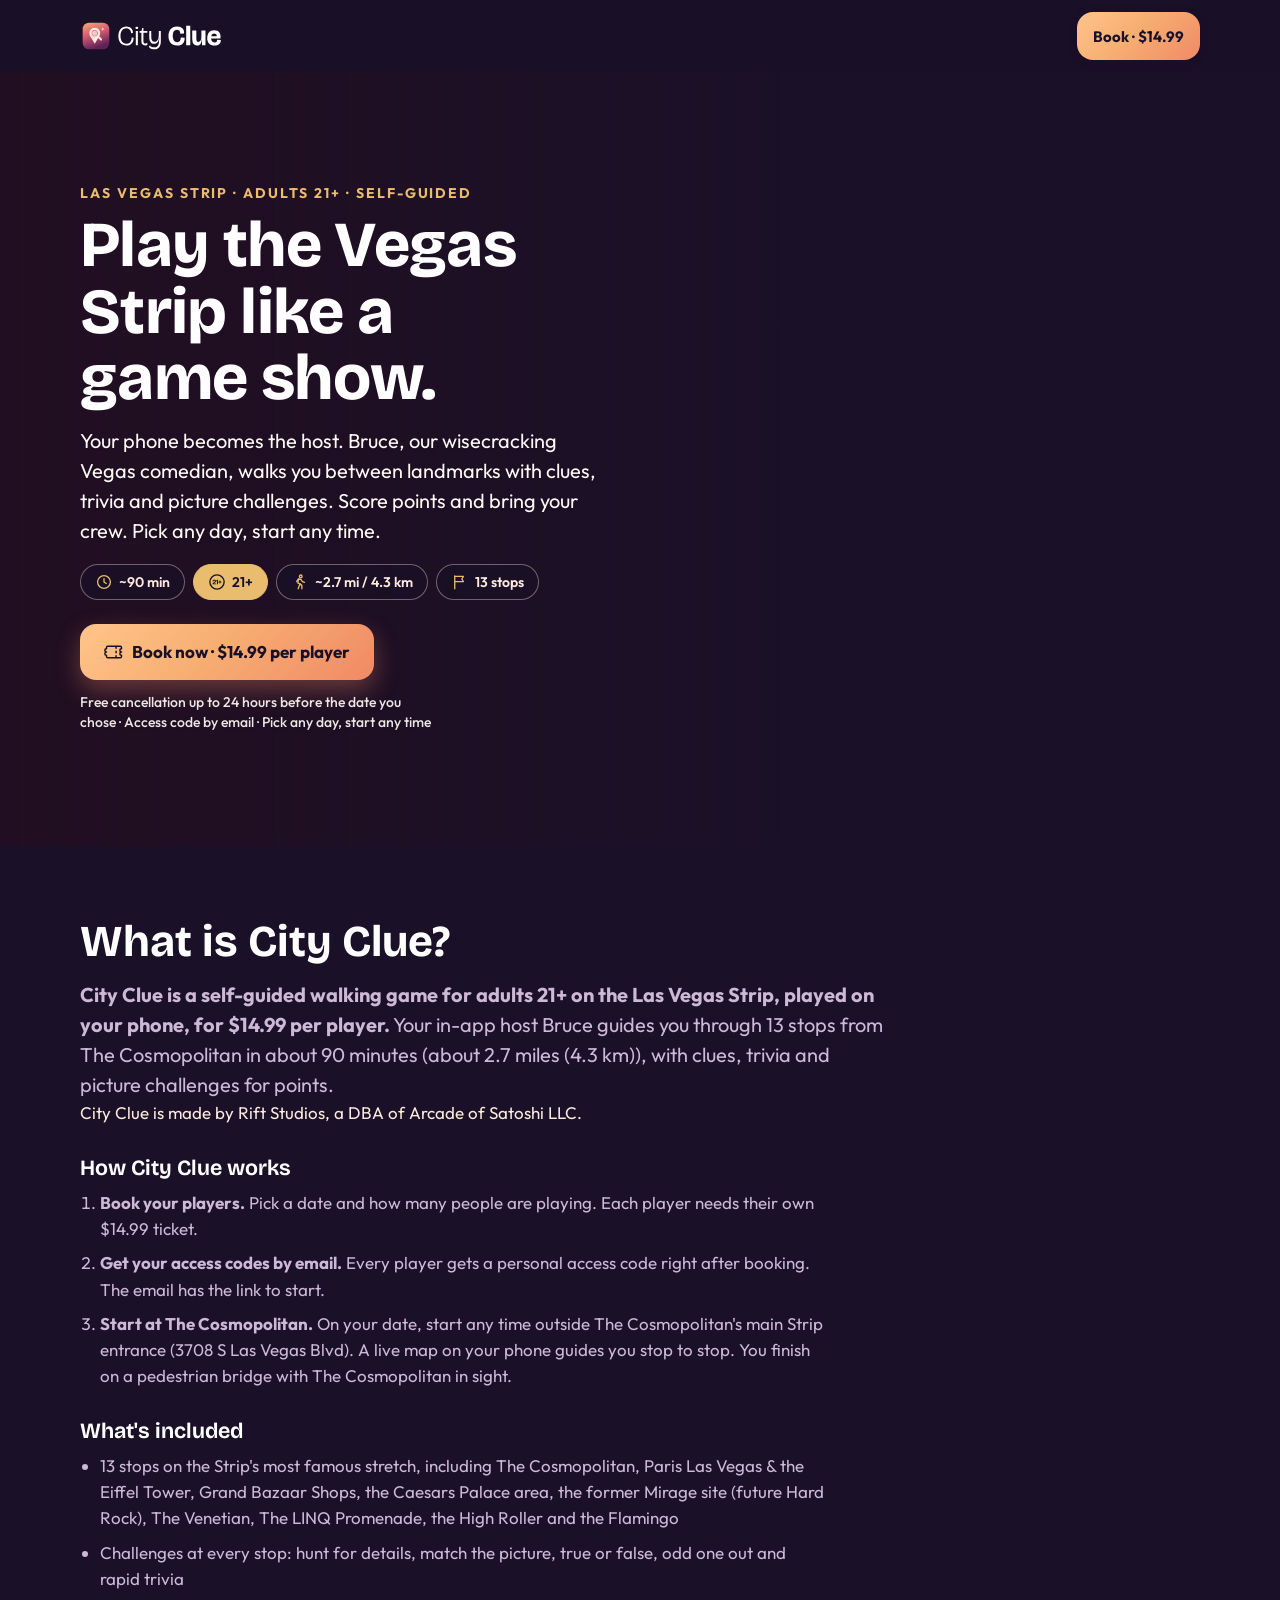
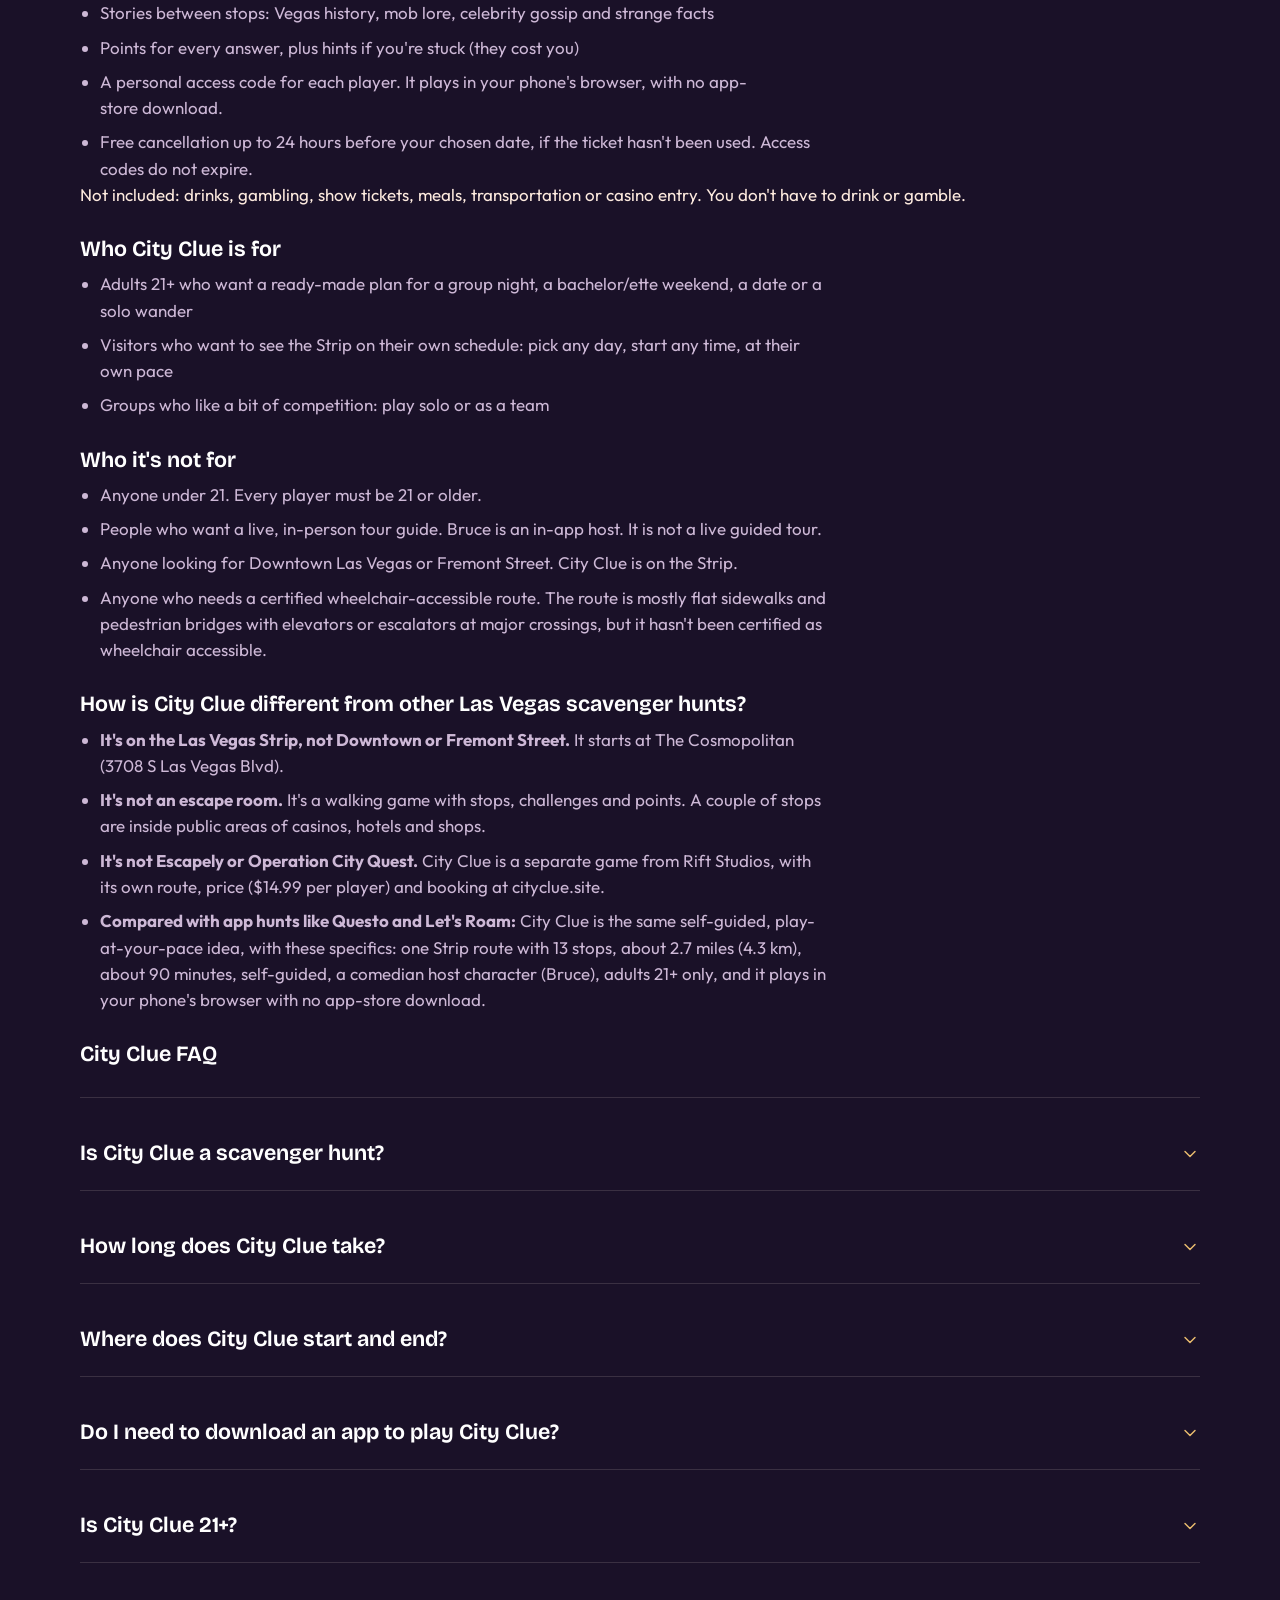
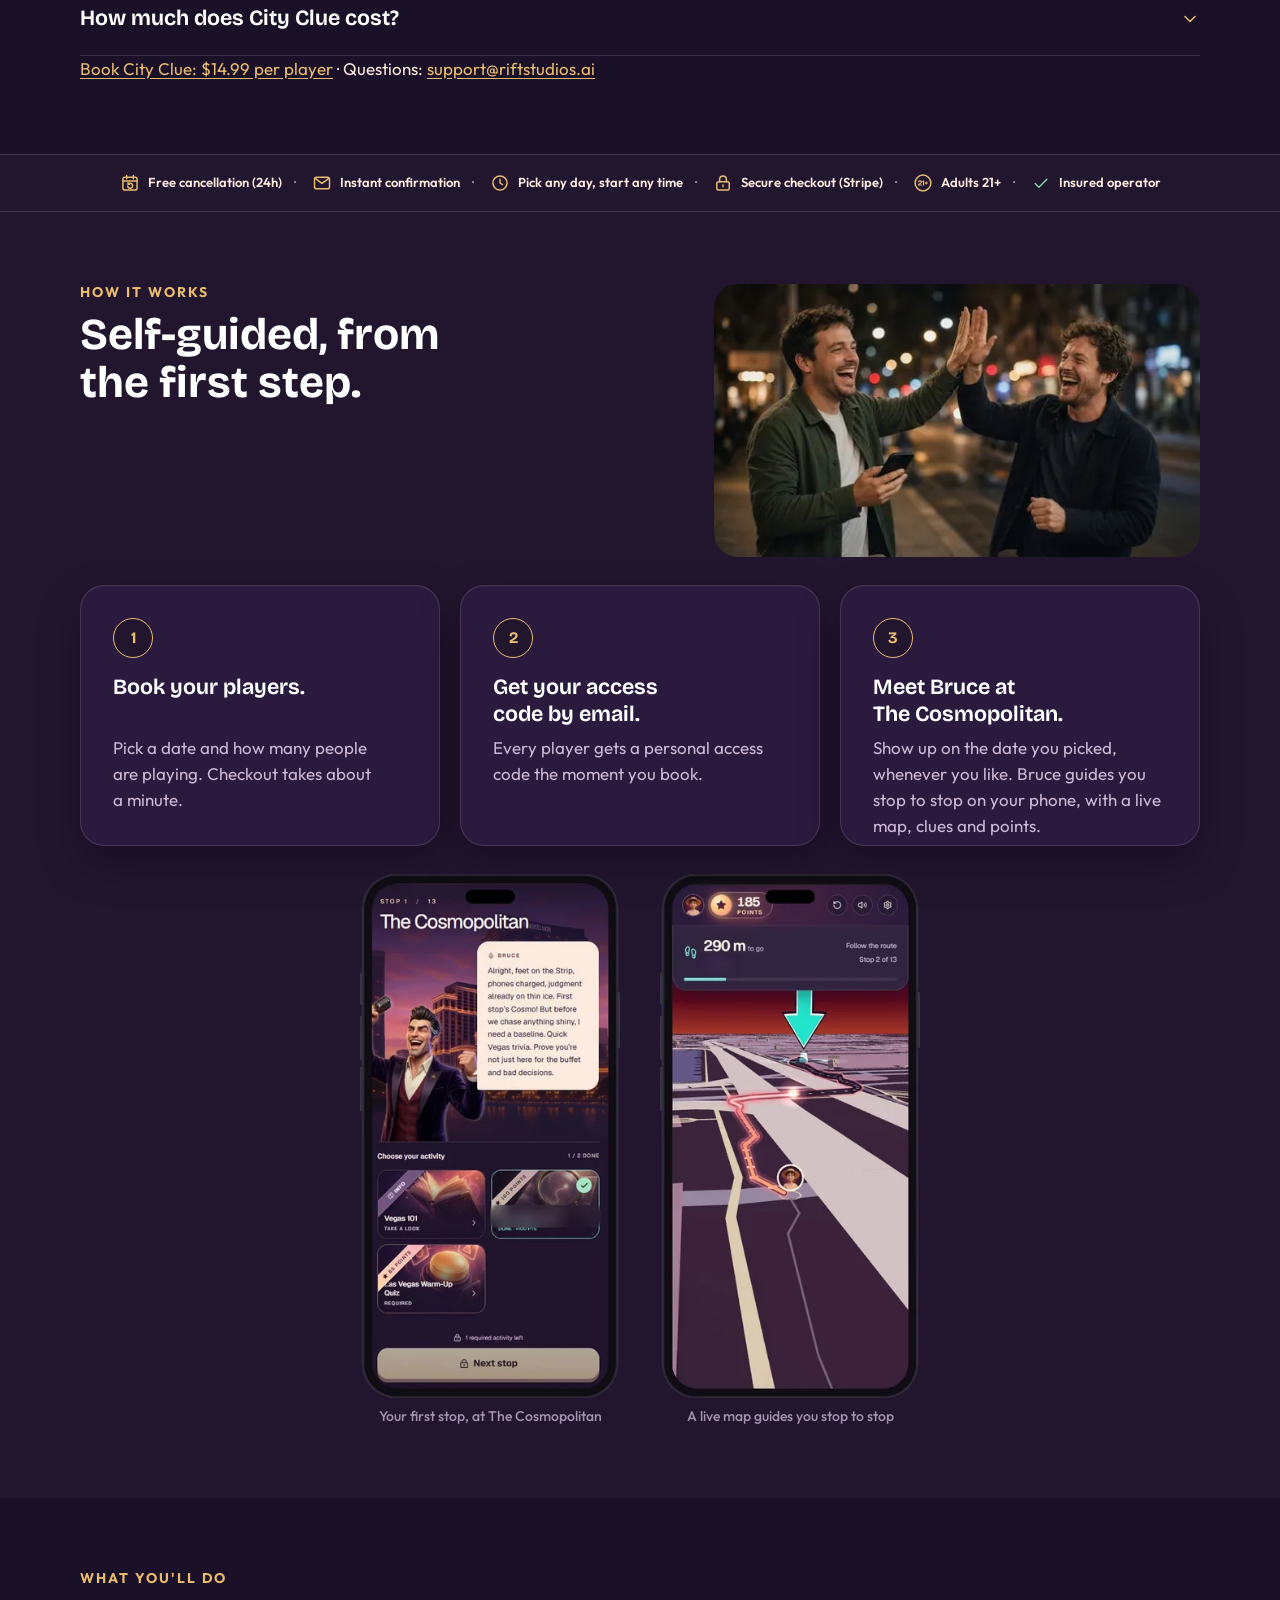
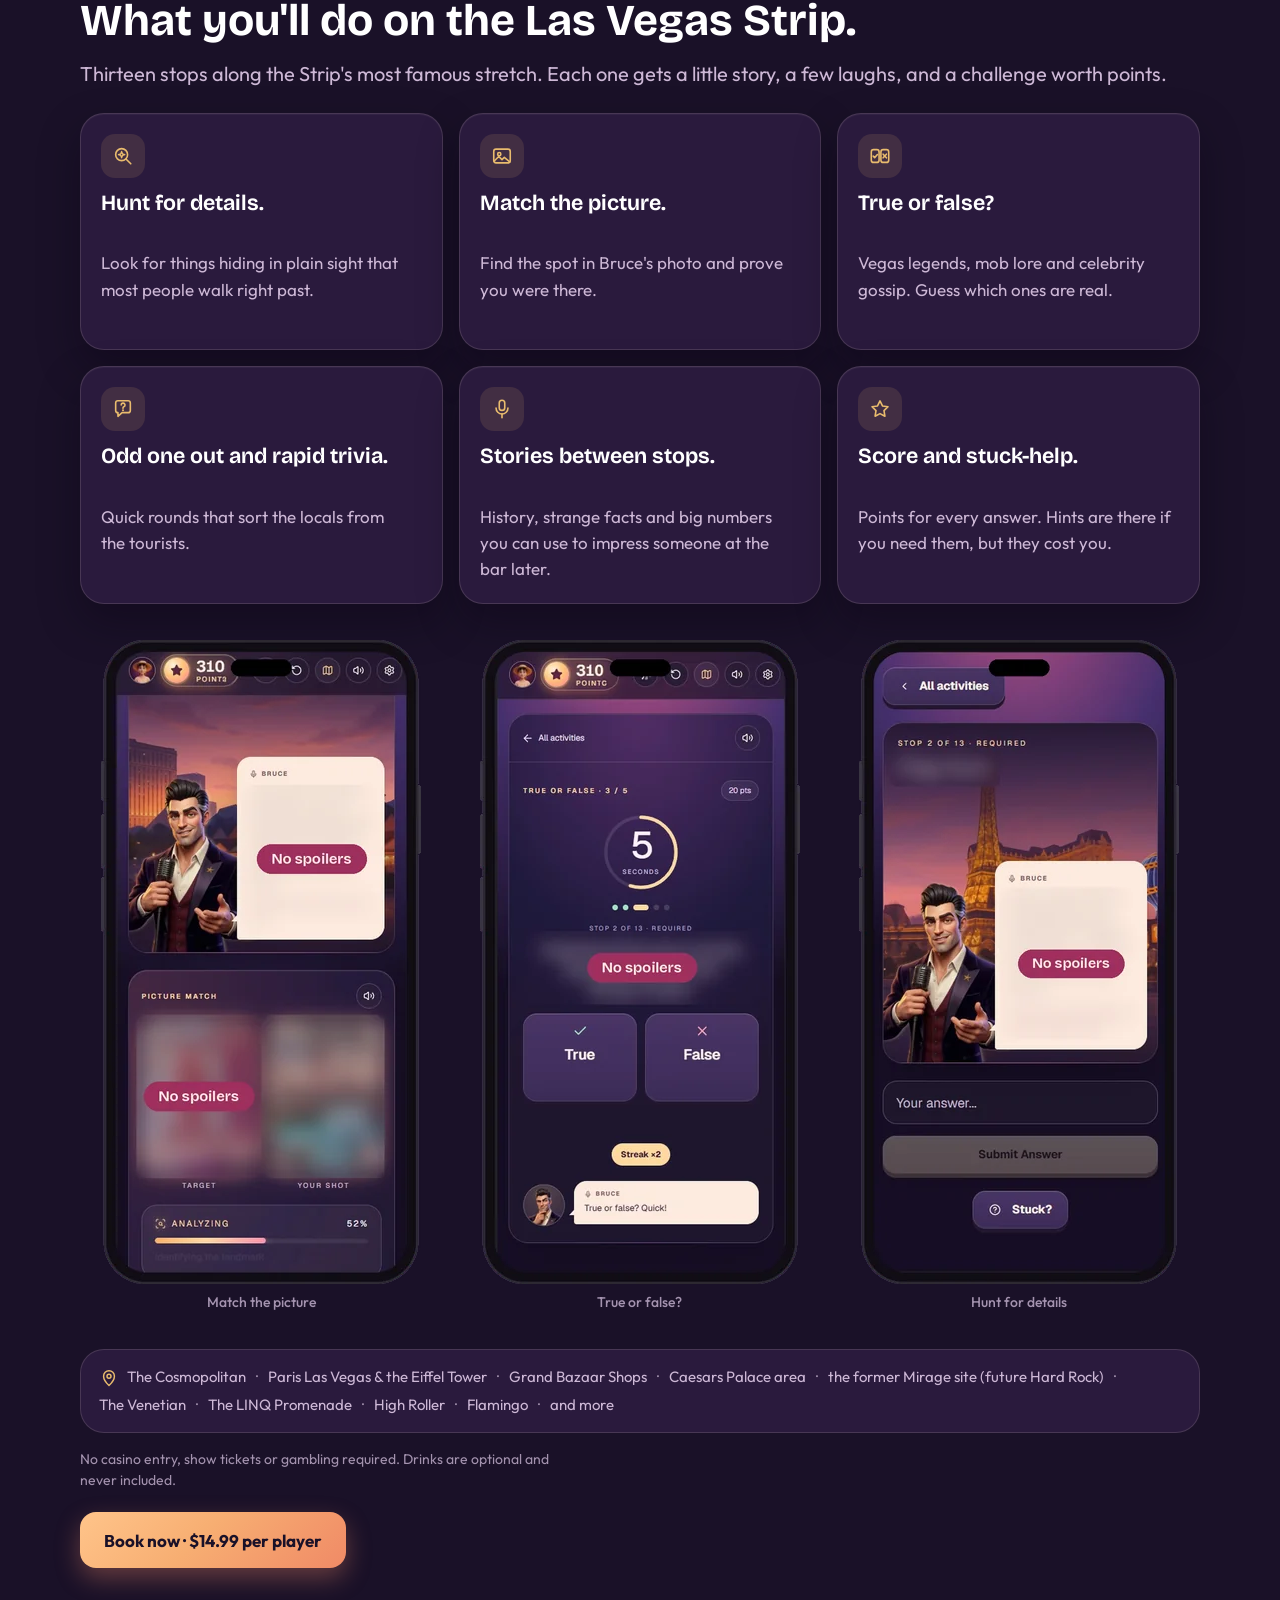
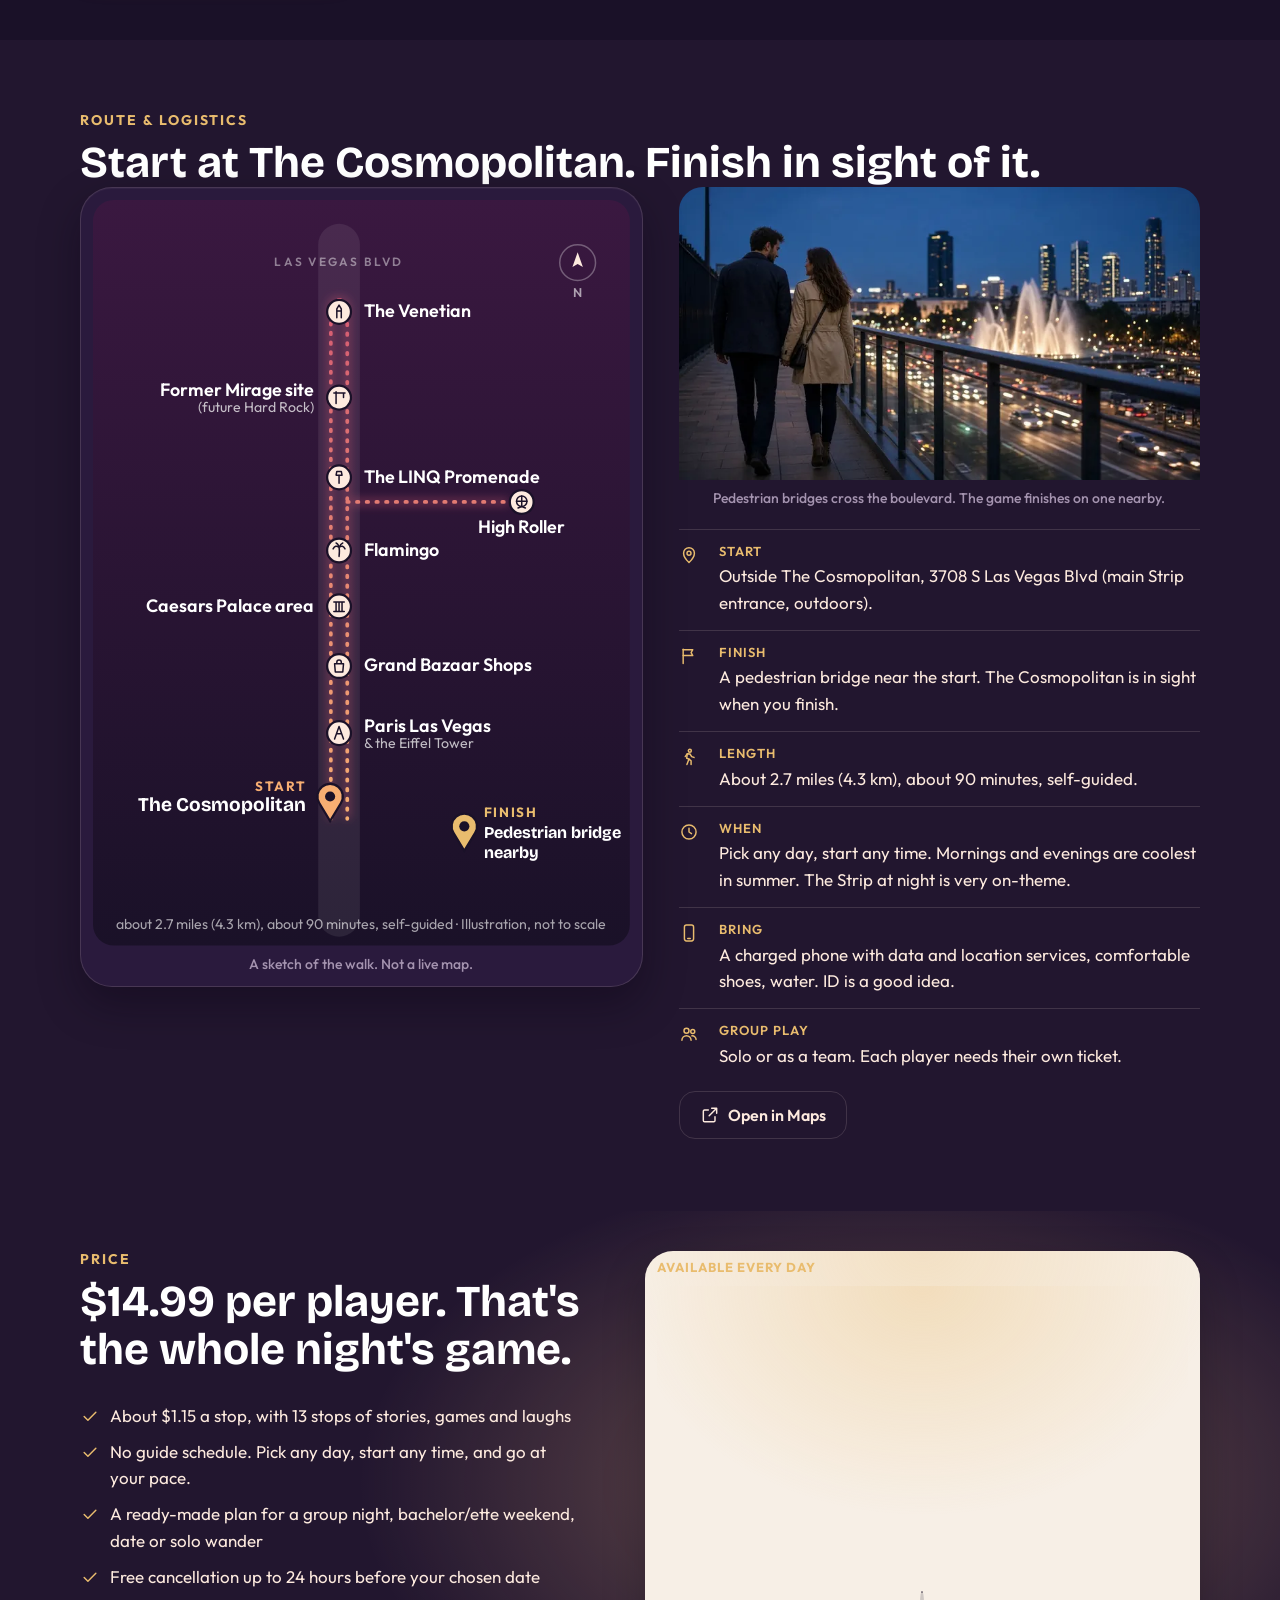
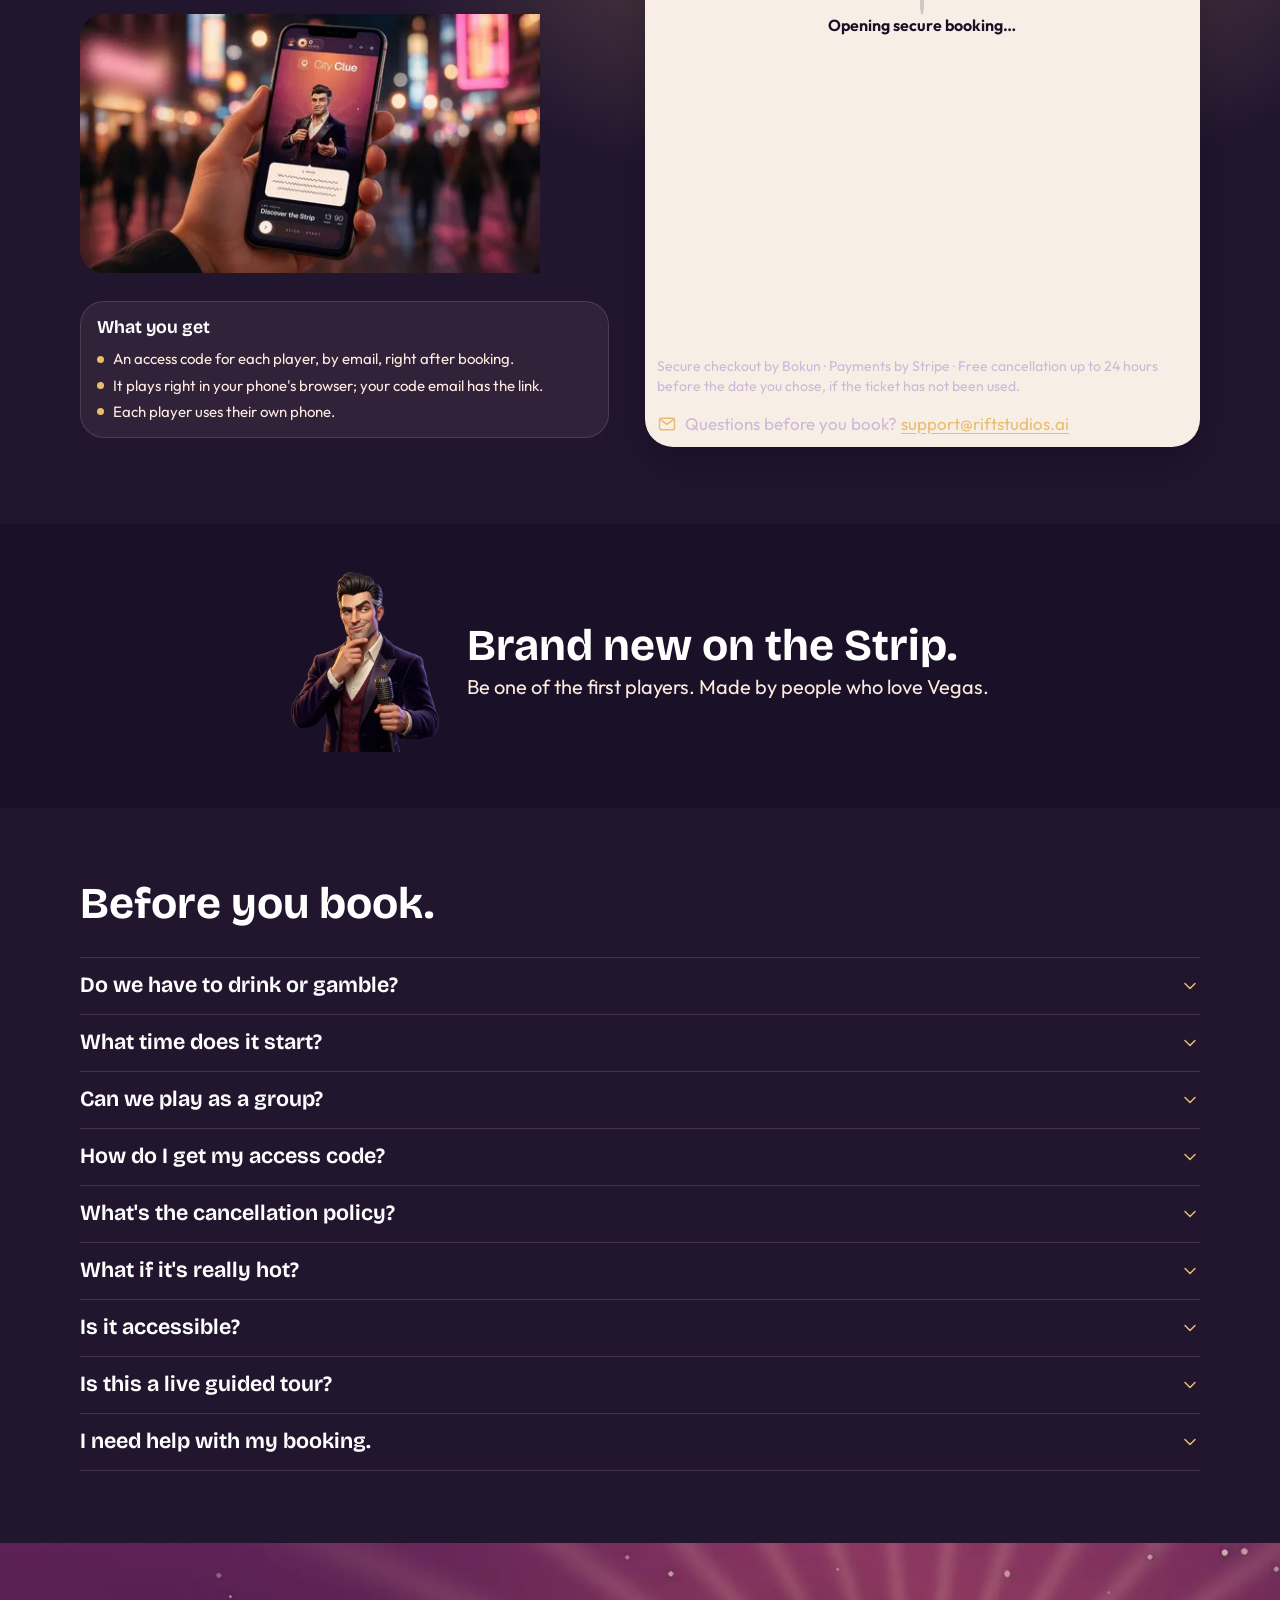
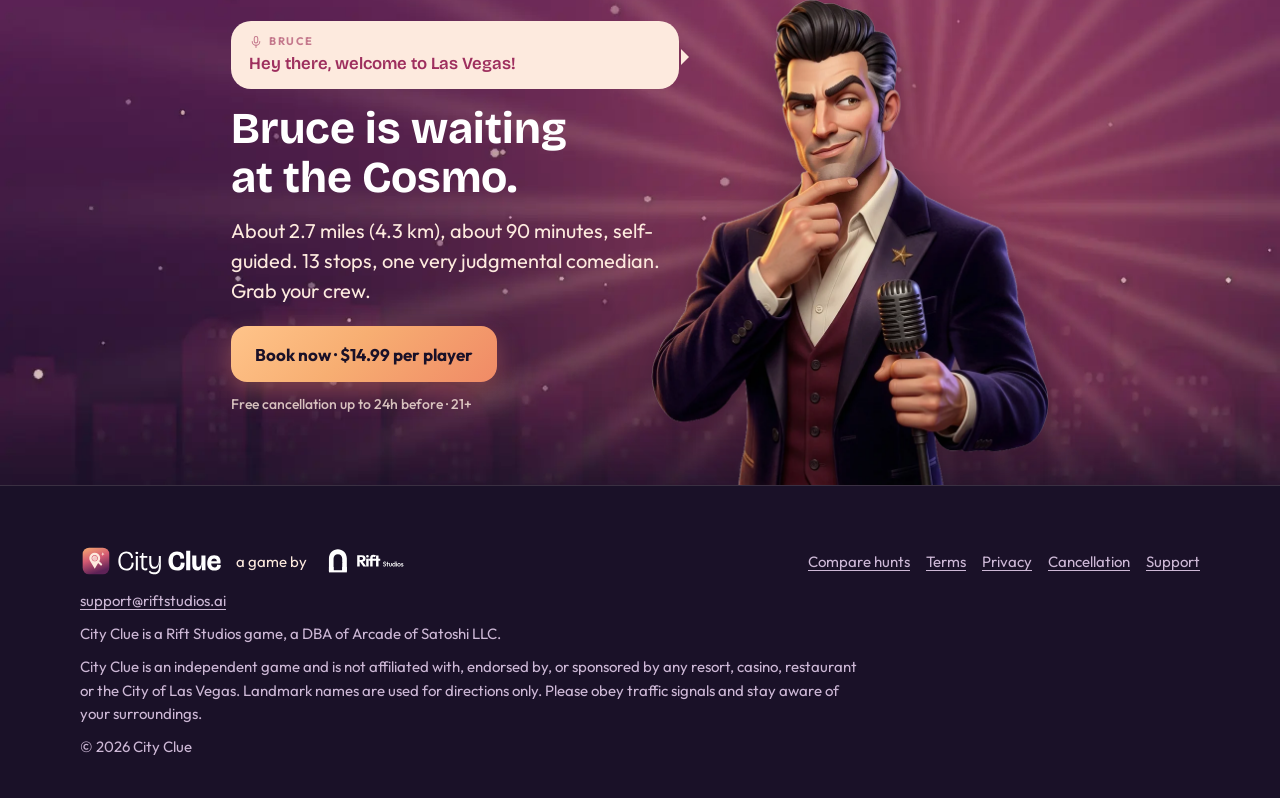
<file: index.html>
<!DOCTYPE html>
<html lang="en">
  <head>
    <meta charset="utf-8">
    <meta name="viewport" content="width=device-width, initial-scale=1, viewport-fit=cover">
    <title>Vegas Strip Scavenger Hunt Game (21+) | City Clue</title>
    <meta name="description" content="Las Vegas Strip walking game for adults. 13 stops, clues &amp; trivia with host Bruce. About 2.7 miles (4.3 km), about 90 minutes, self-guided. Any time. $14.99, free cancellation.">
    <meta name="theme-color" content="#1A1128">
    <meta name="referrer" content="strict-origin-when-cross-origin">
    <meta name="format-detection" content="telephone=no">
    <link rel="canonical" href="https://cityclue.site/">
    <link rel="icon" href="/favicon.ico" sizes="48x48">
    <link rel="icon" href="/favicon.svg" type="image/svg+xml">
    <link rel="icon" href="/favicon-32.png" type="image/png" sizes="32x32">
    <link rel="icon" href="/favicon-16.png" type="image/png" sizes="16x16">
    <link rel="apple-touch-icon" href="/apple-touch-icon.png">
    <link rel="manifest" href="/site.webmanifest">
    <meta property="og:type" content="website">
    <meta property="og:site_name" content="City Clue">
    <meta property="og:title" content="Vegas Strip Scavenger Hunt Game (21+) | City Clue">
    <meta property="og:description" content="Las Vegas Strip walking game for adults. 13 stops, clues &amp; trivia with host Bruce. About 2.7 miles (4.3 km), about 90 minutes, self-guided. Any time. $14.99, free cancellation.">
    <meta property="og:url" content="https://cityclue.site/">
    <meta property="og:image" content="https://cityclue.site/img/og/og-1200x630.jpg?v=3">
    <meta property="og:image:width" content="1200">
    <meta property="og:image:height" content="630">
    <meta property="og:image:alt" content="City Clue: Discover the Strip, a self-guided Las Vegas Strip game for adults 21+, $14.99 per player">
    <meta name="twitter:card" content="summary_large_image">
    <meta name="twitter:title" content="Vegas Strip Scavenger Hunt Game (21+) | City Clue">
    <meta name="twitter:description" content="Las Vegas Strip walking game for adults. 13 stops, clues &amp; trivia with host Bruce. About 2.7 miles (4.3 km), about 90 minutes, self-guided. Any time. $14.99, free cancellation.">
    <meta name="twitter:image" content="https://cityclue.site/img/og/og-1200x630.jpg?v=3">
    <meta name="twitter:image:alt" content="City Clue: Discover the Strip, a self-guided Las Vegas Strip game for adults 21+, $14.99 per player">
    <link rel="preload" href="/assets/fonts/bricolage-grotesque-latin.woff2" as="font" type="font/woff2" crossorigin>
    <link rel="stylesheet" href="/styles.css">
    <script type="application/ld+json">
      {
        "@context": "https://schema.org",
        "@graph": [
          {
            "@type": "Organization",
            "@id": "https://cityclue.site/#org",
            "name": "Rift Studios",
            "legalName": "Arcade of Satoshi LLC",
            "url": "https://cityclue.site",
            "email": "support@riftstudios.ai",
            "logo": "https://cityclue.site/favicon.svg",
            "brand": {
              "@type": "Brand",
              "name": "City Clue"
            },
            "sameAs": [
              "https://www.tripadvisor.com/Attraction_Review-g45963-d34750297-Reviews-City_Clue-Las_Vegas_Nevada.html"
            ]
          },
          {
            "@type": "TouristTrip",
            "@id": "https://cityclue.site/#trip",
            "name": "City Clue: Las Vegas Strip Self-Guided Walking Game",
            "alternateName": [
              "City Clue",
              "City Clue Las Vegas",
              "City Clue Las Vegas Strip Self Guided Walking Game for Adults",
              "Discover the Strip"
            ],
            "description": "A 21+ self-guided walking game on the Las Vegas Strip by Rift Studios. It starts at The Cosmopolitan of Las Vegas. 13 checkpoints. About 1 hr 30 min and about 2.7 mi / 4.3 km.",
            "touristType": "Adults 21+",
            "url": "https://cityclue.site/",
            "image": "https://cityclue.site/img/hero/hero-desktop-1440.jpg",
            "sameAs": [
              "https://www.tripadvisor.com/Attraction_Review-g45963-d34750297-Reviews-City_Clue-Las_Vegas_Nevada.html"
            ],
            "provider": {
              "@id": "https://cityclue.site/#org"
            },
            "tripOrigin": {
              "@type": "Place",
              "name": "The Cosmopolitan of Las Vegas",
              "address": "3708 S Las Vegas Blvd, Las Vegas, NV 89109"
            },
            "itinerary": {
              "@type": "ItemList",
              "itemListElement": [
                {
                  "@type": "ListItem",
                  "position": 1,
                  "item": {
                    "@type": "TouristAttraction",
                    "name": "The Cosmopolitan of Las Vegas (start)",
                    "address": "3708 S Las Vegas Blvd, Las Vegas, NV 89109"
                  }
                },
                {
                  "@type": "ListItem",
                  "position": 2,
                  "item": {
                    "@type": "TouristAttraction",
                    "name": "Las Vegas Strip pedestrian bridge (finish)"
                  }
                }
              ]
            },
            "offers": {
              "@type": "Offer",
              "@id": "https://cityclue.site/#offer",
              "price": "14.99",
              "priceCurrency": "USD",
              "availability": "https://schema.org/InStock",
              "url": "https://cityclue.site/#book-calendar",
              "description": "Per player.",
              "seller": {
                "@id": "https://cityclue.site/#org"
              },
              "priceSpecification": {
                "@type": "UnitPriceSpecification",
                "price": "14.99",
                "priceCurrency": "USD",
                "referenceQuantity": {
                  "@type": "QuantitativeValue",
                  "value": 1,
                  "unitText": "player"
                }
              },
              "hasMerchantReturnPolicy": {
                "@type": "MerchantReturnPolicy",
                "applicableCountry": "US",
                "merchantReturnLink": "https://cityclue.site/cancellation",
                "returnFees": "https://schema.org/FreeReturn",
                "refundType": "https://schema.org/FullRefund",
                "description": "You can cancel a City Clue ticket for a full refund up to 24 hours before the date you chose, as long as the ticket has not been used."
              }
            }
          },
          {
            "@type": "FAQPage",
            "@id": "https://cityclue.site/#faq",
            "mainEntity": [
              {
                "@type": "Question",
                "name": "Is City Clue a scavenger hunt?",
                "acceptedAnswer": {
                  "@type": "Answer",
                  "text": "Yes. City Clue is a scavenger-hunt-style walking game on the Las Vegas Strip. You walk 13 stops and score points by hunting for details, matching pictures and answering trivia. It's self-guided, not a live guided tour and not an escape room."
                }
              },
              {
                "@type": "Question",
                "name": "How long does City Clue take?",
                "acceptedAnswer": {
                  "@type": "Answer",
                  "text": "About 2.7 miles (4.3 km), about 90 minutes, self-guided, with 13 stops."
                }
              },
              {
                "@type": "Question",
                "name": "Where does City Clue start and end?",
                "acceptedAnswer": {
                  "@type": "Answer",
                  "text": "It starts outside The Cosmopolitan's main Strip entrance, 3708 S Las Vegas Blvd, Las Vegas. It finishes on a pedestrian bridge nearby, with The Cosmopolitan in sight."
                }
              },
              {
                "@type": "Question",
                "name": "Do I need to download an app to play City Clue?",
                "acceptedAnswer": {
                  "@type": "Answer",
                  "text": "No. There's no app-store download. City Clue plays in your phone's browser from the link in your access-code email. You'll need data, location services, and a charged battery."
                }
              },
              {
                "@type": "Question",
                "name": "Is City Clue 21+?",
                "acceptedAnswer": {
                  "@type": "Answer",
                  "text": "Yes. The game leans into casinos, cocktails and Strip nightlife, so every player must be 21 or older. Drinks and gambling are optional and not included."
                }
              },
              {
                "@type": "Question",
                "name": "How much does City Clue cost?",
                "acceptedAnswer": {
                  "@type": "Answer",
                  "text": "$14.99 per player. Each player needs their own ticket and gets their own access code. You can cancel a City Clue ticket for a full refund up to 24 hours before the date you chose, as long as the ticket has not been used. Access codes do not expire."
                }
              },
              {
                "@type": "Question",
                "name": "Do we have to drink or gamble?",
                "acceptedAnswer": {
                  "@type": "Answer",
                  "text": "No. You'll walk past bars and casinos, but drinks and gambling are optional and not included."
                }
              },
              {
                "@type": "Question",
                "name": "What time does it start?",
                "acceptedAnswer": {
                  "@type": "Answer",
                  "text": "On the date you pick, start whenever you want. There's no set start time."
                }
              },
              {
                "@type": "Question",
                "name": "Can we play as a group?",
                "acceptedAnswer": {
                  "@type": "Answer",
                  "text": "Yes. Play solo or as a team. Each player needs their own ticket."
                }
              },
              {
                "@type": "Question",
                "name": "How do I get my access code?",
                "acceptedAnswer": {
                  "@type": "Answer",
                  "text": "By email, right after booking. Each player gets their own access code. Check spam if it hasn't arrived after a few minutes."
                }
              },
              {
                "@type": "Question",
                "name": "What's the cancellation policy?",
                "acceptedAnswer": {
                  "@type": "Answer",
                  "text": "Free cancellation up to 24 hours before your chosen date for a full refund, as long as the ticket hasn't been used. Email support@riftstudios.ai with your booking reference. Marketplace bookings (for example, Viator) follow that marketplace's policy. Read the cancellation policy"
                }
              },
              {
                "@type": "Question",
                "name": "What if it's really hot?",
                "acceptedAnswer": {
                  "@type": "Answer",
                  "text": "Go in the morning or evening. Bring water. A couple of stops include short indoor cut-throughs."
                }
              },
              {
                "@type": "Question",
                "name": "Is it accessible?",
                "acceptedAnswer": {
                  "@type": "Answer",
                  "text": "Mostly flat sidewalks and pedestrian bridges with elevators or escalators at major crossings. It has not been certified as wheelchair accessible."
                }
              },
              {
                "@type": "Question",
                "name": "Is this a live guided tour?",
                "acceptedAnswer": {
                  "@type": "Answer",
                  "text": "No. Bruce is your in-app host, and you go at your own pace."
                }
              },
              {
                "@type": "Question",
                "name": "I need help with my booking.",
                "acceptedAnswer": {
                  "@type": "Answer",
                  "text": "Email support@riftstudios.ai and include your booking reference."
                }
              }
            ]
          }
        ]
      }
    </script>
  </head>
  <body id="top" data-page="home">
    <svg aria-hidden="true" xmlns="http://www.w3.org/2000/svg" style="display:none"><symbol id="i-hunt" viewBox="0 0 24 24" fill="none" stroke="currentColor" stroke-width="1.75" stroke-linecap="round" stroke-linejoin="round"><circle cx="10.5" cy="10.5" r="6.5"/><path d="m15.5 15.5 5 5"/><path d="M10.5 7l.9 2.6 2.6.9-2.6.9-.9 2.6-.9-2.6-2.6-.9 2.6-.9Z" stroke-width="1.4"/></symbol><symbol id="i-picture" viewBox="0 0 24 24" fill="none" stroke="currentColor" stroke-width="1.75" stroke-linecap="round" stroke-linejoin="round"><rect x="3" y="4.5" width="18" height="15" rx="2.5"/><circle cx="9" cy="10" r="1.75"/><path d="m3.5 17.5 5-5 3.5 3.5 2.5-2.5 6 5"/></symbol><symbol id="i-true-false" viewBox="0 0 24 24" fill="none" stroke="currentColor" stroke-width="1.75" stroke-linecap="round" stroke-linejoin="round"><rect x="2.5" y="5" width="8.5" height="14" rx="2.5"/><rect x="13" y="5" width="8.5" height="14" rx="2.5"/><path d="m4.6 12.2 1.6 1.6 3-3.4"/><path d="m15.4 10 3.6 4M19 10l-3.6 4"/></symbol><symbol id="i-trivia" viewBox="0 0 24 24" fill="none" stroke="currentColor" stroke-width="1.75" stroke-linecap="round" stroke-linejoin="round"><path d="M4 5.5A2.5 2.5 0 0 1 6.5 3h11A2.5 2.5 0 0 1 20 5.5v8a2.5 2.5 0 0 1-2.5 2.5H11l-4.5 4v-4h0A2.5 2.5 0 0 1 4 13.5Z"/><path d="M10 7.7a2.1 2.1 0 1 1 2.9 1.9c-.6.3-.9.8-.9 1.4v.3"/><path d="M12 13.4h.01" stroke-width="2.2"/></symbol><symbol id="i-map" viewBox="0 0 24 24" fill="none" stroke="currentColor" stroke-width="1.75" stroke-linecap="round" stroke-linejoin="round"><path d="M9 4 3.5 6v14L9 18l6 2 5.5-2V4L15 6Z"/><path d="M9 4v14M15 6v14"/></symbol><symbol id="i-points" viewBox="0 0 24 24" fill="none" stroke="currentColor" stroke-width="1.75" stroke-linecap="round" stroke-linejoin="round"><path d="m12 3.2 2.7 5.5 6 .9-4.35 4.25 1 6L12 17l-5.35 2.85 1-6L3.3 9.6l6-.9Z"/></symbol><symbol id="i-cancel" viewBox="0 0 24 24" fill="none" stroke="currentColor" stroke-width="1.75" stroke-linecap="round" stroke-linejoin="round"><rect x="3.5" y="5" width="17" height="15.5" rx="2.5"/><path d="M3.5 9.5h17M8 3v4M16 3v4"/><path d="M9.2 15.5a3 3 0 1 0 .9-2.4"/><path d="M9.6 11.6v1.9h1.9"/></symbol><symbol id="i-clock" viewBox="0 0 24 24" fill="none" stroke="currentColor" stroke-width="1.75" stroke-linecap="round" stroke-linejoin="round"><circle cx="12" cy="12" r="8.5"/><path d="M12 7.5V12l3 2"/></symbol><symbol id="i-walk" viewBox="0 0 24 24" fill="none" stroke="currentColor" stroke-width="1.75" stroke-linecap="round" stroke-linejoin="round"><circle cx="13" cy="4.5" r="1.8"/><path d="m9.5 21 2.5-6.5 2.5 2V21"/><path d="M7.5 11.5 10 8l3.2.4 2 3.1 2.8 1"/><path d="m10 8-.8 5.5 2.8 1"/></symbol><symbol id="i-pin" viewBox="0 0 24 24" fill="none" stroke="currentColor" stroke-width="1.75" stroke-linecap="round" stroke-linejoin="round"><path d="M12 21s-6.5-6.2-6.5-11.2a6.5 6.5 0 0 1 13 0C18.5 14.8 12 21 12 21Z"/><circle cx="12" cy="9.8" r="2.4"/></symbol><symbol id="i-stops" viewBox="0 0 24 24" fill="none" stroke="currentColor" stroke-width="1.75" stroke-linecap="round" stroke-linejoin="round"><path d="M5 21V4"/><path d="M5 4.5h11.5l-2 3.5 2 3.5H5"/></symbol><symbol id="i-cocktail" viewBox="0 0 24 24" fill="none" stroke="currentColor" stroke-width="1.75" stroke-linecap="round" stroke-linejoin="round"><path d="M4 4h16l-8 9Z"/><path d="M12 13v7M8 20.5h8"/><path d="M15.5 4 18 1.8"/></symbol><symbol id="i-lock" viewBox="0 0 24 24" fill="none" stroke="currentColor" stroke-width="1.75" stroke-linecap="round" stroke-linejoin="round"><rect x="4.5" y="10.5" width="15" height="10" rx="2.5"/><path d="M8 10.5V7.5a4 4 0 0 1 8 0v3"/><path d="M12 14.5v2"/></symbol><symbol id="i-mail" viewBox="0 0 24 24" fill="none" stroke="currentColor" stroke-width="1.75" stroke-linecap="round" stroke-linejoin="round"><rect x="3" y="5" width="18" height="14" rx="2.5"/><path d="m3.8 6.5 8.2 6 8.2-6"/></symbol><symbol id="i-ticket" viewBox="0 0 24 24" fill="none" stroke="currentColor" stroke-width="1.75" stroke-linecap="round" stroke-linejoin="round"><path d="M3 8a2 2 0 0 0 0 4v0a2 2 0 0 0 0 4v1.5A1.5 1.5 0 0 0 4.5 19h15a1.5 1.5 0 0 0 1.5-1.5V16a2 2 0 0 1 0-4 2 2 0 0 1 0-4V6.5A1.5 1.5 0 0 0 19.5 5h-15A1.5 1.5 0 0 0 3 6.5Z"/><path d="M14.5 5.5v2M14.5 11v2M14.5 16.5v2"/></symbol><symbol id="i-phone" viewBox="0 0 24 24" fill="none" stroke="currentColor" stroke-width="1.75" stroke-linecap="round" stroke-linejoin="round"><rect x="6.5" y="2.5" width="11" height="19" rx="2.5"/><path d="M10.5 18.5h3"/></symbol><symbol id="i-group" viewBox="0 0 24 24" fill="none" stroke="currentColor" stroke-width="1.75" stroke-linecap="round" stroke-linejoin="round"><circle cx="9" cy="8" r="3"/><path d="M3.5 19.5a5.5 5.5 0 0 1 11 0"/><circle cx="16.5" cy="9" r="2.4"/><path d="M15.5 14.2a4.6 4.6 0 0 1 5 4.3"/></symbol><symbol id="i-mic" viewBox="0 0 24 24" fill="none" stroke="currentColor" stroke-width="1.75" stroke-linecap="round" stroke-linejoin="round"><rect x="9" y="2.5" width="6" height="11" rx="3"/><path d="M5.5 11a6.5 6.5 0 0 0 13 0"/><path d="M12 17.5v4"/></symbol><symbol id="i-hint" viewBox="0 0 24 24" fill="none" stroke="currentColor" stroke-width="1.75" stroke-linecap="round" stroke-linejoin="round"><path d="M9 17.5h6M10 21h4"/><path d="M12 3a6 6 0 0 0-3.5 10.9c.6.5 1 1.2 1 2V16h5v-.1c0-.8.4-1.5 1-2A6 6 0 0 0 12 3Z"/></symbol><symbol id="i-check" viewBox="0 0 24 24" fill="none" stroke="currentColor" stroke-width="1.75" stroke-linecap="round" stroke-linejoin="round"><path d="m5 12.5 4.5 4.5L19 7.5"/></symbol><symbol id="i-chevron-down" viewBox="0 0 24 24" fill="none" stroke="currentColor" stroke-width="1.75" stroke-linecap="round" stroke-linejoin="round"><path d="m6 9 6 6 6-6"/></symbol><symbol id="i-arrow-right" viewBox="0 0 24 24" fill="none" stroke="currentColor" stroke-width="1.75" stroke-linecap="round" stroke-linejoin="round"><path d="M4.5 12h15M13.5 6l6 6-6 6"/></symbol><symbol id="i-external" viewBox="0 0 24 24" fill="none" stroke="currentColor" stroke-width="1.75" stroke-linecap="round" stroke-linejoin="round"><path d="M14 4h6v6M20 4l-9 9"/><path d="M18 14v4.5a1.5 1.5 0 0 1-1.5 1.5h-11A1.5 1.5 0 0 1 4 18.5v-11A1.5 1.5 0 0 1 5.5 6H10"/></symbol><symbol id="i-age-21" viewBox="0 0 24 24" fill="none" stroke="currentColor" stroke-width="1.75" stroke-linecap="round" stroke-linejoin="round"><circle cx="12" cy="12" r="9.5"/><path d="M6.1227318359375005 15.036V13.56214697265625L8.350975878906251 12.009804199218749Q8.54417587890625 11.87855146484375 8.696894531249999 11.730432812499998Q8.84961318359375 11.58231416015625 8.95817138671875 11.418555957031248Q9.06672958984375 11.25479775390625 9.127141650390625 11.084906591796875Q9.1875537109375 10.9150154296875 9.1875537109375 10.73101767578125Q9.1875537109375 10.514512207031249 9.0839009765625 10.351060595703125Q8.9802482421875 10.187608984375 8.79287685546875 10.098983740234374Q8.60550546875 10.01035849609375 8.3411626953125 10.01035849609375Q8.04982861328125 10.01035849609375 7.85448359375 10.117999169921873Q7.65913857421875 10.225639843749999 7.553647412109376 10.405959619140624Q7.44815625 10.58627939453125 7.4214771484375 10.804623291015625Q7.3947980468750005 11.0229671875 7.432208984375 11.252347265625L6.0914482421875 11.12231865234375Q6.00251640625 10.406558203125 6.2527582031249995 9.894425244140624Q6.503 9.38229228515625 7.049174755859375 9.108746142578125Q7.59534951171875 8.8352 8.38409677734375 8.8352Q9.08513857421875 8.8352 9.581326513671875 9.049867041015625Q10.077514453125001 9.26453408203125 10.341555126953125 9.67485498046875Q10.60559580078125 10.085175878906249 10.60559580078125 10.65987041015625Q10.60559580078125 11.0800044921875 10.48139580078125 11.419484716796875Q10.35719580078125 11.75896494140625 10.13302216796875 12.035578125Q9.908848535156249 12.31219130859375 9.61230126953125 12.552924267578124Q9.31575400390625 12.7936572265625 8.97105947265625 13.016296777343749L7.75483115234375 13.824654687499999V13.8614546875L10.6871671875 13.8442810546875V15.036Z M11.881320898437501 15.036V10.930365234375H11.07233408203125V9.707978125Q11.44585498046875 9.707978125 11.709281347656251 9.578563818359374Q11.97270771484375 9.44914951171875 12.064094531250001 8.963999999999999H13.30733662109375V15.036Z M15.348487792968752 13.94181318359375V10.08823505859375H16.499112207031253V13.94181318359375ZM14.066624121093753 12.56794951171875V11.454125097656249H17.78097587890625V12.56794951171875Z" fill="currentColor" stroke="none"/></symbol></svg>
    <a class="skip" href="#main">Skip to content</a>
    <header class="site-header">
      <div class="wrap header-inner">
        <a class="logo" href="/">
          <img src="/img/logo/cityclue-logo-light.svg" width="122" height="28" alt="City Clue">
        </a>
        <a class="btn-primary btn-header" data-cta="header" href="#book-calendar">Book · $14.99</a>
      </div>
    </header>

    <main id="main">
      <!-- Photo hero variant: add class "is-photo" on this section to crop in lifestyle/hero-group. The illustrated hero stays the default. If you switch, remove loading="lazy" from the photo so it can be the LCP image. -->
      <section class="hero" aria-labelledby="hero-title">
        <div class="hero-media">
          <picture class="hero-art hero-art-designed">
            <source media="(min-width:900px)" type="image/webp" srcset="/img/hero/hero-desktop-960.webp 960w, /img/hero/hero-desktop-1440.webp 1440w, /img/hero/hero-desktop-1920.webp 1920w, /img/hero/hero-desktop-2400.webp 2400w" sizes="100vw">
            <source type="image/webp" srcset="/img/hero/hero-mobile-640.webp 640w, /img/hero/hero-mobile-1080.webp 1080w" sizes="100vw">
            <img src="/img/hero/hero-mobile-1080.jpg" width="1080" height="1350" fetchpriority="high" decoding="async" alt="Bruce, City Clue's cartoon comedian host, next to a phone showing the game's first stop at The Cosmopolitan, against a glowing Las Vegas dusk sky">
          </picture>
          <picture class="hero-art hero-art-photo">
            <source type="image/webp" srcset="/img/lifestyle/hero-group-480.webp 480w, /img/lifestyle/hero-group-768.webp 768w, /img/lifestyle/hero-group-1080.webp 1080w" sizes="100vw">
            <img src="/img/lifestyle/hero-group-1280.jpg" width="1280" height="720" loading="lazy" decoding="async" alt="Four adults laugh at a phone on a sidewalk at dusk, with neon lights behind them.">
          </picture>
        </div>
        <div class="wrap hero-copy">
          <p class="eyebrow">Las Vegas Strip · Adults 21+ · Self-guided</p>
          <h1 id="hero-title">Play the Vegas Strip like a game show.</h1>
          <p class="lede">Your phone becomes the host. Bruce, our wisecracking Vegas comedian, walks you between landmarks with clues, trivia and picture challenges. Score points and bring your crew. Pick any day, start any time.</p>
          <ul class="chips">
            <li class="chip"><svg class="icon" aria-hidden="true"><use href="#i-clock"></use></svg>~90 min</li>
            <li class="chip chip-age"><svg class="icon" aria-hidden="true"><use href="#i-age-21"></use></svg>21+</li>
            <li class="chip"><svg class="icon" aria-hidden="true"><use href="#i-walk"></use></svg>~2.7 mi / 4.3 km</li>
            <li class="chip"><svg class="icon" aria-hidden="true"><use href="#i-stops"></use></svg>13 stops</li>
          </ul>
          <div class="cta-row">
            <a class="btn-primary" data-cta="hero" href="#book-calendar"><svg class="icon" aria-hidden="true"><use href="#i-ticket"></use></svg>Book now · $14.99 per player</a>
            <p class="micro">Free cancellation up to 24 hours before the date you chose · Access code by email · Pick any day, start any time</p>
          </div>
        </div>
      </section>

      <section class="section" id="what-is-city-clue" aria-labelledby="what-is-title">
        <div class="wrap">
          <h2 id="what-is-title">What is City Clue?</h2>
          <p class="lede"><strong>City Clue is a self-guided walking game for adults 21+ on the Las Vegas Strip, played on your phone, for $14.99 per player.</strong> Your in-app host Bruce guides you through 13 stops from The Cosmopolitan in about 90 minutes (about 2.7 miles (4.3 km)), with clues, trivia and picture challenges for points.</p>
          <p>City Clue is made by Rift Studios, a DBA of Arcade of Satoshi LLC.</p>

          <h3>How City Clue works</h3>
          <ol>
            <li><strong>Book your players.</strong> Pick a date and how many people are playing. Each player needs their own $14.99 ticket.</li>
            <li><strong>Get your access codes by email.</strong> Every player gets a personal access code right after booking. The email has the link to start.</li>
            <li><strong>Start at The Cosmopolitan.</strong> On your date, start any time outside The Cosmopolitan's main Strip entrance (3708 S Las Vegas Blvd). A live map on your phone guides you stop to stop. You finish on a pedestrian bridge with The Cosmopolitan in sight.</li>
          </ol>

          <h3>What's included</h3>
          <ul>
            <li>13 stops on the Strip's most famous stretch, including The Cosmopolitan, Paris Las Vegas &amp; the Eiffel Tower, Grand Bazaar Shops, the Caesars Palace area, the former Mirage site (future Hard Rock), The Venetian, The LINQ Promenade, the High Roller and the Flamingo</li>
            <li>Challenges at every stop: hunt for details, match the picture, true or false, odd one out and rapid trivia</li>
            <li>Stories between stops: Vegas history, mob lore, celebrity gossip and strange facts</li>
            <li>Points for every answer, plus hints if you're stuck (they cost you)</li>
            <li>A personal access code for each player. It plays in your phone's browser, with no app-store download.</li>
            <li>Free cancellation up to 24 hours before your chosen date, if the ticket hasn't been used. Access codes do not expire.</li>
          </ul>
          <p>Not included: drinks, gambling, show tickets, meals, transportation or casino entry. You don't have to drink or gamble.</p>

          <h3>Who City Clue is for</h3>
          <ul>
            <li>Adults 21+ who want a ready-made plan for a group night, a bachelor/ette weekend, a date or a solo wander</li>
            <li>Visitors who want to see the Strip on their own schedule: pick any day, start any time, at their own pace</li>
            <li>Groups who like a bit of competition: play solo or as a team</li>
          </ul>

          <h3>Who it's not for</h3>
          <ul>
            <li>Anyone under 21. Every player must be 21 or older.</li>
            <li>People who want a live, in-person tour guide. Bruce is an in-app host. It is not a live guided tour.</li>
            <li>Anyone looking for Downtown Las Vegas or Fremont Street. City Clue is on the Strip.</li>
            <li>Anyone who needs a certified wheelchair-accessible route. The route is mostly flat sidewalks and pedestrian bridges with elevators or escalators at major crossings, but it hasn't been certified as wheelchair accessible.</li>
          </ul>

          <h3>How is City Clue different from other Las Vegas scavenger hunts?</h3>
          <ul>
            <li><strong>It's on the Las Vegas Strip, not Downtown or Fremont Street.</strong> It starts at The Cosmopolitan (3708 S Las Vegas Blvd).</li>
            <li><strong>It's not an escape room.</strong> It's a walking game with stops, challenges and points. A couple of stops are inside public areas of casinos, hotels and shops.</li>
            <li><strong>It's not Escapely or Operation City Quest.</strong> City Clue is a separate game from Rift Studios, with its own route, price ($14.99 per player) and booking at cityclue.site.</li>
            <li><strong>Compared with app hunts like Questo and Let's Roam:</strong> City Clue is the same self-guided, play-at-your-pace idea, with these specifics: one Strip route with 13 stops, about 2.7 miles (4.3 km), about 90 minutes, self-guided, a comedian host character (Bruce), adults 21+ only, and it plays in your phone's browser with no app-store download.</li>
          </ul>

          <h3>City Clue FAQ</h3>
          <div class="faq-list">
            <div class="faq-item">
              <h3><button type="button" id="what-faq-1" aria-expanded="false" aria-controls="what-faq-panel-1"><span>Is City Clue a scavenger hunt?</span><svg class="icon" aria-hidden="true"><use href="#i-chevron-down"></use></svg></button></h3>
              <div id="what-faq-panel-1" role="region" aria-labelledby="what-faq-1" hidden><p>Yes. City Clue is a scavenger-hunt-style walking game on the Las Vegas Strip. You walk 13 stops and score points by hunting for details, matching pictures and answering trivia. It's self-guided, not a live guided tour and not an escape room.</p></div>
            </div>
            <div class="faq-item">
              <h3><button type="button" id="what-faq-2" aria-expanded="false" aria-controls="what-faq-panel-2"><span>How long does City Clue take?</span><svg class="icon" aria-hidden="true"><use href="#i-chevron-down"></use></svg></button></h3>
              <div id="what-faq-panel-2" role="region" aria-labelledby="what-faq-2" hidden><p>About 2.7 miles (4.3 km), about 90 minutes, self-guided, with 13 stops.</p></div>
            </div>
            <div class="faq-item">
              <h3><button type="button" id="what-faq-3" aria-expanded="false" aria-controls="what-faq-panel-3"><span>Where does City Clue start and end?</span><svg class="icon" aria-hidden="true"><use href="#i-chevron-down"></use></svg></button></h3>
              <div id="what-faq-panel-3" role="region" aria-labelledby="what-faq-3" hidden><p>It starts outside The Cosmopolitan's main Strip entrance, 3708 S Las Vegas Blvd, Las Vegas. It finishes on a pedestrian bridge nearby, with The Cosmopolitan in sight.</p></div>
            </div>
            <div class="faq-item">
              <h3><button type="button" id="what-faq-4" aria-expanded="false" aria-controls="what-faq-panel-4"><span>Do I need to download an app to play City Clue?</span><svg class="icon" aria-hidden="true"><use href="#i-chevron-down"></use></svg></button></h3>
              <div id="what-faq-panel-4" role="region" aria-labelledby="what-faq-4" hidden><p>No. There's no app-store download. City Clue plays in your phone's browser from the link in your access-code email. You'll need data, location services, and a charged battery.</p></div>
            </div>
            <div class="faq-item">
              <h3><button type="button" id="what-faq-5" aria-expanded="false" aria-controls="what-faq-panel-5"><span>Is City Clue 21+?</span><svg class="icon" aria-hidden="true"><use href="#i-chevron-down"></use></svg></button></h3>
              <div id="what-faq-panel-5" role="region" aria-labelledby="what-faq-5" hidden><p>Yes. The game leans into casinos, cocktails and Strip nightlife, so every player must be 21 or older. Drinks and gambling are optional and not included.</p></div>
            </div>
            <div class="faq-item">
              <h3><button type="button" id="what-faq-6" aria-expanded="false" aria-controls="what-faq-panel-6"><span>How much does City Clue cost?</span><svg class="icon" aria-hidden="true"><use href="#i-chevron-down"></use></svg></button></h3>
              <div id="what-faq-panel-6" role="region" aria-labelledby="what-faq-6" hidden><p>$14.99 per player. Each player needs their own ticket and gets their own access code. You can cancel a City Clue ticket for a full refund up to 24 hours before the date you chose, as long as the ticket has not been used. Access codes do not expire.</p></div>
            </div>
          </div>
          <p><a href="#book-calendar" data-cta="features">Book City Clue: $14.99 per player</a> · Questions: <a data-track="support_email_click" href="mailto:support@riftstudios.ai">support@riftstudios.ai</a></p>
        </div>
      </section>

      <section class="trust" aria-label="Booking details">
        <div class="wrap">
          <ul class="trust-row">
            <li class="trust-item"><svg class="icon" aria-hidden="true"><use href="#i-cancel"></use></svg>Free cancellation (24h)</li>
            <li class="trust-item"><svg class="icon" aria-hidden="true"><use href="#i-mail"></use></svg>Instant confirmation</li>
            <li class="trust-item"><svg class="icon" aria-hidden="true"><use href="#i-clock"></use></svg>Pick any day, start any time</li>
            <li class="trust-item"><svg class="icon" aria-hidden="true"><use href="#i-lock"></use></svg>Secure checkout (Stripe)</li>
            <li class="trust-item"><svg class="icon" aria-hidden="true"><use href="#i-age-21"></use></svg>Adults 21+</li>
            <li class="trust-item is-insured"><svg class="icon" aria-hidden="true"><use href="#i-check"></use></svg>Insured operator</li>
          </ul>
        </div>
      </section>

      <section class="section section-raise" id="how" aria-labelledby="how-title">
        <div class="wrap how-layout">
          <div class="how-intro">
            <p class="eyebrow">How it works</p>
            <h2 id="how-title">Self-guided, from the first step.</h2>
          </div>
            <ol class="steps">
              <li class="step">
                <span class="step-index" aria-hidden="true">1</span>
                <div>
                  <h3>Book your players.</h3>
                  <p>Pick a date and how many people are playing. Checkout takes about a minute.</p>
                </div>
              </li>
              <li class="step">
                <span class="step-index" aria-hidden="true">2</span>
                <div>
                  <h3>Get your access code by email.</h3>
                  <p>Every player gets a personal access code the moment you book.</p>
                </div>
              </li>
              <li class="step">
                <span class="step-index" aria-hidden="true">3</span>
                <div>
                  <h3>Meet Bruce at The Cosmopolitan.</h3>
                  <p>Show up on the date you picked, whenever you like. Bruce guides you stop to stop on your phone, with a live map, clues and points.</p>
                </div>
              </li>
            </ol>
          <figure class="life">
            <picture>
              <source type="image/webp" srcset="/img/lifestyle/high-five-480.webp 480w, /img/lifestyle/high-five-768.webp 768w, /img/lifestyle/high-five-1080.webp 1080w" sizes="(min-width: 900px) 420px, 100vw">
              <img src="/img/lifestyle/high-five-1280.jpg" width="1280" height="720" loading="lazy" decoding="async" alt="Two adults high-five on a city sidewalk at night, one holding a phone, with neon lights behind them.">
            </picture>
          </figure>
        </div>
        <div class="wrap">
          <div class="how-phones">
            <figure>
              <img class="phone-shot" src="/img/mockup/phone-1-stop-cosmopolitan-480.webp" srcset="/img/mockup/phone-1-stop-cosmopolitan-320.webp 320w, /img/mockup/phone-1-stop-cosmopolitan-480.webp 480w, /img/mockup/phone-1-stop-cosmopolitan-640.webp 640w" sizes="(min-width: 900px) 260px, 220px" width="320" height="644" loading="lazy" decoding="async" alt="A phone showing City Clue's first stop at The Cosmopolitan. One activity title is blurred so the clue stays hidden.">
              <figcaption>Your first stop, at The Cosmopolitan</figcaption>
            </figure>
            <figure>
              <img class="phone-shot" src="/img/mockup/phone-5-route-map-480.webp" srcset="/img/mockup/phone-5-route-map-320.webp 320w, /img/mockup/phone-5-route-map-480.webp 480w, /img/mockup/phone-5-route-map-640.webp 640w" sizes="(min-width: 900px) 260px, 220px" width="320" height="644" loading="lazy" decoding="async" alt="A phone showing a map between stops. The next stop name is blurred.">
              <figcaption>A live map guides you stop to stop</figcaption>
            </figure>
          </div>
        </div>
      </section>

      <section class="section" id="play" aria-labelledby="play-title">
        <div class="wrap">
          <p class="eyebrow">What you'll do</p>
          <h2 id="play-title">What you'll do on the Las Vegas Strip.</h2>
          <p class="section-intro">Thirteen stops along the Strip's most famous stretch. Each one gets a little story, a few laughs, and a challenge worth points.</p>
          <ul class="cards">
            <li class="card">
              <div class="icon-tile"><svg class="icon" aria-hidden="true"><use href="#i-hunt"></use></svg></div>
              <h3>Hunt for details.</h3>
              <p>Look for things hiding in plain sight that most people walk right past.</p>
            </li>
            <li class="card">
              <div class="icon-tile"><svg class="icon" aria-hidden="true"><use href="#i-picture"></use></svg></div>
              <h3>Match the picture.</h3>
              <p>Find the spot in Bruce's photo and prove you were there.</p>
            </li>
            <li class="card">
              <div class="icon-tile"><svg class="icon" aria-hidden="true"><use href="#i-true-false"></use></svg></div>
              <h3>True or false?</h3>
              <p>Vegas legends, mob lore and celebrity gossip. Guess which ones are real.</p>
            </li>
            <li class="card">
              <div class="icon-tile"><svg class="icon" aria-hidden="true"><use href="#i-trivia"></use></svg></div>
              <h3>Odd one out and rapid trivia.</h3>
              <p>Quick rounds that sort the locals from the tourists.</p>
            </li>
            <li class="card">
              <div class="icon-tile"><svg class="icon" aria-hidden="true"><use href="#i-mic"></use></svg></div>
              <h3>Stories between stops.</h3>
              <p>History, strange facts and big numbers you can use to impress someone at the bar later.</p>
            </li>
            <li class="card">
              <div class="icon-tile"><svg class="icon" aria-hidden="true"><use href="#i-points"></use></svg></div>
              <h3>Score and stuck-help.</h3>
              <p>Points for every answer. Hints are there if you need them, but they cost you.</p>
            </li>
          </ul>
          <ul class="phones">
            <li>
              <img src="/img/mockup/phone-2-picture-match-nospoiler-480.webp" srcset="/img/mockup/phone-2-picture-match-nospoiler-320.webp 320w, /img/mockup/phone-2-picture-match-nospoiler-480.webp 480w, /img/mockup/phone-2-picture-match-nospoiler-640.webp 640w" sizes="(min-width: 900px) 320px, 200px" width="320" height="644" loading="lazy" decoding="async" alt="A phone showing a picture-match challenge. The prompt and both photos are blurred.">
              <p>Match the picture</p>
            </li>
            <li>
              <img src="/img/mockup/phone-3-true-or-false-nospoiler-480.webp" srcset="/img/mockup/phone-3-true-or-false-nospoiler-320.webp 320w, /img/mockup/phone-3-true-or-false-nospoiler-480.webp 480w, /img/mockup/phone-3-true-or-false-nospoiler-640.webp 640w" sizes="(min-width: 900px) 320px, 200px" width="320" height="644" loading="lazy" decoding="async" alt="A phone showing a true-or-false question. The statement is blurred.">
              <p>True or false?</p>
            </li>
            <li>
              <img src="/img/mockup/phone-4-flag-hunt-nospoiler-480.webp" srcset="/img/mockup/phone-4-flag-hunt-nospoiler-320.webp 320w, /img/mockup/phone-4-flag-hunt-nospoiler-480.webp 480w, /img/mockup/phone-4-flag-hunt-nospoiler-640.webp 640w" sizes="(min-width: 900px) 320px, 200px" width="320" height="644" loading="lazy" decoding="async" alt="A phone showing a hunt-for-details challenge. The title and prompt are blurred.">
              <p>Hunt for details</p>
            </li>
          </ul>
          <ul class="landmarks">
            <li><svg class="icon" aria-hidden="true"><use href="#i-pin"></use></svg>The Cosmopolitan</li>
            <li>Paris Las Vegas &amp; the Eiffel Tower</li>
            <li>Grand Bazaar Shops</li>
            <li>Caesars Palace area</li>
            <li>the former Mirage site (future Hard Rock)</li>
            <li>The Venetian</li>
            <li>The LINQ Promenade</li>
            <li>High Roller</li>
            <li>Flamingo</li>
            <li>and more</li>
          </ul>
          <p class="note-line">No casino entry, show tickets or gambling required. Drinks are optional and never included.</p>
          <div class="cta-row">
            <a class="btn-primary" data-cta="features" href="#book-calendar">Book now · $14.99 per player</a>
          </div>
        </div>
      </section>

      <section class="section section-raise" id="route" aria-labelledby="route-title">
        <div class="wrap">
          <p class="eyebrow">Route &amp; logistics</p>
          <h2 id="route-title">Start at The Cosmopolitan. Finish in sight of it.</h2>
          <div class="route-grid">
            <figure class="route-card">
              <svg xmlns="http://www.w3.org/2000/svg" viewBox="0 0 720 1000" width="720" height="1000" role="img" aria-labelledby="rt"><title id="rt">Illustrated route along the Las Vegas Strip: start at The Cosmopolitan, pass landmarks including Paris Las Vegas, Caesars Palace area, The LINQ and The Venetian, finish on a pedestrian bridge nearby</title><defs><linearGradient id="bgg" x1="0" y1="0" x2="0" y2="1"><stop offset="0" stop-color="#3A1840"/><stop offset="1" stop-color="#1A1128"/></linearGradient><linearGradient id="pg" x1="0" y1="1" x2="0" y2="0"><stop offset="0" stop-color="#F7AE72"/><stop offset="1" stop-color="#D45A72"/></linearGradient><filter id="glow" x="-50%" y="-50%" width="200%" height="200%"><feGaussianBlur stdDeviation="6"/></filter></defs><rect width="720" height="1000" rx="28" fill="url(#bgg)"/><path d="M330,60 V960" stroke="#FFFFFF" stroke-opacity=".08" stroke-width="56" stroke-linecap="round"/><text x="330" y="88" text-anchor="middle" font-family="Outfit, 'Avenir Next', sans-serif" font-size="16" font-weight="600" letter-spacing="3" fill="#FFFFFF" fill-opacity=".45">LAS VEGAS BLVD</text><path d="M319,830 V146 Q319,134 330,134 Q341,134 341,146 V830 M341,405 H557" stroke="#D45A72" stroke-opacity=".35" stroke-width="10" fill="none" filter="url(#glow)"/><path d="M319,830 V146 Q319,134 330,134 Q341,134 341,146 V830 M341,405 H557" stroke="url(#pg)" stroke-width="5" stroke-dasharray="2 11" stroke-linecap="round" fill="none"/><circle cx="330" cy="150" r="16" fill="#FDEADE" stroke="#1A1128" stroke-width="3"/><path d="M327,158 V146 L330,141 L333,146 V158 M327,149 H333" stroke="#1A1128" stroke-width="2" fill="none" stroke-linecap="round" stroke-linejoin="round"/><text x="364" y="157" text-anchor="start" font-family="Outfit, 'Avenir Next', sans-serif" font-weight="600" font-size="24" fill="#FFFFFF">The Venetian</text><circle cx="330" cy="265" r="16" fill="#FDEADE" stroke="#1A1128" stroke-width="3"/><path d="M326,273 V257 M323,259 H338 M336,259 V265" stroke="#1A1128" stroke-width="2" fill="none" stroke-linecap="round" stroke-linejoin="round"/><text x="296" y="263" text-anchor="end" font-family="Outfit, 'Avenir Next', sans-serif" font-weight="600" font-size="24" fill="#FFFFFF">Former Mirage site</text><text x="296" y="285" text-anchor="end" font-family="Outfit, 'Avenir Next', sans-serif" font-size="19" fill="#FFFFFF" fill-opacity=".72">(future Hard Rock)</text><circle cx="330" cy="372" r="16" fill="#FDEADE" stroke="#1A1128" stroke-width="3"/><path d="M330,380 V369 M326,369 H334 L333,364 H327 Z" stroke="#1A1128" stroke-width="2" fill="none" stroke-linecap="round" stroke-linejoin="round"/><text x="364" y="379" text-anchor="start" font-family="Outfit, 'Avenir Next', sans-serif" font-weight="600" font-size="24" fill="#FFFFFF">The LINQ Promenade</text><circle cx="330" cy="470" r="16" fill="#FDEADE" stroke="#1A1128" stroke-width="3"/><path d="M330,478 Q331,470 330,466 M330,466 Q325,462 322,468 M330,466 Q335,462 338,468 M330,466 Q329,461 326,460 M330,466 Q332,461 335,460" stroke="#1A1128" stroke-width="2" fill="none" stroke-linecap="round" stroke-linejoin="round"/><text x="364" y="477" text-anchor="start" font-family="Outfit, 'Avenir Next', sans-serif" font-weight="600" font-size="24" fill="#FFFFFF">Flamingo</text><circle cx="330" cy="545" r="16" fill="#FDEADE" stroke="#1A1128" stroke-width="3"/><path d="M323,539 H337 M323,552 H337 M326,539 V552 M330,539 V552 M334,539 V552" stroke="#1A1128" stroke-width="2" fill="none" stroke-linecap="round" stroke-linejoin="round"/><text x="296" y="552" text-anchor="end" font-family="Outfit, 'Avenir Next', sans-serif" font-weight="600" font-size="24" fill="#FFFFFF">Caesars Palace area</text><circle cx="330" cy="625" r="16" fill="#FDEADE" stroke="#1A1128" stroke-width="3"/><path d="M324,622 H336 L335,633 H325 Z M327,622 V620 a3,3 0 0 1 6,0 V622" stroke="#1A1128" stroke-width="2" fill="none" stroke-linecap="round" stroke-linejoin="round"/><text x="364" y="632" text-anchor="start" font-family="Outfit, 'Avenir Next', sans-serif" font-weight="600" font-size="24" fill="#FFFFFF">Grand Bazaar Shops</text><circle cx="330" cy="715" r="16" fill="#FDEADE" stroke="#1A1128" stroke-width="3"/><path d="M324,723 L330,706 L336,723 M326.5,716 H333.5" stroke="#1A1128" stroke-width="2" fill="none" stroke-linecap="round" stroke-linejoin="round"/><text x="364" y="713" text-anchor="start" font-family="Outfit, 'Avenir Next', sans-serif" font-weight="600" font-size="24" fill="#FFFFFF">Paris Las Vegas</text><text x="364" y="735" text-anchor="start" font-family="Outfit, 'Avenir Next', sans-serif" font-size="19" fill="#FFFFFF" fill-opacity=".72">&amp; the Eiffel Tower</text><circle cx="575" cy="405" r="16" fill="#FDEADE" stroke="#1A1128" stroke-width="3"/><circle cx="575" cy="404" r="7" stroke="#1A1128" stroke-width="2" fill="none" stroke-linecap="round" stroke-linejoin="round"/><path d="M575,397 V411 M568,404 H582 M570,413 L575,411 L580,413" stroke="#1A1128" stroke-width="2" fill="none" stroke-linecap="round" stroke-linejoin="round"/><text x="575" y="447" text-anchor="middle" font-family="Outfit, 'Avenir Next', sans-serif" font-weight="600" font-size="24" fill="#FFFFFF">High Roller</text><path d="M303.43,808.76 A17.00,17.00 0 1 1 332.57,808.76 L318.00,833.00 Z" fill="#F7AE72" stroke="#1A1128" stroke-width="3"/><circle cx="318.0" cy="800.0" r="6.8" fill="#1A1128"/><path d="M483.43,848.76 A17.00,17.00 0 1 1 512.57,848.76 L498.00,873.00 Z" fill="#E9BC6E" stroke="#1A1128" stroke-width="3"/><circle cx="498.0" cy="840.0" r="6.8" fill="#1A1128"/><text x="286" y="792" text-anchor="end" font-family="Outfit, 'Avenir Next', sans-serif" font-weight="700" font-size="18" letter-spacing="2.2" fill="#F7AE72">START</text><text x="286" y="820" text-anchor="end" font-family="'Bricolage Grotesque', Outfit, sans-serif" font-weight="700" font-size="26" fill="#FFFFFF">The Cosmopolitan</text><text x="524" y="828" font-family="Outfit, 'Avenir Next', sans-serif" font-weight="700" font-size="18" letter-spacing="2.2" fill="#E9BC6E">FINISH</text><text x="524" y="856" font-family="'Bricolage Grotesque', Outfit, sans-serif" font-weight="700" font-size="22" fill="#FFFFFF">Pedestrian bridge</text><text x="524" y="882" font-family="'Bricolage Grotesque', Outfit, sans-serif" font-weight="700" font-size="22" fill="#FFFFFF">nearby</text><g transform="translate(650,84)"><circle r="24" fill="none" stroke="#FFFFFF" stroke-opacity=".3" stroke-width="2"/><path d="M0,-14 L7,6 L0,2 L-7,6 Z" fill="#FDEADE"/><text y="46" text-anchor="middle" font-family="Outfit, 'Avenir Next', sans-serif" font-size="17" font-weight="600" fill="#FFFFFF" fill-opacity=".6">N</text></g><text x="360.0" y="978" text-anchor="middle" font-family="Outfit, 'Avenir Next', sans-serif" font-size="19" fill="#FFFFFF" fill-opacity=".62">about 2.7 miles (4.3 km), about 90 minutes, self-guided · Illustration, not to scale</text></svg>
              <figcaption class="figure-caption">A sketch of the walk. Not a live map.</figcaption>
            </figure>
            <div class="route-copy">
              <figure class="life">
                <picture>
                  <source type="image/webp" srcset="/img/lifestyle/couple-bridge-480.webp 480w, /img/lifestyle/couple-bridge-768.webp 768w, /img/lifestyle/couple-bridge-1080.webp 1080w" sizes="(min-width: 900px) 640px, 100vw">
                  <img src="/img/lifestyle/couple-bridge-1280.jpg" width="1280" height="720" loading="lazy" decoding="async" alt="An adult couple walks across a pedestrian bridge above a lit boulevard at dusk.">
                </picture>
                <figcaption>Pedestrian bridges cross the boulevard. The game finishes on one nearby.</figcaption>
              </figure>
              <dl class="facts">
                <div class="fact">
                  <svg class="icon" aria-hidden="true"><use href="#i-pin"></use></svg>
                  <dt>Start</dt>
                  <dd>Outside The Cosmopolitan, 3708 S Las Vegas Blvd (main Strip entrance, outdoors).</dd>
                </div>
                <div class="fact">
                  <svg class="icon" aria-hidden="true"><use href="#i-stops"></use></svg>
                  <dt>Finish</dt>
                  <dd>A pedestrian bridge near the start. The Cosmopolitan is in sight when you finish.</dd>
                </div>
                <div class="fact">
                  <svg class="icon" aria-hidden="true"><use href="#i-walk"></use></svg>
                  <dt>Length</dt>
                  <dd>About 2.7 miles (4.3 km), about 90 minutes, self-guided.</dd>
                </div>
                <div class="fact">
                  <svg class="icon" aria-hidden="true"><use href="#i-clock"></use></svg>
                  <dt>When</dt>
                  <dd>Pick any day, start any time. Mornings and evenings are coolest in summer. The Strip at night is very on-theme.</dd>
                </div>
                <div class="fact">
                  <svg class="icon" aria-hidden="true"><use href="#i-phone"></use></svg>
                  <dt>Bring</dt>
                  <dd>A charged phone with data and location services, comfortable shoes, water. ID is a good idea.</dd>
                </div>
                <div class="fact">
                  <svg class="icon" aria-hidden="true"><use href="#i-group"></use></svg>
                  <dt>Group play</dt>
                  <dd>Solo or as a team. Each player needs their own ticket.</dd>
                </div>
              </dl>
              <a class="btn-secondary" data-track="maps_click" href="https://www.google.com/maps/search/?api=1&amp;query=The%20Cosmopolitan%20of%20Las%20Vegas%2C%203708%20S%20Las%20Vegas%20Blvd%2C%20Las%20Vegas%2C%20NV%2089109" target="_blank" rel="noopener"><svg class="icon" aria-hidden="true"><use href="#i-external"></use></svg>Open in Maps</a>
            </div>
          </div>
        </div>
      </section>

      <section class="section price" id="book" aria-labelledby="price-title">
        <div class="wrap price-grid">
          <div class="book-column">
            <div class="book-panel" id="book-calendar" role="region" aria-label="Choose a date and book">
              <p class="book-everyday">Available every day</p>
              <div class="calendar-shell">
                <div class="calendar-pending">
                  <div class="calendar-pending-card">
                    <span class="booking-spinner" aria-hidden="true"></span>
                    <p>Opening secure booking…</p>
                  </div>
                </div>
                <div class="bokunWidget" data-src="https://widgets.bokun.io/online-sales/7cbce2f5-33c8-4d4b-92b2-bec34c99555c/experience-calendar/1326696">
                  <noscript>Please enable JavaScript in your browser to book. You can also open the secure checkout at <a href="https://widgets.bokun.io/online-sales/7cbce2f5-33c8-4d4b-92b2-bec34c99555c/experience-calendar/1326696">widgets.bokun.io</a>.</noscript>
                </div>
              </div>
              <p class="book-trust">Secure checkout by Bokun · Payments by Stripe · Free cancellation up to 24 hours before the date you chose, if the ticket has not been used.</p>
              <p class="book-fallback" id="book-fallback" hidden><svg class="icon" aria-hidden="true"><use href="#i-external"></use></svg><span>The calendar did not load. <a href="https://widgets.bokun.io/online-sales/7cbce2f5-33c8-4d4b-92b2-bec34c99555c/experience-calendar/1326696" target="_blank" rel="noopener">Book on the secure checkout</a>.</span></p>
              <p class="book-help"><svg class="icon" aria-hidden="true"><use href="#i-mail"></use></svg><span>Questions before you book? <a data-track="support_email_click" href="mailto:support@riftstudios.ai">support@riftstudios.ai</a></span></p>
            </div>
          </div>
          <div class="what-you-get">
            <h3>What you get</h3>
            <ul>
              <li>An access code for each player, by email, right after booking.</li>
              <li>It plays right in your phone's browser; your code email has the link.</li>
              <li>Each player uses their own phone.</li>
            </ul>
          </div>
          <div class="price-copy">
            <p class="eyebrow">Price</p>
            <h2 id="price-title">$14.99 per player. That's the whole night's game.</h2>
            <ul class="points">
              <li><svg class="icon" aria-hidden="true"><use href="#i-check"></use></svg><span>About $1.15 a stop, with 13 stops of stories, games and laughs</span></li>
              <li><svg class="icon" aria-hidden="true"><use href="#i-check"></use></svg><span>No guide schedule. Pick any day, start any time, and go at your pace.</span></li>
              <li><svg class="icon" aria-hidden="true"><use href="#i-check"></use></svg><span>A ready-made plan for a group night, bachelor/ette weekend, date or solo wander</span></li>
              <li><svg class="icon" aria-hidden="true"><use href="#i-check"></use></svg><span>Free cancellation up to 24 hours before your chosen date</span></li>
            </ul>
            <figure class="life">
              <picture>
                <source type="image/webp" srcset="/img/lifestyle/phone-closeup-480.webp 480w, /img/lifestyle/phone-closeup-768.webp 768w, /img/lifestyle/phone-closeup-1080.webp 1080w" sizes="(min-width: 900px) 460px, 100vw">
                <img src="/img/lifestyle/phone-closeup-1280.jpg" width="1280" height="720" loading="lazy" decoding="async" alt="A hand holds a phone at night. The screen shows a cartoon host on a purple game, with neon lights behind.">
              </picture>
            </figure>
          </div>
        </div>
      </section>

      <section class="reviews-note" aria-labelledby="note-title">
        <img src="/img/bruce/bruce-mic-400.webp" width="400" height="489" loading="lazy" decoding="async" alt="Bruce, City Clue's cartoon comedian host, holding a microphone.">
        <div>
          <h2 id="note-title">Brand new on the Strip.</h2>
          <p>Be one of the first players. Made by people who love Vegas.</p>
        </div>
      </section>

      <section id="reviews" hidden>
        <!-- REVIEWS PLACEHOLDER: hidden until real, verifiable reviews exist.
             Source only from real Bokun/Viator/Google reviews with permission.
             No star averages, counts or "loved by X players" until real numbers exist. -->
      </section>

      <section class="section section-raise" id="faq" aria-labelledby="faq-title">
        <div class="wrap">
          <h2 id="faq-title">Before you book.</h2>
          <div class="faq-list">
            <div class="faq-item">
              <h3><button type="button" id="faq-button-2" aria-expanded="false" aria-controls="faq-panel-2"><span>Do we have to drink or gamble?</span><svg class="icon" aria-hidden="true"><use href="#i-chevron-down"></use></svg></button></h3>
              <div id="faq-panel-2" role="region" aria-labelledby="faq-button-2" hidden><p>No. You'll walk past bars and casinos, but drinks and gambling are optional and not included.</p></div>
            </div>
            <div class="faq-item">
              <h3><button type="button" id="faq-button-3" aria-expanded="false" aria-controls="faq-panel-3"><span>What time does it start?</span><svg class="icon" aria-hidden="true"><use href="#i-chevron-down"></use></svg></button></h3>
              <div id="faq-panel-3" role="region" aria-labelledby="faq-button-3" hidden><p>On the date you pick, start whenever you want. There's no set start time.</p></div>
            </div>
            <div class="faq-item">
              <h3><button type="button" id="faq-button-6" aria-expanded="false" aria-controls="faq-panel-6"><span>Can we play as a group?</span><svg class="icon" aria-hidden="true"><use href="#i-chevron-down"></use></svg></button></h3>
              <div id="faq-panel-6" role="region" aria-labelledby="faq-button-6" hidden><p>Yes. Play solo or as a team. Each player needs their own ticket.</p></div>
            </div>
            <div class="faq-item">
              <h3><button type="button" id="faq-button-8" aria-expanded="false" aria-controls="faq-panel-8"><span>How do I get my access code?</span><svg class="icon" aria-hidden="true"><use href="#i-chevron-down"></use></svg></button></h3>
              <div id="faq-panel-8" role="region" aria-labelledby="faq-button-8" hidden><p>By email, right after booking. Each player gets their own access code. Check spam if it hasn't arrived after a few minutes.</p></div>
            </div>
            <div class="faq-item">
              <h3><button type="button" id="faq-button-9" aria-expanded="false" aria-controls="faq-panel-9"><span>What's the cancellation policy?</span><svg class="icon" aria-hidden="true"><use href="#i-chevron-down"></use></svg></button></h3>
              <div id="faq-panel-9" role="region" aria-labelledby="faq-button-9" hidden>
                <p>Free cancellation up to 24 hours before your chosen date for a full refund, as long as the ticket hasn't been used. Email support@riftstudios.ai with your booking reference. Marketplace bookings (for example, Viator) follow that marketplace's policy.</p>
                <p><a href="/cancellation">Read the cancellation policy</a></p>
              </div>
            </div>
            <div class="faq-item">
              <h3><button type="button" id="faq-button-10" aria-expanded="false" aria-controls="faq-panel-10"><span>What if it's really hot?</span><svg class="icon" aria-hidden="true"><use href="#i-chevron-down"></use></svg></button></h3>
              <div id="faq-panel-10" role="region" aria-labelledby="faq-button-10" hidden><p>Go in the morning or evening. Bring water. A couple of stops include short indoor cut-throughs.</p></div>
            </div>
            <div class="faq-item">
              <h3><button type="button" id="faq-button-11" aria-expanded="false" aria-controls="faq-panel-11"><span>Is it accessible?</span><svg class="icon" aria-hidden="true"><use href="#i-chevron-down"></use></svg></button></h3>
              <div id="faq-panel-11" role="region" aria-labelledby="faq-button-11" hidden><p>Mostly flat sidewalks and pedestrian bridges with elevators or escalators at major crossings. It has not been certified as wheelchair accessible.</p></div>
            </div>
            <div class="faq-item">
              <h3><button type="button" id="faq-button-12" aria-expanded="false" aria-controls="faq-panel-12"><span>Is this a live guided tour?</span><svg class="icon" aria-hidden="true"><use href="#i-chevron-down"></use></svg></button></h3>
              <div id="faq-panel-12" role="region" aria-labelledby="faq-button-12" hidden><p>No. Bruce is your in-app host, and you go at your own pace.</p></div>
            </div>
            <div class="faq-item">
              <h3><button type="button" id="faq-button-13" aria-expanded="false" aria-controls="faq-panel-13"><span>I need help with my booking.</span><svg class="icon" aria-hidden="true"><use href="#i-chevron-down"></use></svg></button></h3>
              <div id="faq-panel-13" role="region" aria-labelledby="faq-button-13" hidden><p>Email <a data-track="support_email_click" href="mailto:support@riftstudios.ai">support@riftstudios.ai</a> and include your booking reference.</p></div>
            </div>
          </div>
        </div>
      </section>

      <section class="final" aria-labelledby="final-title">
        <div class="final-bg" aria-hidden="true">
          <picture>
            <source type="image/webp" srcset="/img/cta/cta-band-bg-800.webp 800w, /img/cta/cta-band-bg-1600.webp 1600w" sizes="100vw">
            <img src="/img/cta/cta-band-bg-1600.jpg" width="1600" height="720" alt="" loading="lazy" decoding="async">
          </picture>
        </div>
        <div class="wrap final-grid">
          <picture class="final-bruce">
            <source type="image/webp" srcset="/img/bruce/bruce-mic-400.webp 400w, /img/bruce/bruce-mic-800.webp 800w, /img/bruce/bruce-mic-1200.webp 1200w" sizes="(min-width: 900px) 420px, 260px">
            <img src="/img/bruce/bruce-mic-800.webp" width="800" height="977" loading="lazy" decoding="async" alt="Bruce, City Clue's cartoon comedian host, holding a microphone.">
          </picture>
          <div class="final-copy">
            <p class="bubble"><span class="bubble-label"><svg class="icon" aria-hidden="true"><use href="#i-mic"></use></svg>BRUCE</span>Hey there, welcome to Las Vegas!</p>
            <h2 id="final-title">Bruce is waiting at the Cosmo.</h2>
            <p class="lede">About 2.7 miles (4.3 km), about 90 minutes, self-guided. 13 stops, one very judgmental comedian. Grab your crew.</p>
            <div class="cta-row">
              <a class="btn-primary" data-cta="final" href="#book-calendar">Book now · $14.99 per player</a>
              <p class="micro">Free cancellation up to 24h before · 21+</p>
            </div>
          </div>
        </div>
      </section>
    </main>

    <footer class="site-footer">
      <div class="wrap">
        <div class="footer-top">
          <div class="footer-brand">
            <img class="logo-footer" src="/img/logo/cityclue-logo-light.svg" width="140" height="32" alt="City Clue">
            <span class="by">a game by</span>
            <img class="rift" src="/img/logo/riftstudios-horizontal-white.svg" width="90" height="36" alt="Rift Studios">
          </div>
          <nav class="footer-nav" aria-label="Footer">
            <a href="/las-vegas-scavenger-hunt-for-adults">Compare hunts</a>
            <a href="/terms">Terms</a>
            <a href="/privacy">Privacy</a>
            <a href="/cancellation">Cancellation</a>
            <a href="/support">Support</a>
          </nav>
        </div>
        <p class="footer-email"><a data-track="support_email_click" href="mailto:support@riftstudios.ai">support@riftstudios.ai</a></p>
        <p class="footer-company">City Clue is a Rift Studios game, a DBA of Arcade of Satoshi LLC.</p>
        <p class="footer-disclaimer">City Clue is an independent game and is not affiliated with, endorsed by, or sponsored by any resort, casino, restaurant or the City of Las Vegas. Landmark names are used for directions only. Please obey traffic signals and stay aware of your surroundings.</p>
        <p class="footer-copy">© 2026 City Clue</p>
      </div>
    </footer>

    <div class="bookbar" inert>
      <p class="bookbar-price">
        <span class="bookbar-amount">$14.99 / player</span>
        <span class="bookbar-note">Free cancellation</span>
      </p>
      <a class="btn-primary" data-cta="sticky" href="#book-calendar">Book now</a>
    </div>
    <script src="/main.js" defer></script>
  </body>
</html>
</file>
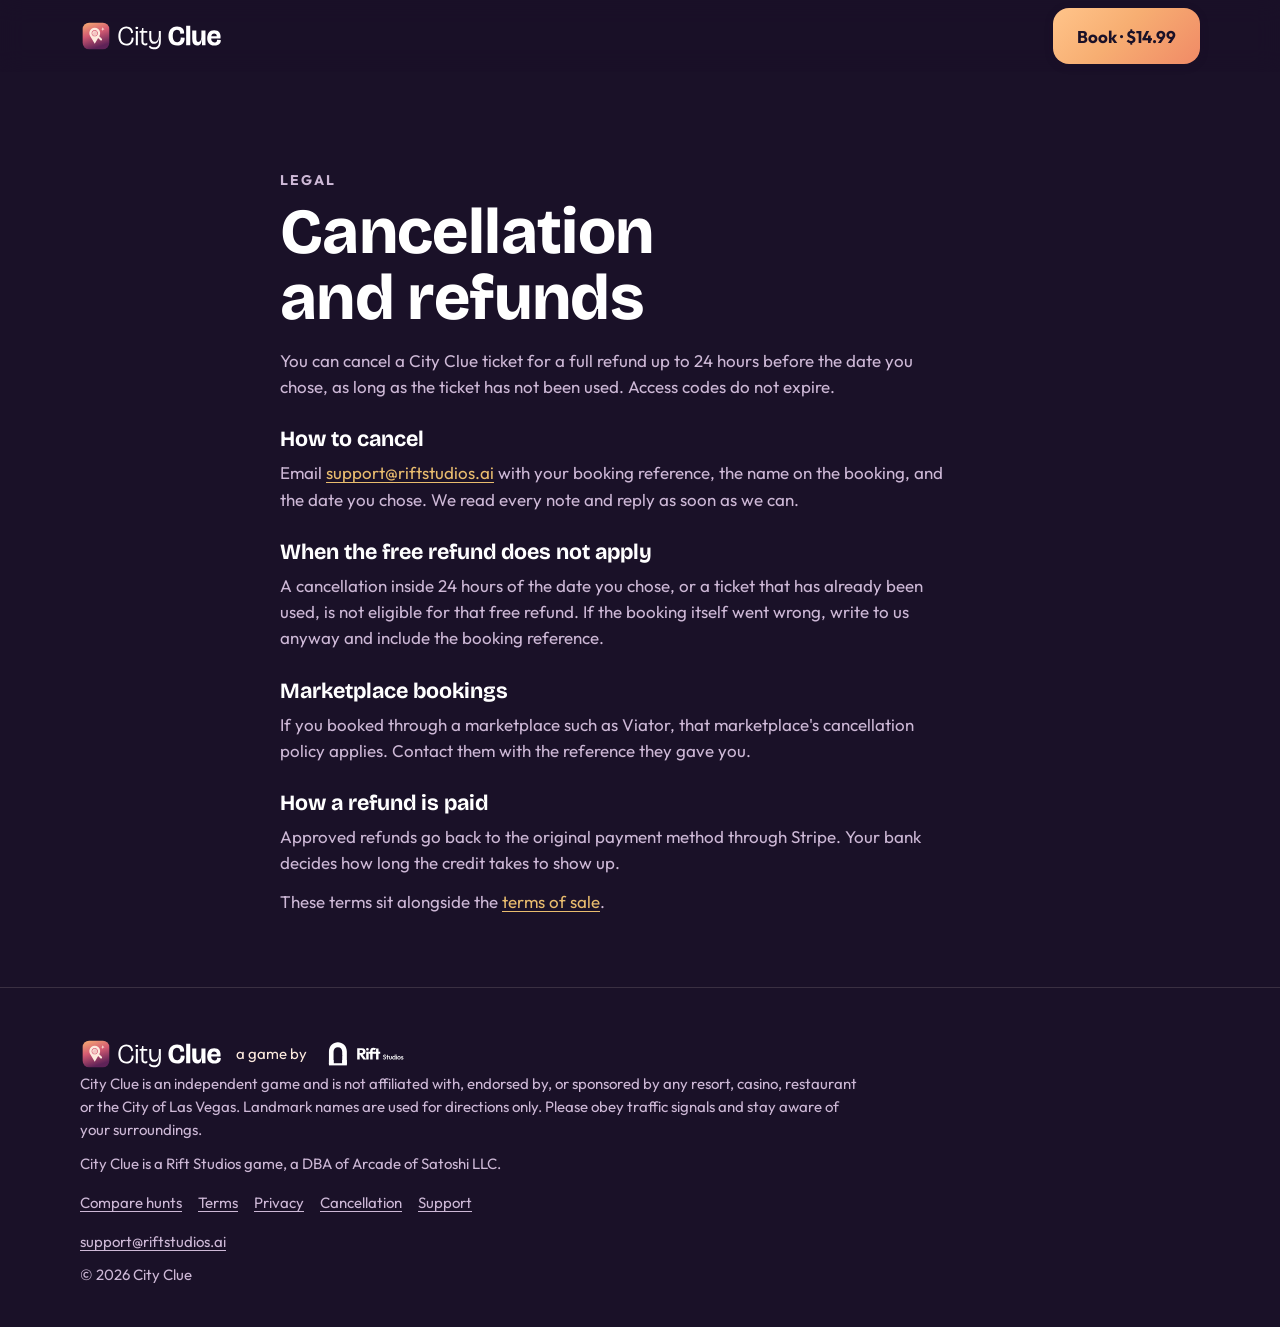
<file: cancellation.html>
<!DOCTYPE html>
<html lang="en">
  <head>
    <meta charset="utf-8">
    <meta name="viewport" content="width=device-width, initial-scale=1, viewport-fit=cover">
    <title>Cancellation &amp; Refunds | City Clue</title>
    <meta name="description" content="Free cancellation up to 24 hours before your City Clue Las Vegas Strip ticket, if it has not been used.">
    <meta name="theme-color" content="#1A1128">
    <link rel="icon" href="/favicon.ico" sizes="48x48">
    <link rel="icon" href="/favicon.svg" type="image/svg+xml">
    <link rel="icon" href="/favicon-32.png" type="image/png" sizes="32x32">
    <link rel="icon" href="/favicon-16.png" type="image/png" sizes="16x16">
    <link rel="apple-touch-icon" href="/apple-touch-icon.png">
    <link rel="manifest" href="/site.webmanifest">
    <link rel="preload" href="/assets/fonts/bricolage-grotesque-latin.woff2" as="font" type="font/woff2" crossorigin>
    <link rel="canonical" href="https://cityclue.site/cancellation">
    <link rel="stylesheet" href="/styles.css">
  </head>
  <body data-page="cancellation">
    <a class="skip" href="#main">Skip to content</a>
    <header class="site-header">
      <div class="wrap header-inner">
        <a class="logo" href="/">
          <img src="/img/logo/cityclue-logo-light.svg" width="122" height="28" alt="City Clue">
        </a>
        <a class="btn-primary btn-header bokunButton" data-cta="header" href="https://widgets.bokun.io/online-sales/7cbce2f5-33c8-4d4b-92b2-bec34c99555c/experience-calendar/1326696">Book · $14.99</a>
      </div>
    </header>
    <main id="main" class="sheet">
      <article class="sheet-inner">
        <p class="eyebrow">Legal</p>
        <h1>Cancellation and refunds</h1>
        <p>You can cancel a City Clue ticket for a full refund up to 24 hours before the date you chose, as long as the ticket has not been used. Access codes do not expire.</p>

        <h2>How to cancel</h2>
        <p>Email <a data-track="support_email_click" href="mailto:support@riftstudios.ai">support@riftstudios.ai</a> with your booking reference, the name on the booking, and the date you chose. We read every note and reply as soon as we can.</p>

        <h2>When the free refund does not apply</h2>
        <p>A cancellation inside 24 hours of the date you chose, or a ticket that has already been used, is not eligible for that free refund. If the booking itself went wrong, write to us anyway and include the booking reference.</p>

        <h2>Marketplace bookings</h2>
        <p>If you booked through a marketplace such as Viator, that marketplace's cancellation policy applies. Contact them with the reference they gave you.</p>

        <h2>How a refund is paid</h2>
        <p>Approved refunds go back to the original payment method through Stripe. Your bank decides how long the credit takes to show up.</p>
        <p>These terms sit alongside the <a href="/terms">terms of sale</a>.</p>
      </article>
    </main>
    <footer class="site-footer">
      <div class="wrap">
        <div class="footer-brand">
          <img class="logo-footer" src="/img/logo/cityclue-logo-light.svg" width="105" height="24" alt="City Clue">
          <span class="by">a game by</span>
          <img class="rift" src="/img/logo/riftstudios-horizontal-white.svg" width="50" height="20" alt="Rift Studios">
        </div>
        <p class="footer-disclaimer">City Clue is an independent game and is not affiliated with, endorsed by, or sponsored by any resort, casino, restaurant or the City of Las Vegas. Landmark names are used for directions only. Please obey traffic signals and stay aware of your surroundings.</p>
        <p class="footer-company">City Clue is a Rift Studios game, a DBA of Arcade of Satoshi LLC.</p>
        <nav class="footer-nav" aria-label="Footer">
          <a href="/las-vegas-scavenger-hunt-for-adults">Compare hunts</a>
          <a href="/terms">Terms</a>
          <a href="/privacy">Privacy</a>
          <a href="/cancellation">Cancellation</a>
          <a href="/support">Support</a>
        </nav>
        <p class="footer-email"><a data-track="support_email_click" href="mailto:support@riftstudios.ai">support@riftstudios.ai</a></p>
        <p class="footer-copy">© 2026 City Clue</p>
      </div>
    </footer>
    <script src="/main.js" defer></script>
  </body>
</html>
</file>
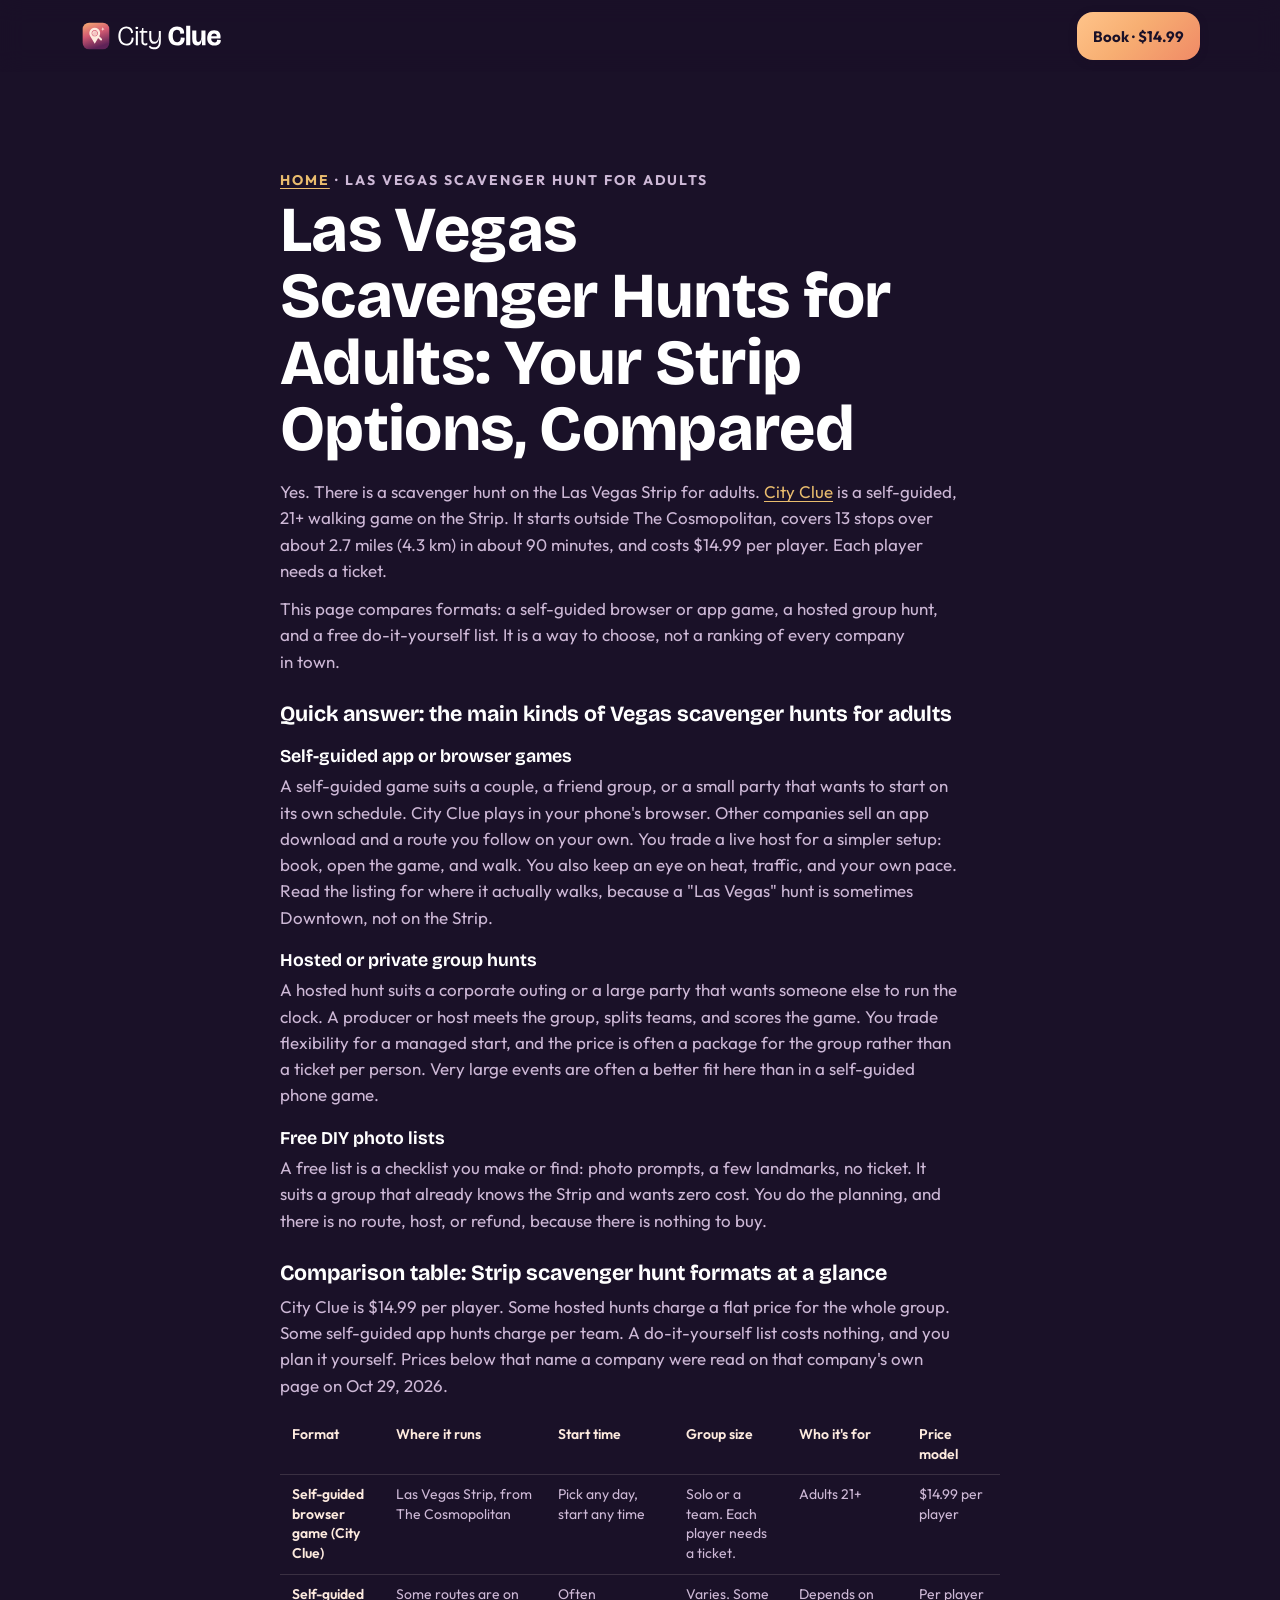
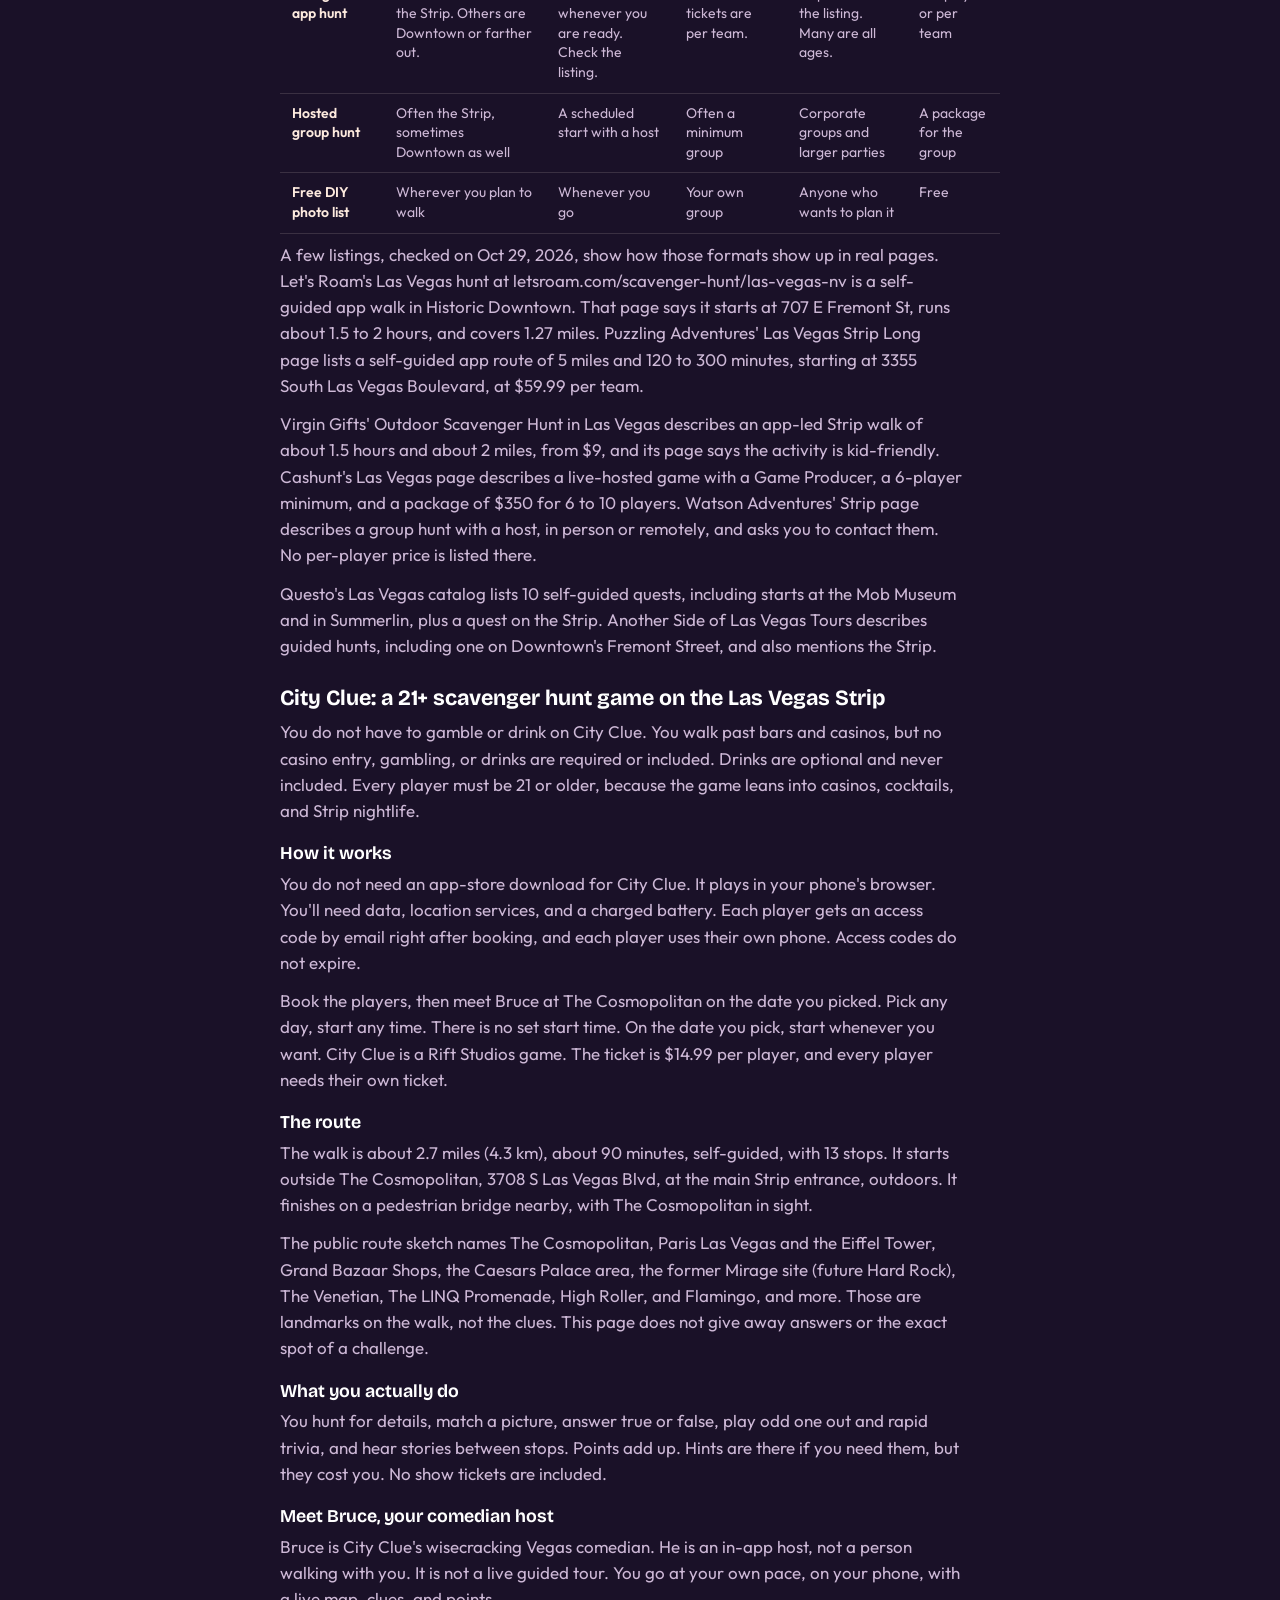
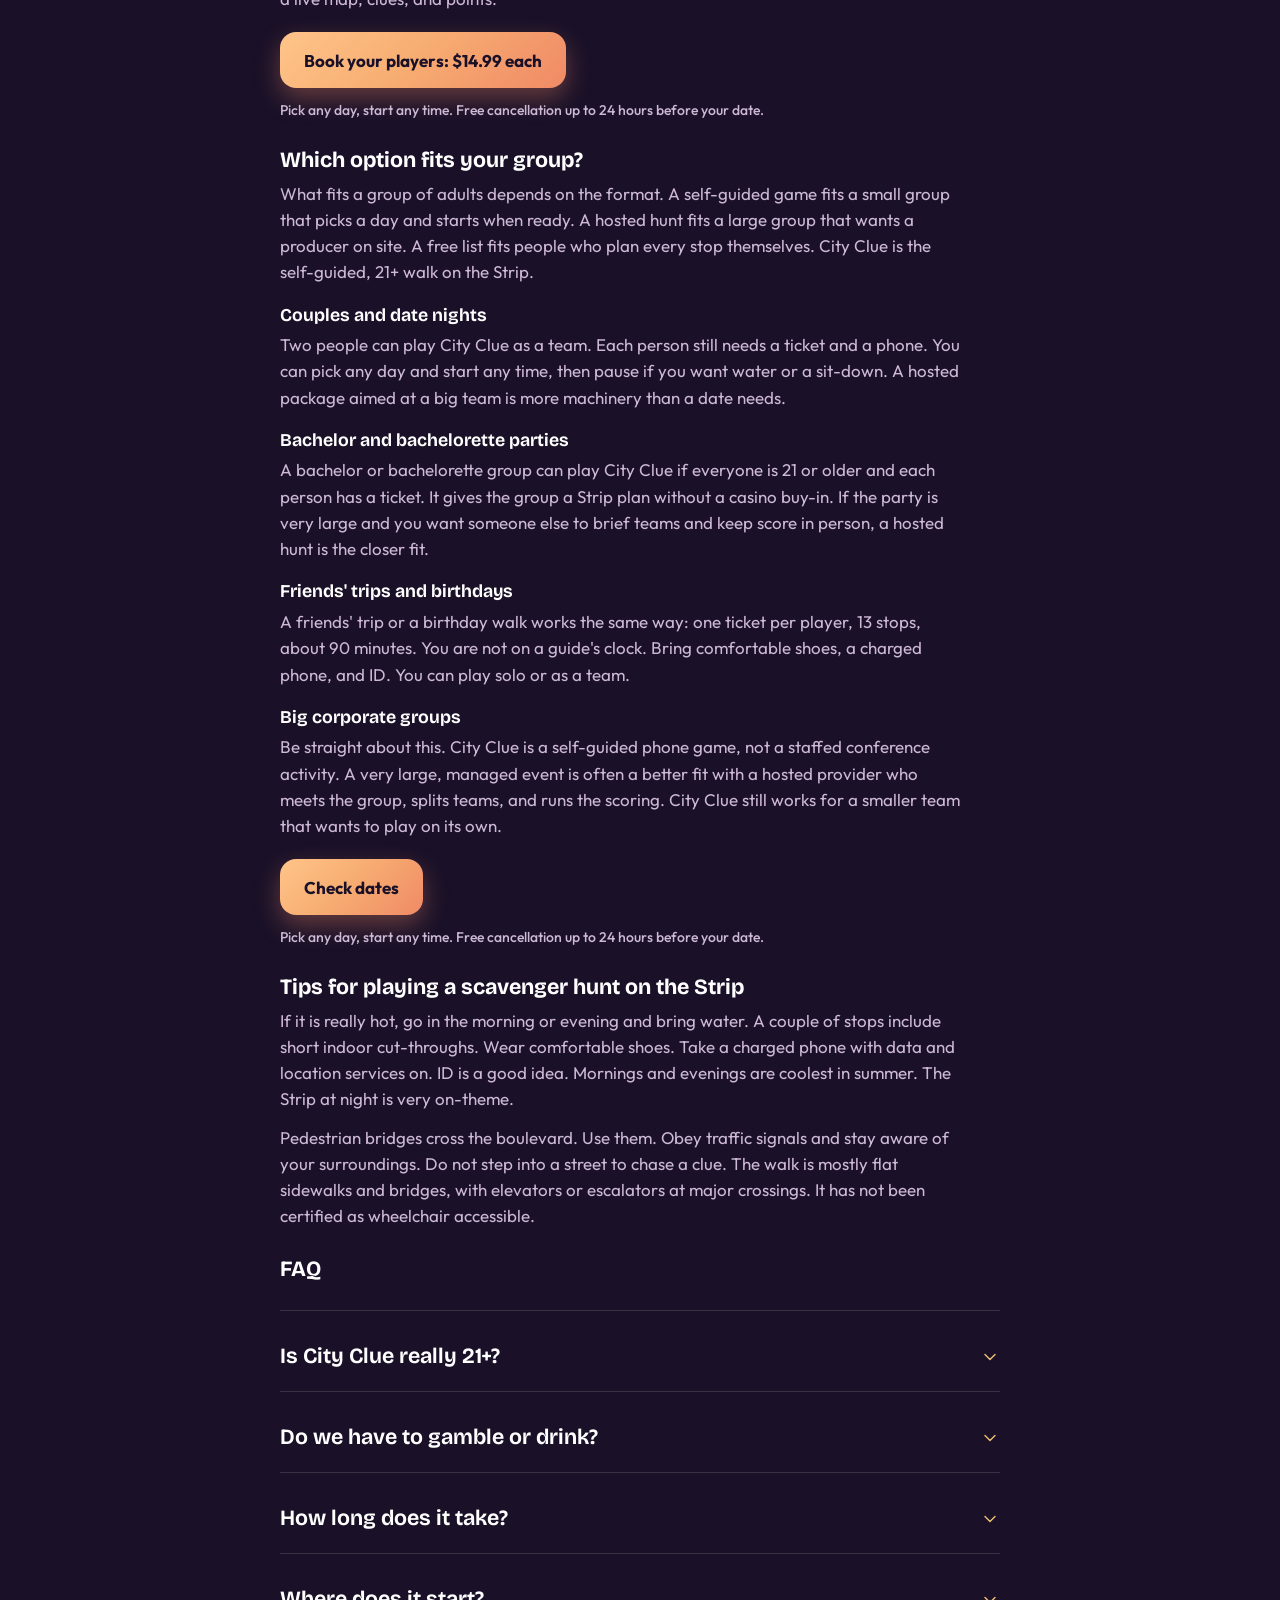
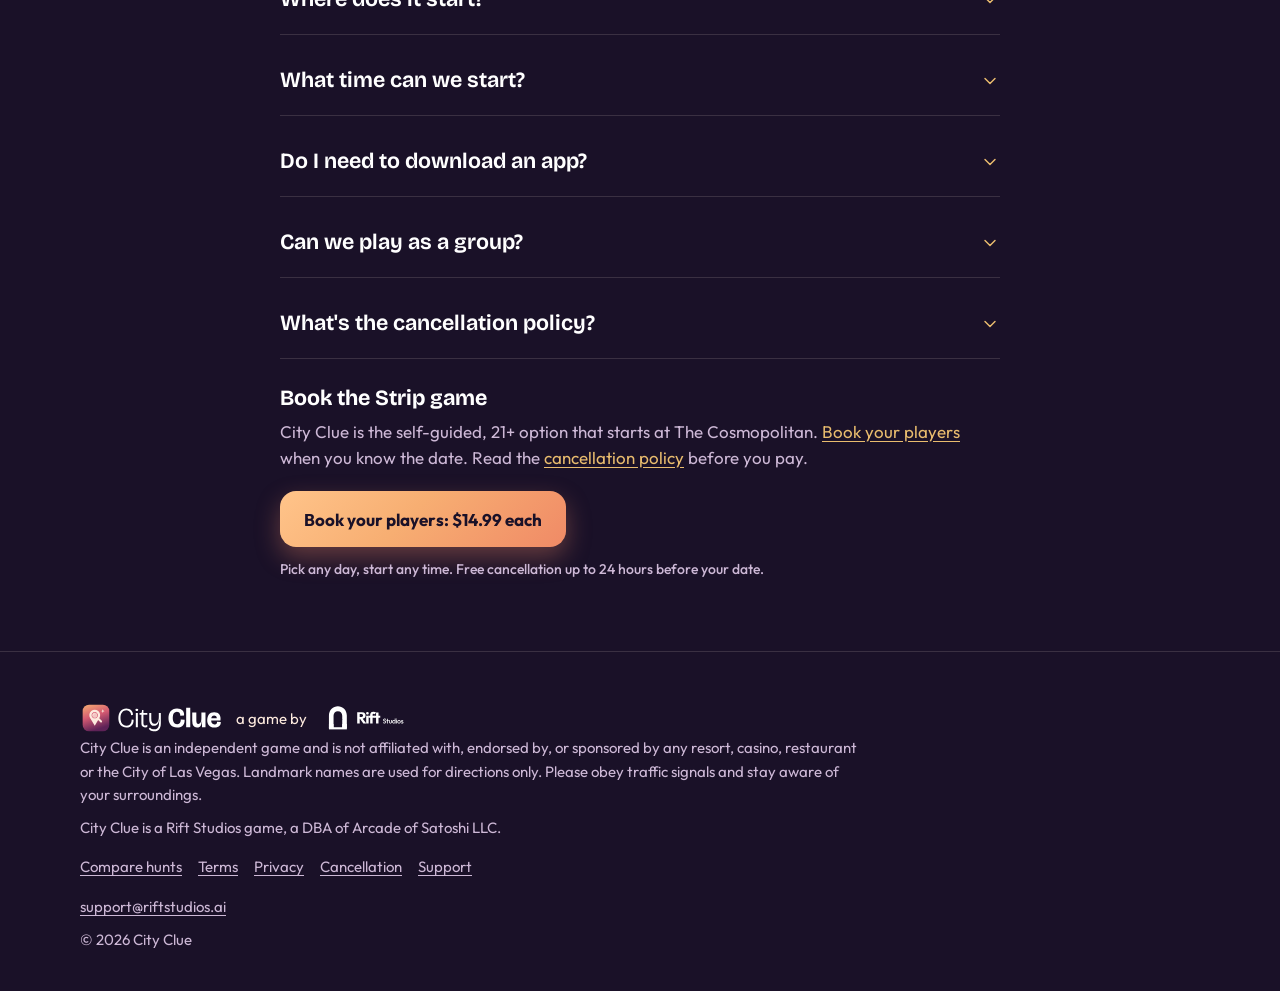
<file: las-vegas-scavenger-hunt-for-adults.html>
<!DOCTYPE html>
<html lang="en">
  <head>
    <meta charset="utf-8">
    <meta name="viewport" content="width=device-width, initial-scale=1, viewport-fit=cover">
    <title>Las Vegas Scavenger Hunt for Adults (21+): Strip Options</title>
    <meta name="description" content="Compare Las Vegas Strip scavenger hunts for adults: self-guided apps, hosted hunts and DIY lists. See where City Clue's 21+ game fits, from $14.99.">
    <meta name="theme-color" content="#1A1128">
    <link rel="icon" href="/favicon.ico" sizes="48x48">
    <link rel="icon" href="/favicon.svg" type="image/svg+xml">
    <link rel="icon" href="/favicon-32.png" type="image/png" sizes="32x32">
    <link rel="icon" href="/favicon-16.png" type="image/png" sizes="16x16">
    <link rel="apple-touch-icon" href="/apple-touch-icon.png">
    <link rel="manifest" href="/site.webmanifest">
    <link rel="preload" href="/assets/fonts/bricolage-grotesque-latin.woff2" as="font" type="font/woff2" crossorigin>
    <link rel="canonical" href="https://cityclue.site/las-vegas-scavenger-hunt-for-adults">
    <link rel="stylesheet" href="/styles.css">
    <script type="application/ld+json">
      {
        "@context": "https://schema.org",
        "@graph": [
          {
            "@type": "BreadcrumbList",
            "itemListElement": [
              {
                "@type": "ListItem",
                "position": 1,
                "name": "Home",
                "item": "https://cityclue.site/"
              },
              {
                "@type": "ListItem",
                "position": 2,
                "name": "Las Vegas scavenger hunt for adults",
                "item": "https://cityclue.site/las-vegas-scavenger-hunt-for-adults"
              }
            ]
          },
          {
            "@type": "FAQPage",
            "mainEntity": [
              {
                "@type": "Question",
                "name": "Is City Clue really 21+?",
                "acceptedAnswer": {
                  "@type": "Answer",
                  "text": "Yes. Every player must be 21 or older. The game leans into casinos, cocktails and Strip nightlife."
                }
              },
              {
                "@type": "Question",
                "name": "Do we have to gamble or drink?",
                "acceptedAnswer": {
                  "@type": "Answer",
                  "text": "No. You'll walk past bars and casinos, but drinks and gambling are optional and not included."
                }
              },
              {
                "@type": "Question",
                "name": "How long does it take?",
                "acceptedAnswer": {
                  "@type": "Answer",
                  "text": "About 2.7 miles (4.3 km), about 90 minutes, self-guided."
                }
              },
              {
                "@type": "Question",
                "name": "Where does it start?",
                "acceptedAnswer": {
                  "@type": "Answer",
                  "text": "Outside The Cosmopolitan, 3708 S Las Vegas Blvd (main Strip entrance, outdoors). The game finishes on a pedestrian bridge nearby, with The Cosmopolitan in sight."
                }
              },
              {
                "@type": "Question",
                "name": "What time can we start?",
                "acceptedAnswer": {
                  "@type": "Answer",
                  "text": "On the date you pick, start whenever you want. There's no set start time."
                }
              },
              {
                "@type": "Question",
                "name": "Do I need to download an app?",
                "acceptedAnswer": {
                  "@type": "Answer",
                  "text": "No app-store download. It plays in your phone's browser. You'll need data, location services, and a charged battery. Each player gets an access code by email."
                }
              },
              {
                "@type": "Question",
                "name": "Can we play as a group?",
                "acceptedAnswer": {
                  "@type": "Answer",
                  "text": "Yes. Play solo or as a team. Each player needs their own ticket."
                }
              },
              {
                "@type": "Question",
                "name": "What's the cancellation policy?",
                "acceptedAnswer": {
                  "@type": "Answer",
                  "text": "You can cancel a City Clue ticket for a full refund up to 24 hours before the date you chose, as long as the ticket has not been used. Access codes do not expire. Marketplace bookings (for example, Viator) follow that marketplace's policy. The details are on the cancellation page."
                }
              }
            ]
          }
        ]
      }
    </script>
  </head>
  <body data-page="guide">
    <a class="skip" href="#main">Skip to content</a>
    <header class="site-header">
      <div class="wrap header-inner">
        <a class="logo" href="/">
          <img src="/img/logo/cityclue-logo-light.svg" width="122" height="28" alt="City Clue">
        </a>
        <a class="btn-primary btn-header" href="/#book-calendar">Book · $14.99</a>
      </div>
    </header>
    <main id="main" class="sheet">
      <article class="sheet-inner guide">
        <p class="eyebrow crumbs"><a href="/">Home</a> · Las Vegas scavenger hunt for adults</p>
        <h1>Las Vegas Scavenger Hunts for Adults: Your Strip Options, Compared</h1>
        <p>Yes. There is a scavenger hunt on the Las Vegas Strip for adults. <a href="/">City Clue</a> is a self-guided, 21+ walking game on the Strip. It starts outside The Cosmopolitan, covers 13 stops over about 2.7 miles (4.3 km) in about 90 minutes, and costs $14.99 per player. Each player needs a ticket.</p>
        <p>This page compares formats: a self-guided browser or app game, a hosted group hunt, and a free do-it-yourself list. It is a way to choose, not a ranking of every company in town.</p>

        <h2>Quick answer: the main kinds of Vegas scavenger hunts for adults</h2>
        <h3>Self-guided app or browser games</h3>
        <p>A self-guided game suits a couple, a friend group, or a small party that wants to start on its own schedule. City Clue plays in your phone's browser. Other companies sell an app download and a route you follow on your own. You trade a live host for a simpler setup: book, open the game, and walk. You also keep an eye on heat, traffic, and your own pace. Read the listing for where it actually walks, because a "Las Vegas" hunt is sometimes Downtown, not on the Strip.</p>
        <h3>Hosted or private group hunts</h3>
        <p>A hosted hunt suits a corporate outing or a large party that wants someone else to run the clock. A producer or host meets the group, splits teams, and scores the game. You trade flexibility for a managed start, and the price is often a package for the group rather than a ticket per person. Very large events are often a better fit here than in a self-guided phone game.</p>
        <h3>Free DIY photo lists</h3>
        <p>A free list is a checklist you make or find: photo prompts, a few landmarks, no ticket. It suits a group that already knows the Strip and wants zero cost. You do the planning, and there is no route, host, or refund, because there is nothing to buy.</p>

        <h2>Comparison table: Strip scavenger hunt formats at a glance</h2>
        <p>City Clue is $14.99 per player. Some hosted hunts charge a flat price for the whole group. Some self-guided app hunts charge per team. A do-it-yourself list costs nothing, and you plan it yourself. Prices below that name a company were read on that company's own page on Oct 29, 2026.</p>
        <p class="compare-hint">On a phone, swipe the table sideways for group size, who it's for, and price.</p>
        <div class="compare-wrap">
          <table class="compare">
            <thead>
              <tr>
                <th scope="col">Format</th>
                <th scope="col">Where it runs</th>
                <th scope="col">Start time</th>
                <th scope="col">Group size</th>
                <th scope="col">Who it's for</th>
                <th scope="col">Price model</th>
              </tr>
            </thead>
            <tbody>
              <tr>
                <th scope="row">Self-guided browser game (City Clue)</th>
                <td>Las Vegas Strip, from The Cosmopolitan</td>
                <td>Pick any day, start any time</td>
                <td>Solo or a team. Each player needs a ticket.</td>
                <td>Adults 21+</td>
                <td>$14.99 per player</td>
              </tr>
              <tr>
                <th scope="row">Self-guided app hunt</th>
                <td>Some routes are on the Strip. Others are Downtown or farther out.</td>
                <td>Often whenever you are ready. Check the listing.</td>
                <td>Varies. Some tickets are per team.</td>
                <td>Depends on the listing. Many are all ages.</td>
                <td>Per player or per team</td>
              </tr>
              <tr>
                <th scope="row">Hosted group hunt</th>
                <td>Often the Strip, sometimes Downtown as well</td>
                <td>A scheduled start with a host</td>
                <td>Often a minimum group</td>
                <td>Corporate groups and larger parties</td>
                <td>A package for the group</td>
              </tr>
              <tr>
                <th scope="row">Free DIY photo list</th>
                <td>Wherever you plan to walk</td>
                <td>Whenever you go</td>
                <td>Your own group</td>
                <td>Anyone who wants to plan it</td>
                <td>Free</td>
              </tr>
            </tbody>
          </table>
        </div>
        <p>A few listings, checked on Oct 29, 2026, show how those formats show up in real pages. Let's Roam's Las Vegas hunt at letsroam.com/scavenger-hunt/las-vegas-nv is a self-guided app walk in Historic Downtown. That page says it starts at 707 E Fremont St, runs about 1.5 to 2 hours, and covers 1.27 miles. Puzzling Adventures' Las Vegas Strip Long page lists a self-guided app route of 5 miles and 120 to 300 minutes, starting at 3355 South Las Vegas Boulevard, at $59.99 per team.</p>
        <p>Virgin Gifts' Outdoor Scavenger Hunt in Las Vegas describes an app-led Strip walk of about 1.5 hours and about 2 miles, from $9, and its page says the activity is kid-friendly. Cashunt's Las Vegas page describes a live-hosted game with a Game Producer, a 6-player minimum, and a package of $350 for 6 to 10 players. Watson Adventures' Strip page describes a group hunt with a host, in person or remotely, and asks you to contact them. No per-player price is listed there.</p>
        <p>Questo's Las Vegas catalog lists 10 self-guided quests, including starts at the Mob Museum and in Summerlin, plus a quest on the Strip. Another Side of Las Vegas Tours describes guided hunts, including one on Downtown's Fremont Street, and also mentions the Strip.</p>

        <h2>City Clue: a 21+ scavenger hunt game on the Las Vegas Strip</h2>
        <p>You do not have to gamble or drink on City Clue. You walk past bars and casinos, but no casino entry, gambling, or drinks are required or included. Drinks are optional and never included. Every player must be 21 or older, because the game leans into casinos, cocktails, and Strip nightlife.</p>
        <h3>How it works</h3>
        <p>You do not need an app-store download for City Clue. It plays in your phone's browser. You'll need data, location services, and a charged battery. Each player gets an access code by email right after booking, and each player uses their own phone. Access codes do not expire.</p>
        <p>Book the players, then meet Bruce at The Cosmopolitan on the date you picked. Pick any day, start any time. There is no set start time. On the date you pick, start whenever you want. City Clue is a Rift Studios game. The ticket is $14.99 per player, and every player needs their own ticket.</p>
        <h3>The route</h3>
        <p>The walk is about 2.7 miles (4.3 km), about 90 minutes, self-guided, with 13 stops. It starts outside The Cosmopolitan, 3708 S Las Vegas Blvd, at the main Strip entrance, outdoors. It finishes on a pedestrian bridge nearby, with The Cosmopolitan in sight.</p>
        <p>The public route sketch names The Cosmopolitan, Paris Las Vegas and the Eiffel Tower, Grand Bazaar Shops, the Caesars Palace area, the former Mirage site (future Hard Rock), The Venetian, The LINQ Promenade, High Roller, and Flamingo, and more. Those are landmarks on the walk, not the clues. This page does not give away answers or the exact spot of a challenge.</p>
        <h3>What you actually do</h3>
        <p>You hunt for details, match a picture, answer true or false, play odd one out and rapid trivia, and hear stories between stops. Points add up. Hints are there if you need them, but they cost you. No show tickets are included.</p>
        <h3>Meet Bruce, your comedian host</h3>
        <p>Bruce is City Clue's wisecracking Vegas comedian. He is an in-app host, not a person walking with you. It is not a live guided tour. You go at your own pace, on your phone, with a live map, clues, and points.</p>
        <div class="cta-row">
          <a class="btn-primary" href="/#book-calendar">Book your players: $14.99 each</a>
          <p class="micro">Pick any day, start any time. Free cancellation up to 24 hours before your date.</p>
        </div>

        <h2>Which option fits your group?</h2>
        <p>What fits a group of adults depends on the format. A self-guided game fits a small group that picks a day and starts when ready. A hosted hunt fits a large group that wants a producer on site. A free list fits people who plan every stop themselves. City Clue is the self-guided, 21+ walk on the Strip.</p>
        <h3>Couples and date nights</h3>
        <p>Two people can play City Clue as a team. Each person still needs a ticket and a phone. You can pick any day and start any time, then pause if you want water or a sit-down. A hosted package aimed at a big team is more machinery than a date needs.</p>
        <h3>Bachelor and bachelorette parties</h3>
        <p>A bachelor or bachelorette group can play City Clue if everyone is 21 or older and each person has a ticket. It gives the group a Strip plan without a casino buy-in. If the party is very large and you want someone else to brief teams and keep score in person, a hosted hunt is the closer fit.</p>
        <h3>Friends' trips and birthdays</h3>
        <p>A friends' trip or a birthday walk works the same way: one ticket per player, 13 stops, about 90 minutes. You are not on a guide's clock. Bring comfortable shoes, a charged phone, and ID. You can play solo or as a team.</p>
        <h3>Big corporate groups</h3>
        <p>Be straight about this. City Clue is a self-guided phone game, not a staffed conference activity. A very large, managed event is often a better fit with a hosted provider who meets the group, splits teams, and runs the scoring. City Clue still works for a smaller team that wants to play on its own.</p>
        <div class="cta-row">
          <a class="btn-primary" href="/#book-calendar">Check dates</a>
          <p class="micro">Pick any day, start any time. Free cancellation up to 24 hours before your date.</p>
        </div>

        <h2>Tips for playing a scavenger hunt on the Strip</h2>
        <p>If it is really hot, go in the morning or evening and bring water. A couple of stops include short indoor cut-throughs. Wear comfortable shoes. Take a charged phone with data and location services on. ID is a good idea. Mornings and evenings are coolest in summer. The Strip at night is very on-theme.</p>
        <p>Pedestrian bridges cross the boulevard. Use them. Obey traffic signals and stay aware of your surroundings. Do not step into a street to chase a clue. The walk is mostly flat sidewalks and bridges, with elevators or escalators at major crossings. It has not been certified as wheelchair accessible.</p>

        <h2>FAQ</h2>
        <div class="faq-list">
          <div class="faq-item">
            <h3><button type="button" id="faq-button-1" aria-expanded="false" aria-controls="faq-panel-1"><span>Is City Clue really 21+?</span><svg class="icon" aria-hidden="true"><use href="#i-chevron-down"></use></svg></button></h3>
            <div id="faq-panel-1" role="region" aria-labelledby="faq-button-1" hidden><p>Yes. Every player must be 21 or older. The game leans into casinos, cocktails and Strip nightlife.</p></div>
          </div>
          <div class="faq-item">
            <h3><button type="button" id="faq-button-2" aria-expanded="false" aria-controls="faq-panel-2"><span>Do we have to gamble or drink?</span><svg class="icon" aria-hidden="true"><use href="#i-chevron-down"></use></svg></button></h3>
            <div id="faq-panel-2" role="region" aria-labelledby="faq-button-2" hidden><p>No. You'll walk past bars and casinos, but drinks and gambling are optional and not included.</p></div>
          </div>
          <div class="faq-item">
            <h3><button type="button" id="faq-button-3" aria-expanded="false" aria-controls="faq-panel-3"><span>How long does it take?</span><svg class="icon" aria-hidden="true"><use href="#i-chevron-down"></use></svg></button></h3>
            <div id="faq-panel-3" role="region" aria-labelledby="faq-button-3" hidden><p>About 2.7 miles (4.3 km), about 90 minutes, self-guided.</p></div>
          </div>
          <div class="faq-item">
            <h3><button type="button" id="faq-button-4" aria-expanded="false" aria-controls="faq-panel-4"><span>Where does it start?</span><svg class="icon" aria-hidden="true"><use href="#i-chevron-down"></use></svg></button></h3>
            <div id="faq-panel-4" role="region" aria-labelledby="faq-button-4" hidden><p>Outside The Cosmopolitan, 3708 S Las Vegas Blvd (main Strip entrance, outdoors). The game finishes on a pedestrian bridge nearby, with The Cosmopolitan in sight.</p></div>
          </div>
          <div class="faq-item">
            <h3><button type="button" id="faq-button-5" aria-expanded="false" aria-controls="faq-panel-5"><span>What time can we start?</span><svg class="icon" aria-hidden="true"><use href="#i-chevron-down"></use></svg></button></h3>
            <div id="faq-panel-5" role="region" aria-labelledby="faq-button-5" hidden><p>On the date you pick, start whenever you want. There's no set start time.</p></div>
          </div>
          <div class="faq-item">
            <h3><button type="button" id="faq-button-6" aria-expanded="false" aria-controls="faq-panel-6"><span>Do I need to download an app?</span><svg class="icon" aria-hidden="true"><use href="#i-chevron-down"></use></svg></button></h3>
            <div id="faq-panel-6" role="region" aria-labelledby="faq-button-6" hidden><p>No app-store download. It plays in your phone's browser. You'll need data, location services, and a charged battery. Each player gets an access code by email.</p></div>
          </div>
          <div class="faq-item">
            <h3><button type="button" id="faq-button-7" aria-expanded="false" aria-controls="faq-panel-7"><span>Can we play as a group?</span><svg class="icon" aria-hidden="true"><use href="#i-chevron-down"></use></svg></button></h3>
            <div id="faq-panel-7" role="region" aria-labelledby="faq-button-7" hidden><p>Yes. Play solo or as a team. Each player needs their own ticket.</p></div>
          </div>
          <div class="faq-item">
            <h3><button type="button" id="faq-button-8" aria-expanded="false" aria-controls="faq-panel-8"><span>What's the cancellation policy?</span><svg class="icon" aria-hidden="true"><use href="#i-chevron-down"></use></svg></button></h3>
            <div id="faq-panel-8" role="region" aria-labelledby="faq-button-8" hidden><p>You can cancel a City Clue ticket for a full refund up to 24 hours before the date you chose, as long as the ticket has not been used. Access codes do not expire. Marketplace bookings (for example, Viator) follow that marketplace's policy. The details are on the <a href="/cancellation">cancellation page</a>.</p></div>
          </div>
        </div>

        <h2>Book the Strip game</h2>
        <p>City Clue is the self-guided, 21+ option that starts at The Cosmopolitan. <a href="/#book-calendar">Book your players</a> when you know the date. Read the <a href="/cancellation">cancellation policy</a> before you pay.</p>
        <div class="cta-row">
          <a class="btn-primary" href="/#book-calendar">Book your players: $14.99 each</a>
          <p class="micro">Pick any day, start any time. Free cancellation up to 24 hours before your date.</p>
        </div>
      </article>
    </main>
    <footer class="site-footer">
      <div class="wrap">
        <div class="footer-brand">
          <img class="logo-footer" src="/img/logo/cityclue-logo-light.svg" width="105" height="24" alt="City Clue">
          <span class="by">a game by</span>
          <img class="rift" src="/img/logo/riftstudios-horizontal-white.svg" width="50" height="20" alt="Rift Studios">
        </div>
        <p class="footer-disclaimer">City Clue is an independent game and is not affiliated with, endorsed by, or sponsored by any resort, casino, restaurant or the City of Las Vegas. Landmark names are used for directions only. Please obey traffic signals and stay aware of your surroundings.</p>
        <p class="footer-company">City Clue is a Rift Studios game, a DBA of Arcade of Satoshi LLC.</p>
        <nav class="footer-nav" aria-label="Footer">
          <a href="/las-vegas-scavenger-hunt-for-adults">Compare hunts</a>
          <a href="/terms">Terms</a>
          <a href="/privacy">Privacy</a>
          <a href="/cancellation">Cancellation</a>
          <a href="/support">Support</a>
        </nav>
        <p class="footer-email"><a data-track="support_email_click" href="mailto:support@riftstudios.ai">support@riftstudios.ai</a></p>
        <p class="footer-copy">© 2026 City Clue</p>
      </div>
    </footer>
    <svg aria-hidden="true" xmlns="http://www.w3.org/2000/svg" style="display:none"><symbol id="i-chevron-down" viewBox="0 0 24 24" fill="none" stroke="currentColor" stroke-width="1.75" stroke-linecap="round" stroke-linejoin="round"><path d="m6 9 6 6 6-6"/></symbol></svg>
    <script src="/main.js" defer></script>
  </body>
</html>
</file>
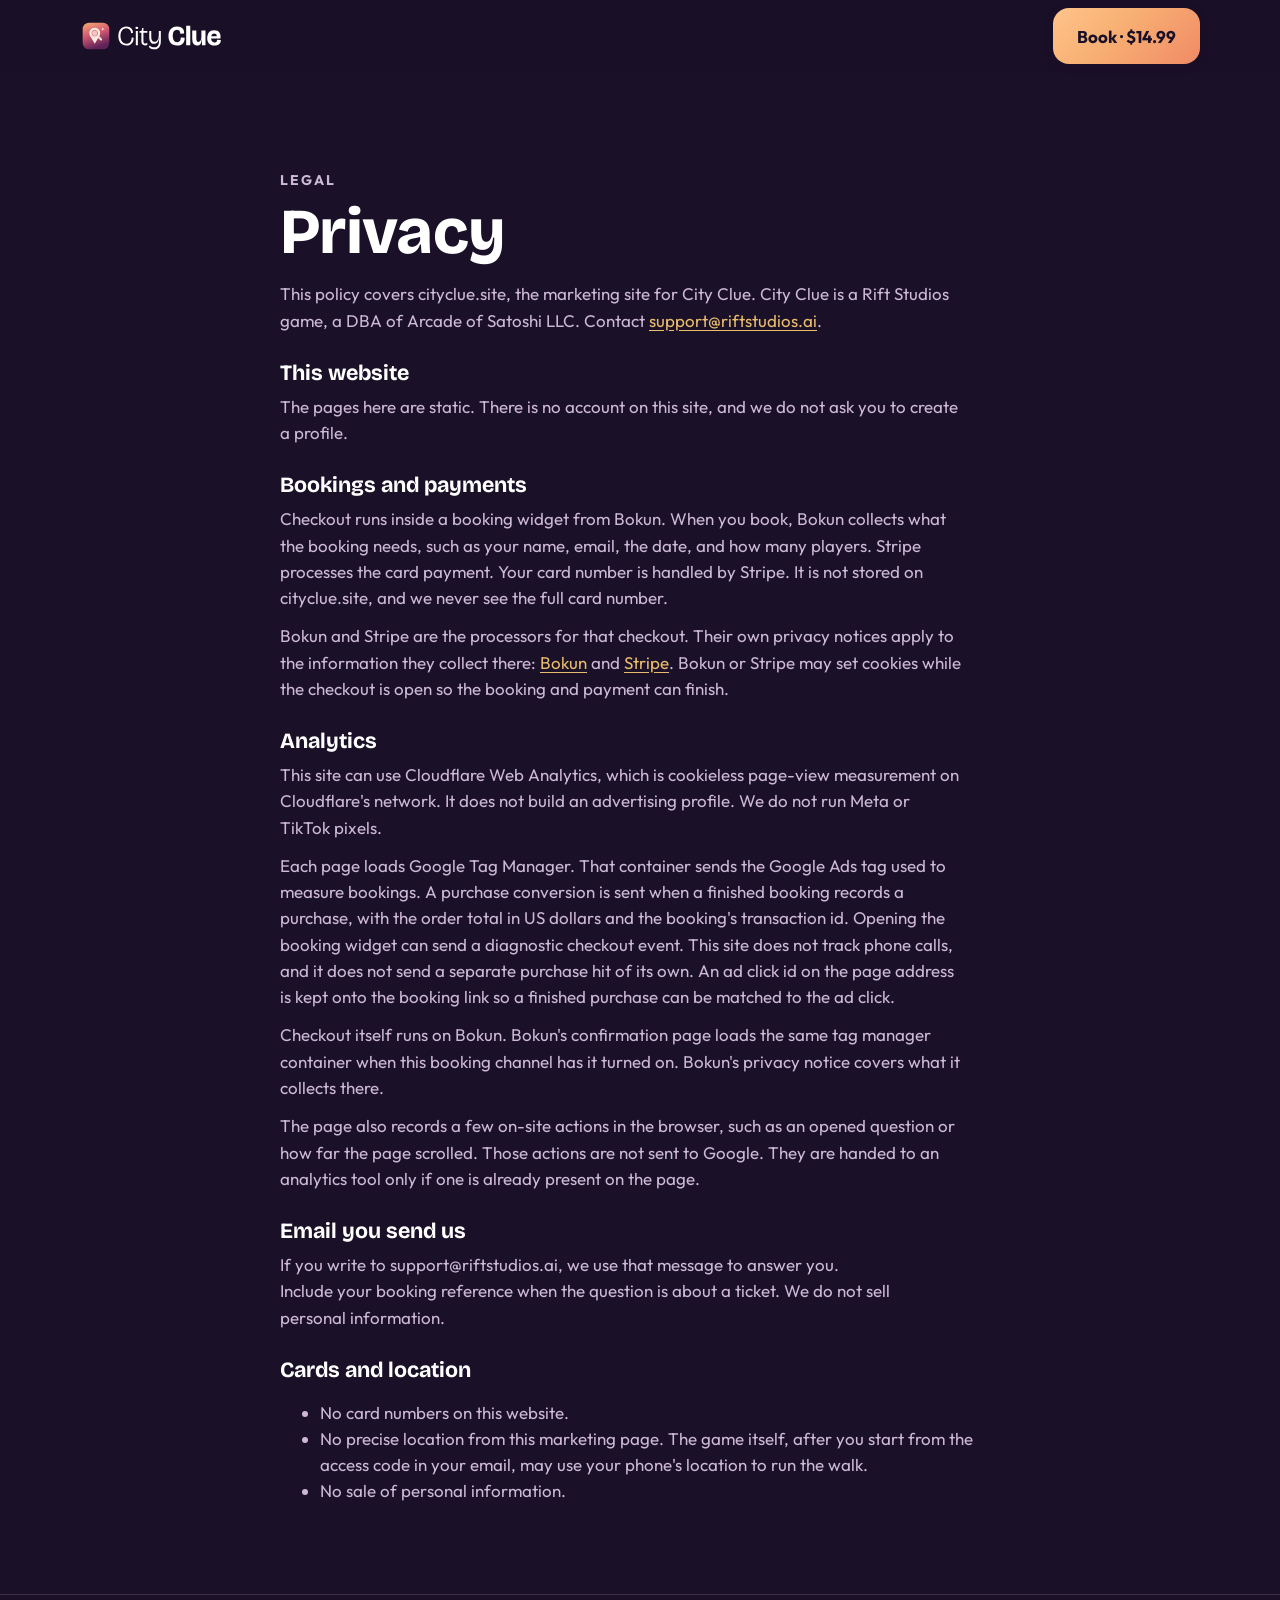
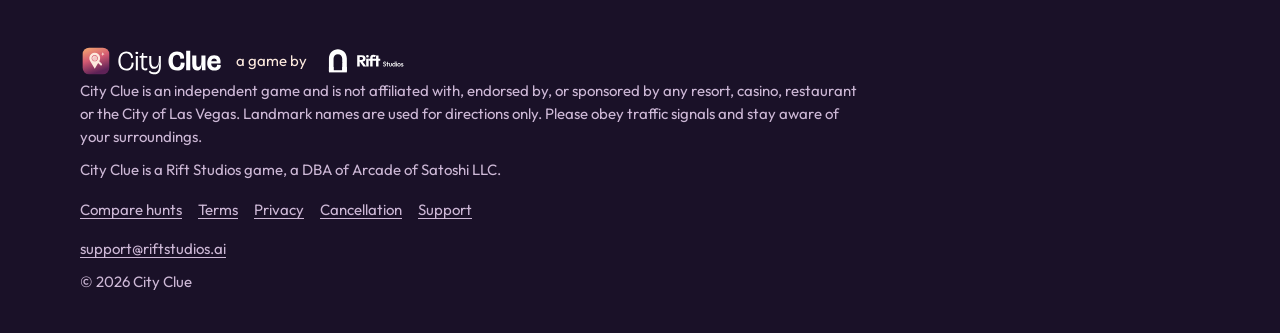
<file: privacy.html>
<!DOCTYPE html>
<html lang="en">
  <head>
    <meta charset="utf-8">
    <meta name="viewport" content="width=device-width, initial-scale=1, viewport-fit=cover">
    <title>Privacy | City Clue</title>
    <meta name="description" content="How City Clue's website handles privacy, including bookings processed by Bokun and Stripe.">
    <meta name="theme-color" content="#1A1128">
    <link rel="icon" href="/favicon.ico" sizes="48x48">
    <link rel="icon" href="/favicon.svg" type="image/svg+xml">
    <link rel="icon" href="/favicon-32.png" type="image/png" sizes="32x32">
    <link rel="icon" href="/favicon-16.png" type="image/png" sizes="16x16">
    <link rel="apple-touch-icon" href="/apple-touch-icon.png">
    <link rel="manifest" href="/site.webmanifest">
    <link rel="preload" href="/assets/fonts/bricolage-grotesque-latin.woff2" as="font" type="font/woff2" crossorigin>
    <link rel="canonical" href="https://cityclue.site/privacy">
    <link rel="stylesheet" href="/styles.css">
  </head>
  <body data-page="privacy">
    <a class="skip" href="#main">Skip to content</a>
    <header class="site-header">
      <div class="wrap header-inner">
        <a class="logo" href="/">
          <img src="/img/logo/cityclue-logo-light.svg" width="122" height="28" alt="City Clue">
        </a>
        <a class="btn-primary btn-header bokunButton" data-cta="header" href="https://widgets.bokun.io/online-sales/7cbce2f5-33c8-4d4b-92b2-bec34c99555c/experience-calendar/1326696">Book · $14.99</a>
      </div>
    </header>
    <main id="main" class="sheet">
      <article class="sheet-inner">
        <p class="eyebrow">Legal</p>
        <h1>Privacy</h1>
        <p>This policy covers cityclue.site, the marketing site for City Clue. City Clue is a Rift Studios game, a DBA of Arcade of Satoshi LLC. Contact <a data-track="support_email_click" href="mailto:support@riftstudios.ai">support@riftstudios.ai</a>.</p>

        <h2>This website</h2>
        <p>The pages here are static. There is no account on this site, and we do not ask you to create a profile.</p>

        <h2>Bookings and payments</h2>
        <p>Checkout runs inside a booking widget from Bokun. When you book, Bokun collects what the booking needs, such as your name, email, the date, and how many players. Stripe processes the card payment. Your card number is handled by Stripe. It is not stored on cityclue.site, and we never see the full card number.</p>
        <p>Bokun and Stripe are the processors for that checkout. Their own privacy notices apply to the information they collect there: <a href="https://www.bokun.io/privacy-policy" target="_blank" rel="noopener">Bokun</a> and <a href="https://stripe.com/privacy" target="_blank" rel="noopener">Stripe</a>. Bokun or Stripe may set cookies while the checkout is open so the booking and payment can finish.</p>

        <h2>Analytics</h2>
        <p>This site can use Cloudflare Web Analytics, which is cookieless page-view measurement on Cloudflare's network. It does not build an advertising profile. We do not run Meta or TikTok pixels.</p>
        <p>Each page loads Google Tag Manager. That container sends the Google Ads tag used to measure bookings. A purchase conversion is sent when a finished booking records a purchase, with the order total in US dollars and the booking's transaction id. Opening the booking widget can send a diagnostic checkout event. This site does not track phone calls, and it does not send a separate purchase hit of its own. An ad click id on the page address is kept onto the booking link so a finished purchase can be matched to the ad click.</p>
        <p>Checkout itself runs on Bokun. Bokun's confirmation page loads the same tag manager container when this booking channel has it turned on. Bokun's privacy notice covers what it collects there.</p>
        <p>The page also records a few on-site actions in the browser, such as an opened question or how far the page scrolled. Those actions are not sent to Google. They are handed to an analytics tool only if one is already present on the page.</p>

        <h2>Email you send us</h2>
        <p>If you write to support@riftstudios.ai, we use that message to answer you. Include your booking reference when the question is about a ticket. We do not sell personal information.</p>

        <h2>Cards and location</h2>
        <ul>
          <li>No card numbers on this website.</li>
          <li>No precise location from this marketing page. The game itself, after you start from the access code in your email, may use your phone's location to run the walk.</li>
          <li>No sale of personal information.</li>
        </ul>
      </article>
    </main>
    <footer class="site-footer">
      <div class="wrap">
        <div class="footer-brand">
          <img class="logo-footer" src="/img/logo/cityclue-logo-light.svg" width="105" height="24" alt="City Clue">
          <span class="by">a game by</span>
          <img class="rift" src="/img/logo/riftstudios-horizontal-white.svg" width="50" height="20" alt="Rift Studios">
        </div>
        <p class="footer-disclaimer">City Clue is an independent game and is not affiliated with, endorsed by, or sponsored by any resort, casino, restaurant or the City of Las Vegas. Landmark names are used for directions only. Please obey traffic signals and stay aware of your surroundings.</p>
        <p class="footer-company">City Clue is a Rift Studios game, a DBA of Arcade of Satoshi LLC.</p>
        <nav class="footer-nav" aria-label="Footer">
          <a href="/las-vegas-scavenger-hunt-for-adults">Compare hunts</a>
          <a href="/terms">Terms</a>
          <a href="/privacy">Privacy</a>
          <a href="/cancellation">Cancellation</a>
          <a href="/support">Support</a>
        </nav>
        <p class="footer-email"><a data-track="support_email_click" href="mailto:support@riftstudios.ai">support@riftstudios.ai</a></p>
        <p class="footer-copy">© 2026 City Clue</p>
      </div>
    </footer>
    <script src="/main.js" defer></script>
  </body>
</html>
</file>
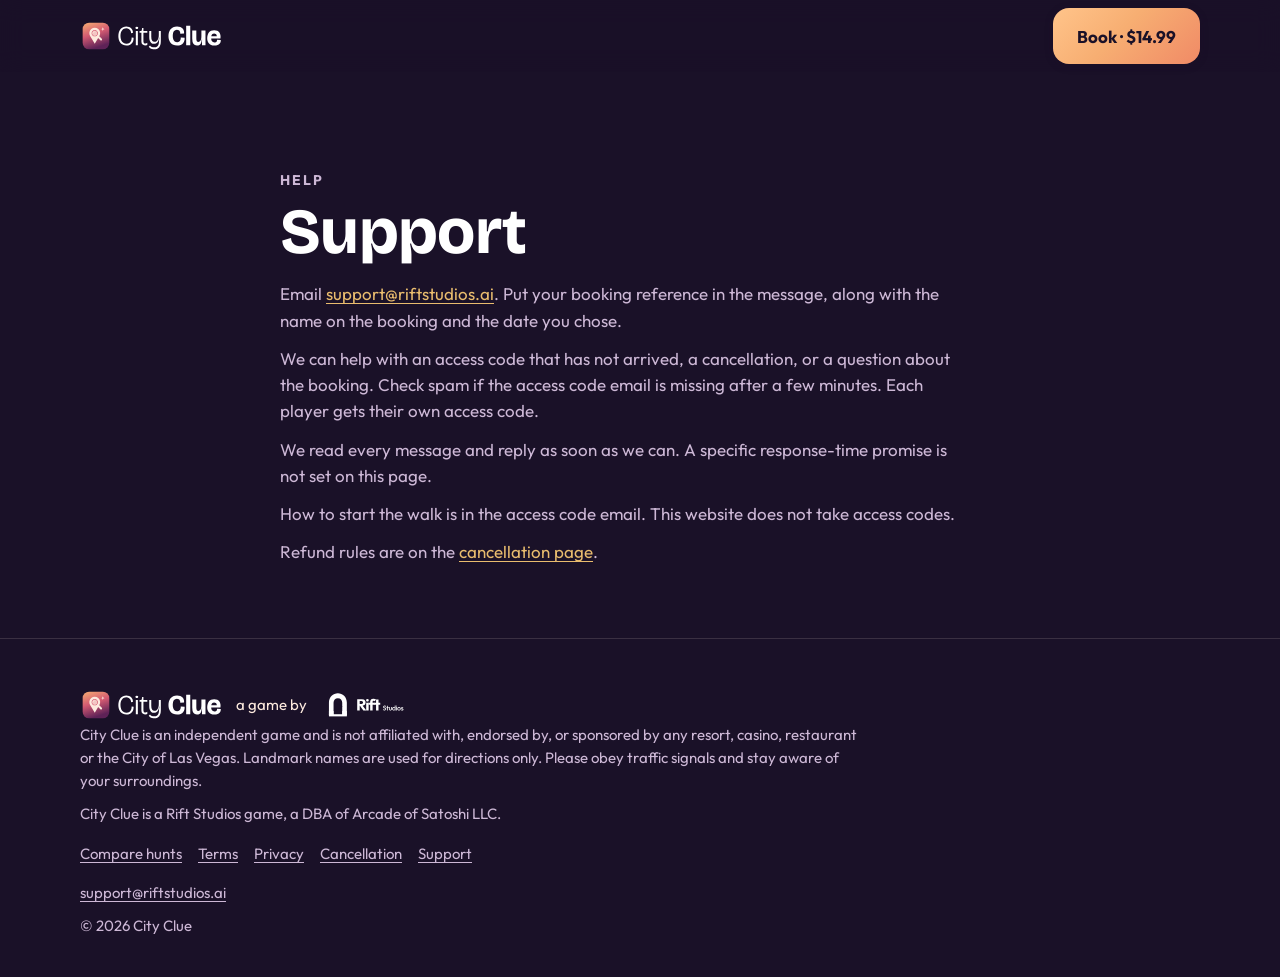
<file: support.html>
<!DOCTYPE html>
<html lang="en">
  <head>
    <meta charset="utf-8">
    <meta name="viewport" content="width=device-width, initial-scale=1, viewport-fit=cover">
    <title>Support | City Clue</title>
    <meta name="description" content="Help with a City Clue booking. Email support@riftstudios.ai with your booking reference.">
    <meta name="theme-color" content="#1A1128">
    <link rel="icon" href="/favicon.ico" sizes="48x48">
    <link rel="icon" href="/favicon.svg" type="image/svg+xml">
    <link rel="icon" href="/favicon-32.png" type="image/png" sizes="32x32">
    <link rel="icon" href="/favicon-16.png" type="image/png" sizes="16x16">
    <link rel="apple-touch-icon" href="/apple-touch-icon.png">
    <link rel="manifest" href="/site.webmanifest">
    <link rel="preload" href="/assets/fonts/bricolage-grotesque-latin.woff2" as="font" type="font/woff2" crossorigin>
    <link rel="canonical" href="https://cityclue.site/support">
    <link rel="stylesheet" href="/styles.css">
  </head>
  <body data-page="support">
    <a class="skip" href="#main">Skip to content</a>
    <header class="site-header">
      <div class="wrap header-inner">
        <a class="logo" href="/">
          <img src="/img/logo/cityclue-logo-light.svg" width="122" height="28" alt="City Clue">
        </a>
        <a class="btn-primary btn-header bokunButton" data-cta="header" href="https://widgets.bokun.io/online-sales/7cbce2f5-33c8-4d4b-92b2-bec34c99555c/experience-calendar/1326696">Book · $14.99</a>
      </div>
    </header>
    <main id="main" class="sheet">
      <article class="sheet-inner">
        <p class="eyebrow">Help</p>
        <h1>Support</h1>
        <p>Email <a data-track="support_email_click" href="mailto:support@riftstudios.ai">support@riftstudios.ai</a>. Put your booking reference in the message, along with the name on the booking and the date you chose.</p>
        <p>We can help with an access code that has not arrived, a cancellation, or a question about the booking. Check spam if the access code email is missing after a few minutes. Each player gets their own access code.</p>
        <p>We read every message and reply as soon as we can. A specific response-time promise is not set on this page.</p>
        <p>How to start the walk is in the access code email. This website does not take access codes.</p>
        <p>Refund rules are on the <a href="/cancellation">cancellation page</a>.</p>
      </article>
    </main>
    <footer class="site-footer">
      <div class="wrap">
        <div class="footer-brand">
          <img class="logo-footer" src="/img/logo/cityclue-logo-light.svg" width="105" height="24" alt="City Clue">
          <span class="by">a game by</span>
          <img class="rift" src="/img/logo/riftstudios-horizontal-white.svg" width="50" height="20" alt="Rift Studios">
        </div>
        <p class="footer-disclaimer">City Clue is an independent game and is not affiliated with, endorsed by, or sponsored by any resort, casino, restaurant or the City of Las Vegas. Landmark names are used for directions only. Please obey traffic signals and stay aware of your surroundings.</p>
        <p class="footer-company">City Clue is a Rift Studios game, a DBA of Arcade of Satoshi LLC.</p>
        <nav class="footer-nav" aria-label="Footer">
          <a href="/las-vegas-scavenger-hunt-for-adults">Compare hunts</a>
          <a href="/terms">Terms</a>
          <a href="/privacy">Privacy</a>
          <a href="/cancellation">Cancellation</a>
          <a href="/support">Support</a>
        </nav>
        <p class="footer-email"><a data-track="support_email_click" href="mailto:support@riftstudios.ai">support@riftstudios.ai</a></p>
        <p class="footer-copy">© 2026 City Clue</p>
      </div>
    </footer>
    <script src="/main.js" defer></script>
  </body>
</html>
</file>
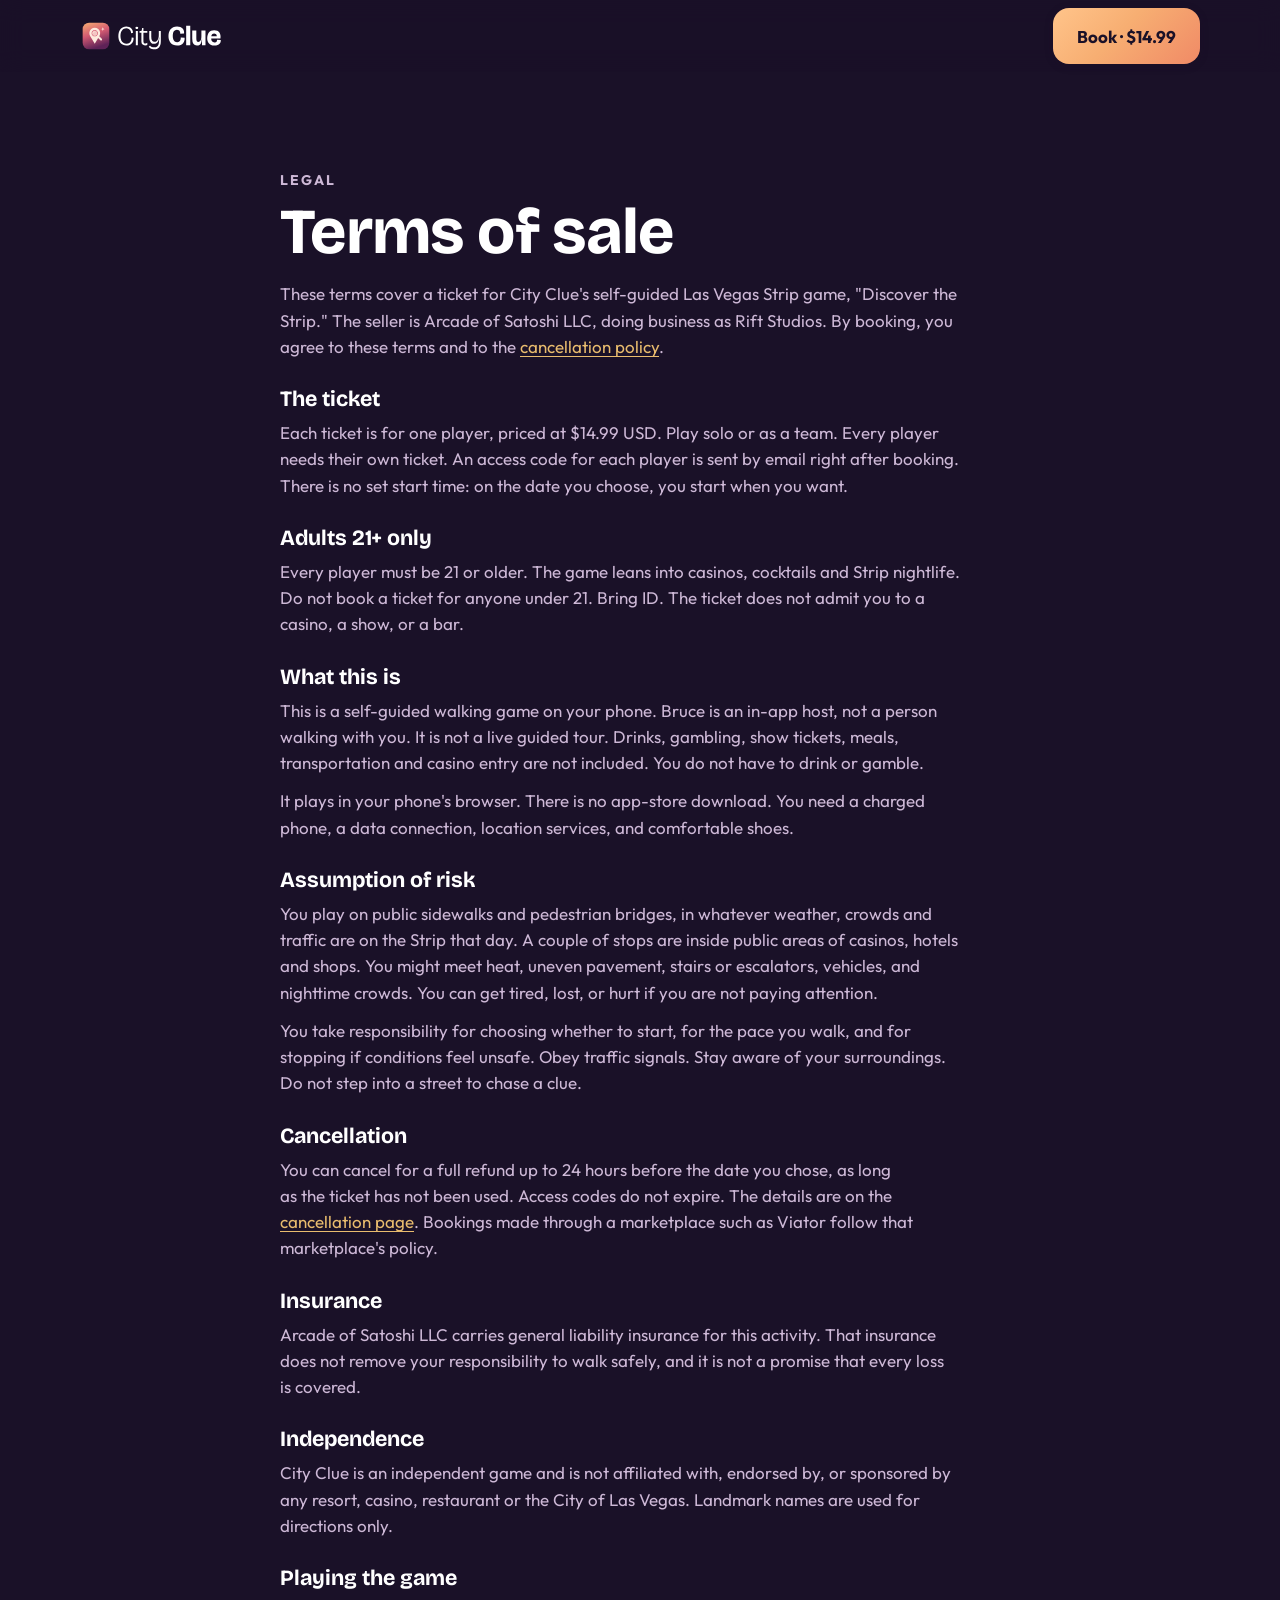
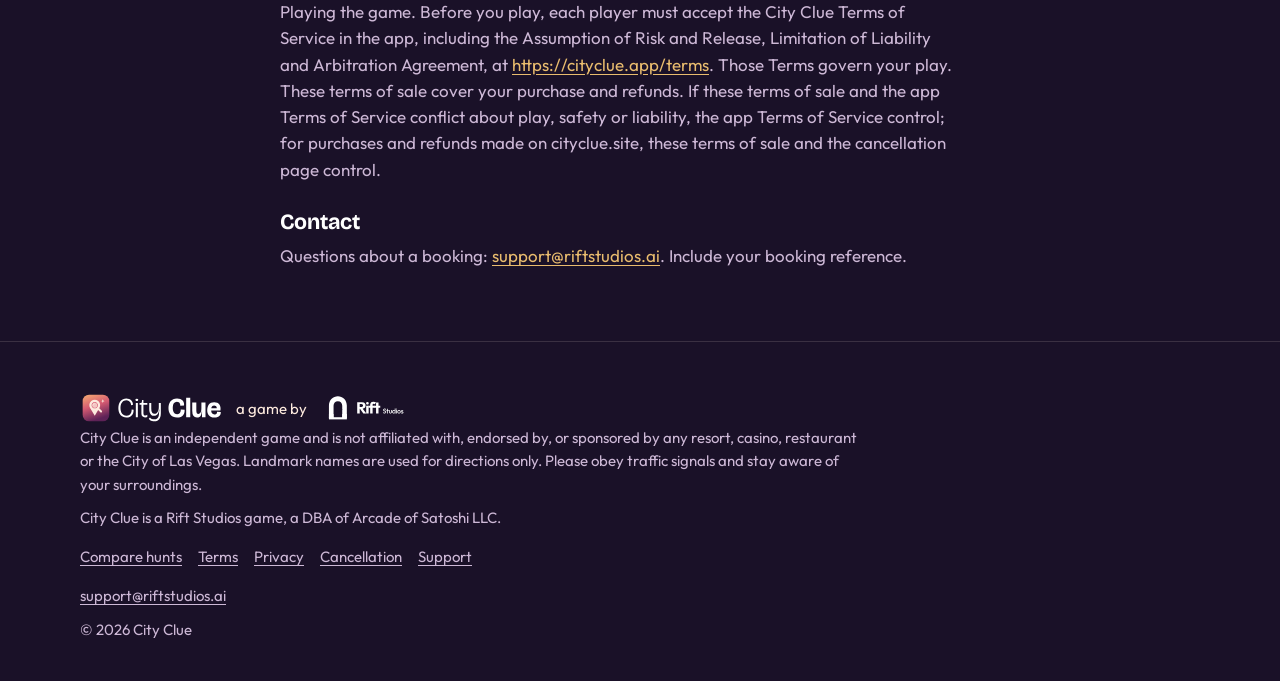
<file: terms.html>
<!DOCTYPE html>
<html lang="en">
  <head>
    <meta charset="utf-8">
    <meta name="viewport" content="width=device-width, initial-scale=1, viewport-fit=cover">
    <title>Terms of Sale | City Clue</title>
    <meta name="description" content="Terms of sale and assumption of risk for City Clue's adults-only Las Vegas Strip walking game.">
    <meta name="theme-color" content="#1A1128">
    <link rel="icon" href="/favicon.ico" sizes="48x48">
    <link rel="icon" href="/favicon.svg" type="image/svg+xml">
    <link rel="icon" href="/favicon-32.png" type="image/png" sizes="32x32">
    <link rel="icon" href="/favicon-16.png" type="image/png" sizes="16x16">
    <link rel="apple-touch-icon" href="/apple-touch-icon.png">
    <link rel="manifest" href="/site.webmanifest">
    <link rel="preload" href="/assets/fonts/bricolage-grotesque-latin.woff2" as="font" type="font/woff2" crossorigin>
    <link rel="canonical" href="https://cityclue.site/terms">
    <link rel="stylesheet" href="/styles.css">
  </head>
  <body data-page="terms">
    <a class="skip" href="#main">Skip to content</a>
    <header class="site-header">
      <div class="wrap header-inner">
        <a class="logo" href="/">
          <img src="/img/logo/cityclue-logo-light.svg" width="122" height="28" alt="City Clue">
        </a>
        <a class="btn-primary btn-header bokunButton" data-cta="header" href="https://widgets.bokun.io/online-sales/7cbce2f5-33c8-4d4b-92b2-bec34c99555c/experience-calendar/1326696">Book · $14.99</a>
      </div>
    </header>
    <main id="main" class="sheet">
      <article class="sheet-inner">
        <p class="eyebrow">Legal</p>
        <h1>Terms of sale</h1>
        <p>These terms cover a ticket for City Clue's self-guided Las Vegas Strip game, "Discover the Strip." The seller is Arcade of Satoshi LLC, doing business as Rift Studios. By booking, you agree to these terms and to the <a href="/cancellation">cancellation policy</a>.</p>

        <h2>The ticket</h2>
        <p>Each ticket is for one player, priced at $14.99 USD. Play solo or as a team. Every player needs their own ticket. An access code for each player is sent by email right after booking. There is no set start time: on the date you choose, you start when you want.</p>

        <h2>Adults 21+ only</h2>
        <p>Every player must be 21 or older. The game leans into casinos, cocktails and Strip nightlife. Do not book a ticket for anyone under 21. Bring ID. The ticket does not admit you to a casino, a show, or a bar.</p>

        <h2>What this is</h2>
        <p>This is a self-guided walking game on your phone. Bruce is an in-app host, not a person walking with you. It is not a live guided tour. Drinks, gambling, show tickets, meals, transportation and casino entry are not included. You do not have to drink or gamble.</p>
        <p>It plays in your phone's browser. There is no app-store download. You need a charged phone, a data connection, location services, and comfortable shoes.</p>

        <h2>Assumption of risk</h2>
        <p>You play on public sidewalks and pedestrian bridges, in whatever weather, crowds and traffic are on the Strip that day. A couple of stops are inside public areas of casinos, hotels and shops. You might meet heat, uneven pavement, stairs or escalators, vehicles, and nighttime crowds. You can get tired, lost, or hurt if you are not paying attention.</p>
        <p>You take responsibility for choosing whether to start, for the pace you walk, and for stopping if conditions feel unsafe. Obey traffic signals. Stay aware of your surroundings. Do not step into a street to chase a clue.</p>

        <h2>Cancellation</h2>
        <p>You can cancel for a full refund up to 24 hours before the date you chose, as long as the ticket has not been used. Access codes do not expire. The details are on the <a href="/cancellation">cancellation page</a>. Bookings made through a marketplace such as Viator follow that marketplace's policy.</p>

        <h2>Insurance</h2>
        <p>Arcade of Satoshi LLC carries general liability insurance for this activity. That insurance does not remove your responsibility to walk safely, and it is not a promise that every loss is covered.</p>

        <h2>Independence</h2>
        <p>City Clue is an independent game and is not affiliated with, endorsed by, or sponsored by any resort, casino, restaurant or the City of Las Vegas. Landmark names are used for directions only.</p>

        <h2>Playing the game</h2>
        <p>Playing the game. Before you play, each player must accept the City Clue Terms of Service in the app, including the Assumption of Risk and Release, Limitation of Liability and Arbitration Agreement, at <a href="https://cityclue.app/terms">https://cityclue.app/terms</a>. Those Terms govern your play. These terms of sale cover your purchase and refunds. If these terms of sale and the app Terms of Service conflict about play, safety or liability, the app Terms of Service control; for purchases and refunds made on cityclue.site, these terms of sale and the cancellation page control.</p>

        <h2>Contact</h2>
        <p>Questions about a booking: <a data-track="support_email_click" href="mailto:support@riftstudios.ai">support@riftstudios.ai</a>. Include your booking reference.</p>
      </article>
    </main>
    <footer class="site-footer">
      <div class="wrap">
        <div class="footer-brand">
          <img class="logo-footer" src="/img/logo/cityclue-logo-light.svg" width="105" height="24" alt="City Clue">
          <span class="by">a game by</span>
          <img class="rift" src="/img/logo/riftstudios-horizontal-white.svg" width="50" height="20" alt="Rift Studios">
        </div>
        <p class="footer-disclaimer">City Clue is an independent game and is not affiliated with, endorsed by, or sponsored by any resort, casino, restaurant or the City of Las Vegas. Landmark names are used for directions only. Please obey traffic signals and stay aware of your surroundings.</p>
        <p class="footer-company">City Clue is a Rift Studios game, a DBA of Arcade of Satoshi LLC.</p>
        <nav class="footer-nav" aria-label="Footer">
          <a href="/las-vegas-scavenger-hunt-for-adults">Compare hunts</a>
          <a href="/terms">Terms</a>
          <a href="/privacy">Privacy</a>
          <a href="/cancellation">Cancellation</a>
          <a href="/support">Support</a>
        </nav>
        <p class="footer-email"><a data-track="support_email_click" href="mailto:support@riftstudios.ai">support@riftstudios.ai</a></p>
        <p class="footer-copy">© 2026 City Clue</p>
      </div>
    </footer>
    <script src="/main.js" defer></script>
  </body>
</html>
</file>
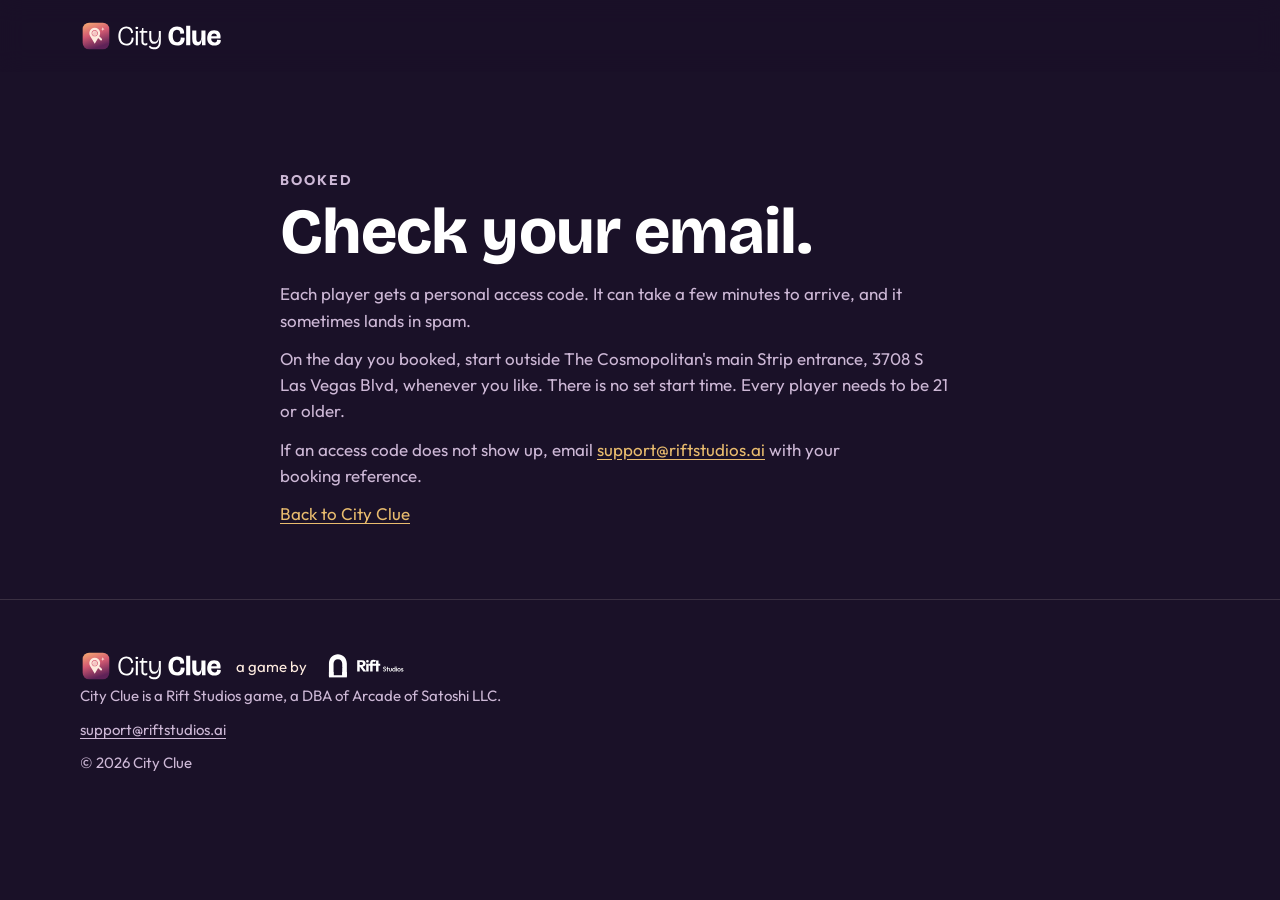
<file: thanks.html>
<!DOCTYPE html>
<html lang="en">
  <head>
    <meta charset="utf-8">
    <meta name="viewport" content="width=device-width, initial-scale=1, viewport-fit=cover">
    <title>You're booked | City Clue</title>
    <meta name="description" content="Your City Clue access codes are on the way by email.">
    <meta name="robots" content="noindex">
    <meta name="theme-color" content="#1A1128">
    <link rel="icon" href="/favicon.ico" sizes="48x48">
    <link rel="icon" href="/favicon.svg" type="image/svg+xml">
    <link rel="icon" href="/favicon-32.png" type="image/png" sizes="32x32">
    <link rel="icon" href="/favicon-16.png" type="image/png" sizes="16x16">
    <link rel="apple-touch-icon" href="/apple-touch-icon.png">
    <link rel="manifest" href="/site.webmanifest">
    <link rel="preload" href="/assets/fonts/bricolage-grotesque-latin.woff2" as="font" type="font/woff2" crossorigin>
    <link rel="canonical" href="https://cityclue.site/thanks">
    <link rel="stylesheet" href="/styles.css">
  </head>
  <body data-page="thanks">
    <a class="skip" href="#main">Skip to content</a>
    <header class="site-header">
      <div class="wrap header-inner">
        <a class="logo" href="/">
          <img src="/img/logo/cityclue-logo-light.svg" width="122" height="28" alt="City Clue">
        </a>
      </div>
    </header>
    <main id="main" class="sheet">
      <article class="sheet-inner">
        <p class="eyebrow">Booked</p>
        <h1>Check your email.</h1>
        <p>Each player gets a personal access code. It can take a few minutes to arrive, and it sometimes lands in spam.</p>
        <p>On the day you booked, start outside The Cosmopolitan's main Strip entrance, 3708 S Las Vegas Blvd, whenever you like. There is no set start time. Every player needs to be 21 or older.</p>
        <p>If an access code does not show up, email <a data-track="support_email_click" href="mailto:support@riftstudios.ai">support@riftstudios.ai</a> with your booking reference.</p>
        <p><a class="text-link" href="/">Back to City Clue</a></p>
      </article>
    </main>
    <footer class="site-footer">
      <div class="wrap">
        <div class="footer-brand">
          <img class="logo-footer" src="/img/logo/cityclue-logo-light.svg" width="105" height="24" alt="City Clue">
          <span class="by">a game by</span>
          <img class="rift" src="/img/logo/riftstudios-horizontal-white.svg" width="50" height="20" alt="Rift Studios">
        </div>
        <p class="footer-company">City Clue is a Rift Studios game, a DBA of Arcade of Satoshi LLC.</p>
        <p class="footer-email"><a data-track="support_email_click" href="mailto:support@riftstudios.ai">support@riftstudios.ai</a></p>
        <p class="footer-copy">© 2026 City Clue</p>
      </div>
    </footer>
    <script src="/main.js" defer></script>
  </body>
</html>
</file>
<file: styles.css>
@font-face {
  font-family: "Bricolage Grotesque";
  font-style: normal;
  font-weight: 300 800;
  font-display: swap;
  src: url("/assets/fonts/bricolage-grotesque-latin.woff2") format("woff2");
  unicode-range: U+0000-00FF, U+0131, U+0152-0153, U+02BB-02BC, U+02C6, U+02DA, U+02DC, U+2000-206F, U+20AC, U+2122, U+2191, U+2193, U+2212, U+2215, U+FEFF, U+FFFD;
}

@font-face {
  font-family: "Outfit";
  font-style: normal;
  font-weight: 400 700;
  font-display: swap;
  src: url("/assets/fonts/outfit-latin.woff2") format("woff2");
  unicode-range: U+0000-00FF, U+0131, U+0152-0153, U+02BB-02BC, U+02C6, U+02DA, U+02DC, U+2000-206F, U+20AC, U+2122, U+2191, U+2193, U+2212, U+2215, U+FEFF, U+FFFD;
}

:root {
  color-scheme: dark;
  --cc-night: #1A1128;
  --cc-night-2: #22162F;
  --cc-surface: #2A1A3D;
  --cc-surface-2: #35224B;
  --cc-line: rgba(253, 234, 222, .14);
  --cc-text: #FDEADE;
  --cc-white: #FFFFFF;
  --cc-muted: #CDB8D6;
  --cc-faint: #A493AF;
  --cc-gold: #E9BC6E;
  --cc-peach: #F7AE72;
  --cc-orange: #F08A66;
  --cc-rose: #D45A72;
  --cc-magenta: #A63A6E;
  --cc-plum: #5E2257;
  --cc-cream: #FDEADE;
  --cc-berry: #9E2F5E;
  --cc-success: #7FD6A8;
  --cc-grad-sky: linear-gradient(180deg, #F7AE72 0%, #F08A66 20%, #D45A72 42%, #A63A6E 62%, #5E2257 82%, #1A1128 100%);
  --cc-grad-cta: linear-gradient(135deg, #FFC48A 0%, #F7AE72 45%, #F08A66 100%);
  --cc-glow: radial-gradient(60% 50% at 70% 30%, rgba(255, 196, 138, .35), transparent 70%);
  --cc-font-display: "Bricolage Grotesque", "Outfit", system-ui, sans-serif;
  --cc-font-body: "Outfit", "Avenir Next", "Segoe UI", system-ui, sans-serif;
  --fs-eyebrow: clamp(13px, .8rem + .1vw, 14px);
  --fs-h1: clamp(38px, 1.6rem + 3.4vw, 64px);
  --fs-h2: clamp(30px, 1.35rem + 2vw, 44px);
  --fs-h3: clamp(20px, 1.2rem + .2vw, 22px);
  --fs-lead: clamp(18px, 1.05rem + .25vw, 20px);
  --fs-body: clamp(16px, .98rem + .1vw, 17px);
  --fs-small: 14px;
  --fs-price: clamp(44px, 2.2rem + 1.6vw, 56px);
  --sp-1: 4px;
  --sp-2: 8px;
  --sp-3: 12px;
  --sp-4: 16px;
  --sp-5: 24px;
  --sp-6: 32px;
  --sp-7: 48px;
  --sp-8: 64px;
  --sp-9: 96px;
  --r-sm: 10px;
  --r-md: 16px;
  --r-lg: 24px;
  --r-xl: 32px;
  --r-pill: 999px;
  --sh-card: 0 1px 0 rgba(255, 255, 255, .04) inset, 0 18px 40px rgba(8, 4, 16, .35);
  --sh-cta: 0 10px 24px rgba(240, 138, 102, .35);
  --wrap: 1120px;
  --header: 64px;
  --sticky-h: 56px;
}

@media (min-width: 900px) {
  :root { --header: 72px; }
}

*,
*::before,
*::after { box-sizing: border-box; }

body {
  margin: 0;
  background: var(--cc-night);
  color: var(--cc-text);
  font: 400 var(--fs-body) / 1.55 var(--cc-font-body);
  -webkit-font-smoothing: antialiased;
}

img { max-width: 100%; }

h1, h2, h3 {
  font-family: var(--cc-font-display);
  color: var(--cc-white);
  text-wrap: balance;
  margin: 0;
}

p, li, dd, figcaption { text-wrap: pretty; }

h1 { font-size: var(--fs-h1); font-weight: 750; line-height: 1.04; letter-spacing: -.01em; }
h2 { font-size: var(--fs-h2); font-weight: 700; line-height: 1.1; }
h3 { font-size: var(--fs-h3); font-weight: 650; line-height: 1.25; }

p { margin: 0; }

a { color: var(--cc-gold); text-underline-offset: 3px; }
a:hover { color: var(--cc-text); }

.skip {
  position: absolute;
  left: 12px;
  top: -48px;
  z-index: 80;
  padding: 10px 14px;
  border-radius: var(--r-sm);
  background: var(--cc-gold);
  color: var(--cc-night);
  font-weight: 700;
  text-decoration: none;
}

.skip:focus { top: 12px; }

.wrap {
  width: min(var(--wrap), calc(100% - 40px));
  margin-inline: auto;
}

@media (min-width: 600px) {
  .wrap { width: min(var(--wrap), calc(100% - 64px)); }
}

.eyebrow {
  margin: 0 0 10px;
  font: 700 var(--fs-eyebrow) / 1.2 var(--cc-font-body);
  letter-spacing: .14em;
  text-transform: uppercase;
  color: var(--cc-gold);
}

.lede,
.section-intro {
  max-width: 62ch;
  margin-top: 14px;
  color: var(--cc-muted);
  font-size: var(--fs-lead);
  line-height: 1.5;
}

.micro {
  margin-top: 12px;
  color: var(--cc-faint);
  font-size: var(--fs-small);
  font-weight: 500;
  line-height: 1.45;
  text-wrap: balance;
}

.icon {
  width: 20px;
  height: 20px;
  flex: none;
  color: currentColor;
}

.site-header {
  position: sticky;
  top: 0;
  z-index: 40;
  height: var(--header);
  background: rgba(26, 17, 40, .82);
  -webkit-backdrop-filter: blur(12px);
  backdrop-filter: blur(12px);
}

.site-header.is-scrolled { border-bottom: 1px solid var(--cc-line); }

#main,
#top {
  scroll-margin-top: calc(var(--header) + 20px);
}

/* Section padding is about one header tall. A 20px margin would stack on
   that padding and land the heading ~80px under the bar. Offset the padding
   so the heading itself sits about 20px below the header. */
main .section {
  scroll-margin-top: calc(20px + var(--header) - var(--sp-8));
}

#book.section {
  scroll-margin-top: calc(12px + var(--header) - var(--sp-8));
}

#book-calendar {
  scroll-margin-top: calc(var(--header) + 12px);
}

.header-inner {
  height: 100%;
  display: flex;
  align-items: center;
  justify-content: space-between;
  gap: 12px;
}

.logo img {
  display: block;
  height: 28px;
  width: auto;
}

@media (min-width: 900px) {
  .logo img { height: 32px; }
}

.btn-primary,
a.bokunButton.btn-primary {
  display: inline-flex;
  align-items: center;
  justify-content: center;
  gap: 8px;
  min-height: 56px;
  padding: 0 24px;
  border: 0 !important;
  border-radius: var(--r-md);
  background: var(--cc-grad-cta) !important;
  color: var(--cc-night) !important;
  font: 700 17px / 1 var(--cc-font-body);
  text-decoration: none;
  box-shadow: var(--sh-cta);
  cursor: pointer;
  transition: transform .15s ease, filter .15s ease, box-shadow .15s ease;
}

.btn-primary:hover,
a.bokunButton.btn-primary:hover {
  filter: brightness(1.06);
  transform: translateY(-1px);
  color: var(--cc-night);
  box-shadow: 0 12px 28px rgba(240, 138, 102, .42);
}

/* Header Book stays the same button, without the heavy CTA glow. */
a.btn-header.btn-primary,
a.bokunButton.btn-header.btn-primary {
  box-shadow: 0 2px 8px rgba(26, 17, 40, .22);
}

a.btn-header.btn-primary:hover,
a.bokunButton.btn-header.btn-primary:hover {
  box-shadow: 0 4px 12px rgba(26, 17, 40, .28);
}

.btn-primary:active,
a.bokunButton.btn-primary:active {
  filter: brightness(.97);
  transform: none;
  color: var(--cc-night);
}

.btn-primary:focus-visible,
.btn-secondary:focus-visible,
a:focus-visible,
button:focus-visible {
  outline: 3px solid var(--cc-gold);
  outline-offset: 3px;
}

.btn-header {
  min-height: 48px;
  padding: 0 16px;
  font-size: 15px;
}

.btn-secondary {
  display: inline-flex;
  align-items: center;
  justify-content: center;
  gap: 8px;
  min-height: 48px;
  padding: 0 20px;
  border-radius: var(--r-md);
  border: 1.5px solid var(--cc-line);
  background: transparent;
  color: var(--cc-text);
  font: 600 16px / 1 var(--cc-font-body);
  text-decoration: none;
}

.btn-secondary:hover {
  background: var(--cc-surface);
  border-color: var(--cc-gold);
  color: var(--cc-text);
}

@media (max-width: 599px) {
  .cta-row .btn-primary,
  .missing .btn-primary { width: 100%; }
}

.chips {
  display: flex;
  gap: 8px;
  margin: 18px 0 0;
  padding: 0 0 4px;
  overflow-x: auto;
  list-style: none;
  scrollbar-width: none;
}

.chips::-webkit-scrollbar { display: none; }

.chip {
  display: inline-flex;
  align-items: center;
  gap: 6px;
  height: 36px;
  padding: 0 14px;
  border-radius: var(--r-pill);
  background: rgba(253, 234, 222, .08);
  border: 1px solid var(--cc-line);
  color: var(--cc-text);
  font: 600 14px / 1 var(--cc-font-body);
  white-space: nowrap;
}

.chip .icon { width: 18px; height: 18px; color: var(--cc-gold); }
.chip-age { color: var(--cc-gold); border-color: var(--cc-gold); }

.hero { position: relative; background: var(--cc-night); }

.hero-media { position: relative; }

.hero-art,
.hero-art img {
  display: block;
  width: 100%;
}

.hero-media {
  overflow: hidden;
}

.hero-media img {
  width: 100%;
  /* Fallback if svh is missing. The clamp is the real cap. */
  height: 140px;
  max-height: 140px;
  height: clamp(112px, calc(100svh - 524px), 200px);
  max-height: clamp(112px, calc(100svh - 524px), 200px);
  /* Crop the portrait so the headline sits under the art, not on it.
     46% 50% keeps Bruce's face, including the chin, in the short band. */
  object-fit: cover;
  object-position: 46% 50%;
}

.hero .chips {
  flex-wrap: wrap;
  overflow: visible;
}

.hero-art-photo { display: none; }

.hero.is-photo .hero-art-designed { display: none; }
.hero.is-photo .hero-art-photo { display: block; }
.hero.is-photo .hero-media img { object-position: center 30%; }

.hero-copy {
  position: relative;
  margin-top: 0;
  padding: 12px 0 16px;
}

@media (max-width: 899px) and (max-height: 720px) {
  .hero-copy { padding-top: 8px; }
  .hero h1 { font-size: 32px; }
  .hero .lede { margin-top: 8px; }
  .hero .chips { margin-top: 8px; }
  .hero .cta-row { margin-top: 12px; }
}

.cta-row { margin-top: 20px; }

@media (min-width: 900px) {
  .hero {
    min-height: min(86vh, 800px);
    display: grid;
    align-items: center;
    overflow: hidden;
  }

  .hero-media {
    position: absolute;
    inset: 0;
  }

  /* The picture must fill the media or the art paints past the hero. */
  .hero-media .hero-art {
    position: absolute;
    inset: 0;
    height: 100%;
  }

  .hero-media img {
    height: 100%;
    max-height: none;
    object-fit: cover;
    /* Anchor the bottom so the phone stays in frame. 46% keeps the copy left of the bezel. */
    object-position: 46% 100%;
  }

  .hero.is-photo .hero-media img { object-position: center 42%; }

  .hero::before {
    content: "";
    position: absolute;
    inset: 0;
    z-index: 1;
    pointer-events: none;
    background: linear-gradient(90deg, rgba(36, 14, 32, .78) 0%, rgba(36, 14, 32, .55) 26%, rgba(36, 14, 32, .22) 46%, transparent 64%);
  }

  .hero-copy {
    justify-self: start;
    align-self: center;
    /* Stay left of the phone. The floor keeps the Book button on one line. */
    width: min(560px, max(24rem, calc(47vw - max(2rem, (100% - var(--wrap)) / 2) - 2.75rem)));
    margin: 0 auto 0 max(2rem, calc((100% - var(--wrap)) / 2));
    padding: 40px 0 48px;
    z-index: 2;
  }

  .hero .lede {
    color: #fff8f3;
    text-shadow: 0 1px 2px rgba(26, 17, 40, .45);
  }

  .hero .micro {
    max-width: 34rem;
    color: rgba(255, 248, 243, .92);
    text-shadow: 0 1px 2px rgba(26, 17, 40, .4);
  }

  .hero .chips {
    flex-wrap: wrap;
    overflow: visible;
    max-width: 100%;
  }

  .hero .chip {
    background: rgba(26, 17, 40, .72);
    border-color: rgba(253, 234, 222, .38);
    color: var(--cc-cream);
  }

  .hero .chip-age {
    background: var(--cc-gold);
    border-color: var(--cc-gold);
    color: var(--cc-night);
  }

  .hero .chip-age .icon { color: var(--cc-night); }

  .hero .cta-row .btn-primary {
    width: auto;
    max-width: 100%;
  }
}

@media (min-width: 1280px) {
  /* Sit the phone on the fold. 100% left a dark band under the bezel. */
  .hero-media img { object-position: center 84%; }
  .hero.is-photo .hero-media img { object-position: center 40%; }

  .hero-copy {
    width: min(35rem, calc(50vw - max(2rem, (100% - var(--wrap)) / 2) - 2.5rem));
    padding: 48px 0;
  }
}

.trust {
  background: var(--cc-night-2);
  border-top: 1px solid var(--cc-line);
  border-bottom: 1px solid var(--cc-line);
  padding: 18px 0;
}

.trust-row {
  display: grid;
  grid-template-columns: 1fr 1fr;
  gap: 12px;
  margin: 0;
  padding: 0;
  list-style: none;
}

.trust-item {
  display: flex;
  align-items: center;
  gap: 8px;
  font: 600 14px / 1.3 var(--cc-font-body);
}

.trust-item .icon { color: var(--cc-gold); }
.trust-item.is-insured .icon { color: var(--cc-success); }

@media (min-width: 900px) {
  .trust-row {
    display: flex;
    flex-wrap: wrap;
    justify-content: center;
    gap: 0 4px;
  }

  .trust-item + .trust-item::before {
    content: "·";
    margin: 0 12px;
    color: var(--cc-faint);
  }
}

@media (min-width: 1200px) {
  .trust-row { flex-wrap: nowrap; }

  .trust-item {
    font-size: 13px;
    white-space: nowrap;
  }

  .trust-item + .trust-item::before { margin: 0 8px; }
}

#what-is-city-clue ul {
  margin: 8px 0 0;
  padding-left: 1.2em;
  max-width: 68ch;
}
#what-is-city-clue li { margin-top: 8px; color: var(--cc-muted); }
#what-is-city-clue h3 { margin: 28px 0 8px; }
#what-is-city-clue ol { margin: 8px 0 0; padding-left: 1.2em; max-width: 68ch; }

.section { padding: var(--sp-8) 0; }
.section-raise { background: var(--cc-night-2); }

@media (min-width: 900px) {
  .section { padding: 72px 0; }
  #book.section { padding-top: 40px; }
  main .section { scroll-margin-top: calc(20px + var(--header) - 72px); }
  #book.section { scroll-margin-top: calc(12px + var(--header) - 40px); }
}

.steps {
  list-style: none;
  margin: 28px 0 0;
  padding: 0;
}

.step {
  position: relative;
  display: grid;
  grid-template-columns: 40px 1fr;
  gap: 14px 16px;
  padding-bottom: 28px;
}

.step:last-child { padding-bottom: 0; }

.step:not(:last-child)::before {
  content: "";
  position: absolute;
  left: 19px;
  top: 44px;
  bottom: 4px;
  border-left: 2px dotted var(--cc-rose);
}

.step-index {
  position: relative;
  z-index: 1;
  display: grid;
  place-items: center;
  width: 40px;
  height: 40px;
  border-radius: 50%;
  border: 1.5px solid var(--cc-gold);
  background: var(--cc-night-2);
  color: var(--cc-gold);
  font: 700 16px / 1 var(--cc-font-display);
}

.section-raise .step-index { background: var(--cc-night-2); }

.step p { margin-top: 6px; color: var(--cc-muted); max-width: 62ch; }

.how-phones {
  display: flex;
  flex-direction: column;
  align-items: center;
  gap: 24px;
  margin-top: 28px;
}

.phone-shot {
  width: 220px;
  height: auto;
  display: block;
}

.how-phones figcaption,
.figure-caption,
.life figcaption {
  margin-top: 8px;
  color: var(--cc-faint);
  font-size: var(--fs-small);
  font-weight: 500;
  line-height: 1.45;
  text-align: center;
}

.life {
  margin: 28px 0 0;
  border-radius: var(--r-lg);
  overflow: hidden;
}

.life img {
  display: block;
  width: 100%;
  height: auto;
  aspect-ratio: 16 / 9;
  object-fit: cover;
}

@media (min-width: 900px) {
  .how-layout {
    display: grid;
    grid-template-columns: 1.1fr 0.9fr;
    grid-template-areas:
      "intro photo"
      "steps steps";
    gap: 28px 40px;
    align-items: start;
  }

  .how-intro { grid-area: intro; }
  .how-layout .life { grid-area: photo; margin-top: 0; }
  .how-layout .steps { grid-area: steps; margin-top: 0; }

  .steps {
    display: grid;
    grid-template-columns: repeat(3, 1fr);
    gap: 20px;
  }

  .step {
    display: block;
    padding: 32px;
    background: var(--cc-surface);
    border: 1px solid var(--cc-line);
    border-radius: var(--r-lg);
    box-shadow: var(--sh-card);
  }

  .step::before { display: none; }
  .step-index { margin-bottom: 16px; background: var(--cc-surface); }
  .step h3 { min-height: 2.5em; }
  .how-phones {
    flex-direction: row;
    align-items: flex-start;
    justify-content: center;
    gap: 40px;
  }
  .how-phones figure { width: 260px; margin: 0; }
  .how-phones figure:last-child { margin-top: 0; }
  .phone-shot { width: 100%; }
}

.cards {
  display: grid;
  gap: 12px;
  margin: 24px 0 0;
  padding: 0;
  list-style: none;
}

.card {
  background: var(--cc-surface);
  border: 1px solid var(--cc-line);
  border-radius: var(--r-lg);
  box-shadow: var(--sh-card);
  padding: 20px;
}

.icon-tile {
  display: grid;
  place-items: center;
  width: 44px;
  height: 44px;
  margin-bottom: 12px;
  border-radius: 14px;
  background: rgba(233, 188, 110, .12);
  color: var(--cc-gold);
}

.icon-tile .icon { width: 22px; height: 22px; }
.card p { margin-top: 6px; color: var(--cc-muted); }

@media (min-width: 600px) {
  .cards { grid-template-columns: 1fr 1fr; }
}

@media (min-width: 900px) {
  .cards { grid-template-columns: repeat(3, 1fr); gap: 16px; }
  #play .section-intro { max-width: none; }
  .card h3 { min-height: 2.5em; }
  .card p { min-height: 4.65em; }
}

.phones {
  display: flex;
  gap: 16px;
  margin: 28px 0 0;
  padding: 0 0 8px;
  overflow-x: auto;
  scroll-snap-type: x mandatory;
  list-style: none;
}

.phones li {
  flex: 0 0 200px;
  scroll-snap-align: start;
  text-align: center;
}

.phones img {
  width: 200px;
  height: auto;
  display: block;
  margin-inline: auto;
}

.phones figcaption,
.phones p {
  margin-top: 8px;
  color: var(--cc-faint);
  font-size: var(--fs-small);
  font-weight: 500;
}

@media (min-width: 900px) {
  .phones {
    display: grid;
    grid-template-columns: repeat(3, minmax(0, 1fr));
    justify-content: stretch;
    justify-items: center;
    overflow: visible;
    gap: 16px;
    margin-top: 36px;
  }

  .phones li { flex-basis: auto; }
  .phones img { width: min(320px, 100%); }
}

.landmarks {
  display: flex;
  flex-wrap: wrap;
  gap: 6px 0;
  margin: 28px 0 0;
  padding: 16px 18px;
  list-style: none;
  background: var(--cc-surface);
  border: 1px solid var(--cc-line);
  border-radius: var(--r-lg);
  color: var(--cc-muted);
  font-size: 15px;
  line-height: 1.45;
}

.landmarks { align-items: center; }
.landmarks li { display: inline-flex; align-items: center; }
.landmarks .icon { color: var(--cc-gold); margin-right: 8px; transform: translateY(1px); }

.landmarks li:not(:last-child)::after {
  content: "·";
  margin: 0 10px;
  color: var(--cc-faint);
}

.note-line {
  margin-top: 16px;
  color: var(--cc-faint);
  font-size: var(--fs-small);
  max-width: 62ch;
}

.route-grid { display: grid; gap: 28px; }

.route-card {
  margin: 0;
  padding: 12px;
  background: var(--cc-surface);
  border: 1px solid var(--cc-line);
  border-radius: var(--r-xl);
  box-shadow: var(--sh-card);
}

.route-card svg {
  display: block;
  width: 100%;
  height: auto;
}

.facts { margin: 20px 0 0; }
.fact { display: grid; grid-template-columns: 28px 1fr; gap: 4px 12px; padding: 14px 0; border-top: 1px solid var(--cc-line); }
.fact .icon { grid-row: 1 / span 2; color: var(--cc-gold); margin-top: 1px; }
.fact dt {
  grid-column: 2;
  font: 600 13px / 1.2 var(--cc-font-body);
  letter-spacing: .08em;
  text-transform: uppercase;
  color: var(--cc-gold);
}
.fact dd { grid-column: 2; margin: 0; max-width: 62ch; }
.route-copy .btn-secondary { margin-top: 8px; }

@media (min-width: 900px) {
  .route-grid {
    grid-template-columns: minmax(0, 1.08fr) minmax(0, 1fr);
    align-items: start;
    gap: 36px;
  }

  .route-card {
    position: sticky;
    top: calc(var(--header) + 20px);
  }

  .route-copy .life { margin-top: 0; }
}

.price {
  position: relative;
  background:
    var(--cc-glow),
    var(--cc-night-2);
}

.points {
  margin: 18px 0 0;
  padding: 0;
  list-style: none;
}

.points li {
  display: flex;
  gap: 10px;
  align-items: flex-start;
  margin-top: 10px;
  max-width: 62ch;
}

.points .icon { color: var(--cc-gold); margin-top: 3px; }

.book-column { min-width: 0; }

.what-you-get {
  margin: 0 0 14px;
  padding: 14px 16px 12px;
  border: 1px solid var(--cc-line);
  border-radius: var(--r-lg);
  background: rgba(253, 234, 222, .06);
}

.what-you-get h3 { font-size: 18px; }

.what-you-get ul {
  margin: 8px 0 0;
  padding: 0;
  list-style: none;
}

.what-you-get li {
  position: relative;
  margin: 0;
  padding: 3px 0 3px 16px;
  color: var(--cc-text);
  font-size: 15px;
  line-height: 1.35;
}

.what-you-get li::before {
  content: "";
  position: absolute;
  left: 0;
  top: .62em;
  width: 7px;
  height: 7px;
  border-radius: 50%;
  background: var(--cc-gold);
}

.book-everyday,
.book-trust,
.book-help,
.book-fallback { flex: none; }

.book-everyday {
  margin: 0 0 10px;
  font: 700 13px / 1.3 var(--cc-font-body);
  letter-spacing: .08em;
  text-transform: uppercase;
  color: var(--cc-gold);
}

.book-panel {
  display: flex;
  flex-direction: column;
  margin-top: 0;
  padding: 8px 16px 12px;
  background:
    radial-gradient(80% 40% at 50% 0%, rgba(233, 188, 110, .28), transparent 70%),
    #f7efe6;
  border: 0;
  border-radius: 28px;
  box-shadow: 0 18px 40px rgba(8, 4, 16, .28);
  color: #1a1128;
}

.calendar-shell {
  position: relative;
  flex: 1 1 auto;
  height: 560px;
  min-height: 0;
  border-radius: 16px;
  overflow: hidden;
  overscroll-behavior: contain;
  background:
    radial-gradient(80% 50% at 50% 0%, rgba(233, 188, 110, .35), transparent 70%),
    #f7efe6;
}

.bokunWidget {
  position: relative;
  z-index: 1;
  min-height: 100%;
  border: 0;
  border-radius: 16px;
  background: transparent !important;
  color: #1a1128;
}

.calendar-pending {
  position: absolute;
  inset: 0;
  z-index: 2;
  display: flex;
  flex-direction: column;
  align-items: center;
  justify-content: center;
  gap: 14px;
  padding: 32px 20px;
  text-align: center;
  color: #1a1128;
  font: 650 16px / 1.4 var(--cc-font-body);
  background:
    radial-gradient(80% 50% at 50% 0%, rgba(233, 188, 110, .35), transparent 70%),
    #f7efe6;
}

.calendar-shell.is-ready { overflow: auto; }

.calendar-pending {
  transition: opacity .35s ease;
}

.calendar-shell.is-ready .calendar-pending {
  opacity: 0;
  pointer-events: none;
}

.calendar-shell:not(.is-ready) .bokunWidget,
.calendar-shell:not(.is-ready) .bokunWidget iframe {
  opacity: 0;
}

.booking-spinner {
  width: 22px;
  height: 22px;
  border-radius: 50%;
  border: 2px solid rgba(26, 17, 40, .18);
  border-top-color: #1a1128;
  animation: booking-spin .7s linear infinite;
}

@keyframes booking-spin { to { transform: rotate(360deg); } }

.booking-status {
  position: fixed;
  z-index: 2147483000;
  left: 12px;
  right: 12px;
  top: calc(var(--header) + 10px);
  display: flex;
  align-items: center;
  justify-content: center;
  gap: 10px;
  min-height: 48px;
  padding: 10px 16px;
  border-radius: var(--r-pill);
  background: var(--cc-cream);
  color: var(--cc-night);
  font: 700 15px / 1.2 var(--cc-font-body);
  box-shadow: 0 12px 32px rgba(8, 4, 16, .35);
  pointer-events: none;
}

/* Bokun's preloaded window never fires a fresh load event, and its click
   handler can block the main thread, so a JS timer alone can leave this
   message up. Fade it out on the compositor by 1.7s. */
.booking-status:not([hidden]) {
  animation: booking-status-cap 1.7s linear forwards !important;
}

@keyframes booking-status-cap {
  0%, 88% { opacity: 1; }
  100% { opacity: 0; }
}

@media (min-width: 600px) {
  .booking-status {
    left: 50%;
    right: auto;
    transform: translateX(-50%);
    width: max-content;
    max-width: calc(100% - 32px);
  }
}

.bokunWidget iframe {
  position: relative;
  display: block;
  width: 100%;
  height: 720px;
  min-height: 0;
  border: 0;
  background: transparent;
}

.calendar-shell.is-ready .bokunWidget iframe {
  background: #fff;
}

.book-trust {
  margin: 14px 0 0;
  color: var(--cc-muted);
  font-size: 14px;
  line-height: 1.45;
}

.book-help,
.book-fallback {
  display: flex;
  gap: 8px;
  align-items: center;
  margin-top: 14px;
  color: var(--cc-muted);
}

.book-help .icon,
.book-fallback .icon { color: var(--cc-gold); }

@media (max-width: 899px) {
  .price-grid {
    display: flex;
    flex-direction: column;
  }

  .book-column { order: 1; }
  .what-you-get { order: 2; }
  .price-copy { order: 3; }

  /* Let the iframe set the height so Checkout is in the page, not clipped
     inside a 560px scroller. */
  .calendar-shell,
  .calendar-shell.is-ready {
    height: auto;
    max-height: none;
    overflow: visible;
  }

  .calendar-shell:not(.is-ready) { min-height: 560px; }

  .calendar-pending { display: block; }

  .calendar-pending-card {
    position: sticky;
    top: calc(var(--header) + 80px);
    display: flex;
    flex-direction: column;
    align-items: center;
    gap: 14px;
    padding-top: 48px;
  }
}

@media (min-width: 900px) {
  .price-grid {
    display: grid;
    grid-template-columns: minmax(0, 1fr) minmax(0, 1.05fr);
    grid-template-areas:
      "copy calendar"
      "perks calendar";
    gap: 28px 36px;
    align-items: start;
  }

  .price-copy { grid-area: copy; }
  .what-you-get { grid-area: perks; align-self: start; }
  .book-column { grid-area: calendar; }

  .price-copy {
    display: flex;
    flex-direction: column;
  }

  .price-copy .life {
    display: flex;
    flex: 1 1 auto;
    margin-top: 24px;
    min-height: 240px;
  }

  .price-copy .life img {
    width: 100%;
    height: 100%;
    min-height: 240px;
    aspect-ratio: auto;
    object-fit: cover;
  }

  .book-panel {
    position: sticky;
    top: calc(var(--header) + 20px);
    margin-top: 0;
    padding: 8px 12px 10px;
    height: calc(100vh - var(--header) - 32px);
    max-height: calc(100vh - var(--header) - 32px);
    overflow: hidden;
  }

  .calendar-shell {
    height: auto;
    min-height: 0;
  }
}

.reviews-note {
  display: flex;
  flex-direction: column;
  align-items: center;
  gap: 16px;
  padding: var(--sp-8) 0;
  text-align: center;
}

.reviews-note img { width: auto; height: 96px; }
.reviews-note p { max-width: 34em; font-size: var(--fs-lead); text-wrap: balance; }

@media (min-width: 900px) {
  .reviews-note {
    flex-direction: row;
    justify-content: center;
    gap: 28px;
    padding: 48px 24px 56px;
    text-align: left;
  }

  .reviews-note img { height: 180px; }
}

.faq-list { margin: 28px 0 0; }
.faq-item { border-top: 1px solid var(--cc-line); }
.faq-item:last-child { border-bottom: 1px solid var(--cc-line); }
.faq-item h3 { font-size: inherit; font-weight: inherit; }

.faq-item button {
  display: flex;
  align-items: center;
  justify-content: space-between;
  gap: 16px;
  width: 100%;
  min-height: 56px;
  padding: 14px 0;
  border: 0;
  background: transparent;
  color: var(--cc-white);
  font: 650 var(--fs-h3) / 1.25 var(--cc-font-display);
  text-align: left;
  cursor: pointer;
}

.faq-item button .icon {
  color: var(--cc-gold);
  transition: transform .2s ease;
}

.faq-item button[aria-expanded="true"] .icon { transform: rotate(180deg); }

.faq-item [role="region"] { padding: 0 0 16px; }
.faq-item p { color: var(--cc-muted); max-width: 62ch; }
.faq-item p + p { margin-top: 10px; }

.final {
  position: relative;
  overflow: hidden;
  padding: var(--sp-9) 0;
  background: var(--cc-plum);
}

.final-bg {
  position: absolute;
  inset: 0;
}

.final-bg img {
  width: 100%;
  height: 100%;
  object-fit: cover;
  object-position: center top;
}

.final-grid {
  position: relative;
  z-index: 1;
  display: grid;
  justify-items: center;
  text-align: center;
  gap: 8px;
}

.final-bruce img {
  display: block;
  width: auto;
  height: 260px;
  margin-top: -24px;
  filter: drop-shadow(0 18px 30px rgba(8, 4, 16, .35));
}

.bubble {
  position: relative;
  max-width: 280px;
  margin: 0 0 16px;
  padding: 14px 18px;
  border-radius: 20px;
  background: var(--cc-cream);
  color: var(--cc-berry);
  font: 600 17px / 1.35 var(--cc-font-display);
  text-align: left;
}

.bubble-label {
  display: flex;
  align-items: center;
  gap: 6px;
  margin-bottom: 4px;
  color: #C4788C;
  font: 700 11px / 1 var(--cc-font-body);
  letter-spacing: .14em;
}

.bubble-label .icon { width: 14px; height: 14px; }

.bubble::after {
  content: "";
  position: absolute;
  left: 36px;
  top: -10px;
  border: 8px solid transparent;
  border-bottom-color: var(--cc-cream);
  border-top: 0;
}

.final .lede { color: var(--cc-cream); }
.final .micro { color: rgba(253, 234, 222, .8); }

@media (min-width: 900px) {
  .final { padding: 56px 0 0; }

  .final-grid {
    display: flex;
    align-items: flex-end;
    justify-content: center;
    gap: 0;
    text-align: left;
  }

  .final-copy {
    flex: 1 1 26rem;
    max-width: 28rem;
    align-self: center;
    padding-bottom: 48px;
  }

  .final-bruce {
    order: 2;
    flex: none;
    align-self: flex-end;
    margin-left: -28px;
  }

  .final-bruce img {
    height: min(500px, 54vh);
    margin: 0;
  }

  .bubble { max-width: 100%; }

  .bubble::after {
    left: auto;
    right: -10px;
    top: 28px;
    border: 8px solid transparent;
    border-left-color: var(--cc-cream);
    border-right: 0;
  }
}

.site-footer {
  padding: 40px 0 32px;
  border-top: 1px solid var(--cc-line);
  background: var(--cc-night);
  color: var(--cc-muted);
  font-size: 15px;
  line-height: 1.55;
}

.footer-brand {
  display: flex;
  align-items: center;
  flex-wrap: wrap;
  gap: 10px 12px;
  margin-bottom: 18px;
}

.footer-brand .logo-footer { height: 28px; width: auto; }
.footer-brand .rift { height: 28px; width: auto; }
.footer-brand .by { font-size: 15px; color: var(--cc-text); }

.site-footer p { max-width: 78ch; }
.site-footer p + p { margin-top: 10px; }

@media (min-width: 900px) {
  .site-footer { padding: 48px 0 40px; }

  .footer-top {
    display: flex;
    align-items: center;
    justify-content: space-between;
    gap: 24px 40px;
  }

  .footer-brand { margin-bottom: 0; }
  .footer-brand .logo-footer { height: 32px; }
  .footer-brand .rift { height: 36px; }
  .footer-nav { margin: 0; }
}

.footer-nav {
  display: flex;
  flex-wrap: wrap;
  gap: 8px 16px;
  margin: 16px 0;
}

.footer-nav a,
.footer-email a { color: var(--cc-muted); }
.footer-nav a:hover,
.footer-email a:hover { color: var(--cc-text); }

.bookbar {
  position: fixed;
  left: 0;
  right: 0;
  bottom: 0;
  z-index: 50;
  display: flex;
  align-items: center;
  justify-content: space-between;
  gap: 12px;
  min-height: var(--sticky-h);
  padding: 8px 12px calc(8px + env(safe-area-inset-bottom));
  background: rgba(26, 17, 40, .94);
  -webkit-backdrop-filter: blur(14px);
  backdrop-filter: blur(14px);
  border-top: 1px solid var(--cc-line);
  transform: translateY(110%);
  transition: transform .2s ease;
}

.bookbar.is-visible { transform: none; }

.bookbar-price { margin: 0; display: flex; flex-direction: column; gap: 2px; }
.bookbar-amount { font: 700 16px / 1.2 var(--cc-font-body); color: var(--cc-text); }
.bookbar-note { font-size: 12px; line-height: 1.2; color: var(--cc-muted); }

.bookbar .btn-primary {
  min-height: 48px;
  min-width: 132px;
  padding: 0 18px;
  font-size: 16px;
}

@media (max-width: 768px) {
  body { padding-bottom: calc(var(--sticky-h) + env(safe-area-inset-bottom)); }
}

@media (min-width: 769px) {
  .bookbar { display: none; }
  body { padding-bottom: 0; }
}

iframe[src*="WidgetsCartBubble"],
iframe[src*="CartBubble"],
div:has(> iframe[src*="WidgetsCartBubble"]),
div:has(> iframe[src*="CartBubble"]) {
  position: absolute !important;
  width: 0 !important;
  height: 0 !important;
  min-height: 0 !important;
  max-height: 0 !important;
  overflow: hidden !important;
  opacity: 0 !important;
  pointer-events: none !important;
  margin: 0 !important;
  border: 0 !important;
  inset: auto !important;
}

.sheet { padding: calc(var(--header) + 28px) 0 72px; }

.sheet-inner {
  width: min(720px, calc(100% - 40px));
  margin-inline: auto;
}

.sheet-inner h1 { margin-bottom: 16px; }
.sheet-inner h2 { font-size: var(--fs-h3); margin: 28px 0 8px; }
.sheet-inner p,
.sheet-inner li { color: var(--cc-muted); max-width: 62ch; }
.sheet-inner p + p { margin-top: 12px; }

.guide h3 { font-size: 18px; margin: 18px 0 6px; }
.guide .crumbs { margin-bottom: 8px; }
.guide .cta-row { margin-top: 20px; }
.guide .compare-hint { display: none; font-size: 14px; }
.guide .compare-wrap {
  overflow-x: auto;
  margin: 16px 0 8px;
  max-width: none;
}
@media (max-width: 759px) {
  .guide .compare-hint { display: block; }
}
.guide table.compare {
  width: 100%;
  min-width: 680px;
  border-collapse: collapse;
  font-size: 14px;
  line-height: 1.4;
}
.guide table.compare th,
.guide table.compare td {
  border-bottom: 1px solid var(--cc-line);
  padding: 10px 12px;
  text-align: left;
  vertical-align: top;
  color: var(--cc-muted);
}
.guide table.compare th {
  color: var(--cc-text);
  font-weight: 600;
}

.missing {
  padding: calc(var(--header) + 56px) 0 96px;
}

.missing h1 { margin: 8px 0 12px; }
.missing p { color: var(--cc-muted); max-width: 40ch; margin-bottom: 20px; }

[hidden] { display: none !important; }

@media (prefers-reduced-motion: reduce) {
  *,
  *::before,
  *::after {
    transition: none !important;
    animation: none !important;
    scroll-behavior: auto !important;
  }

  .btn-primary:hover,
  a.bokunButton.btn-primary:hover { transform: none; }

  .faq-item button[aria-expanded="true"] .icon { transform: none; }
}
</file>
